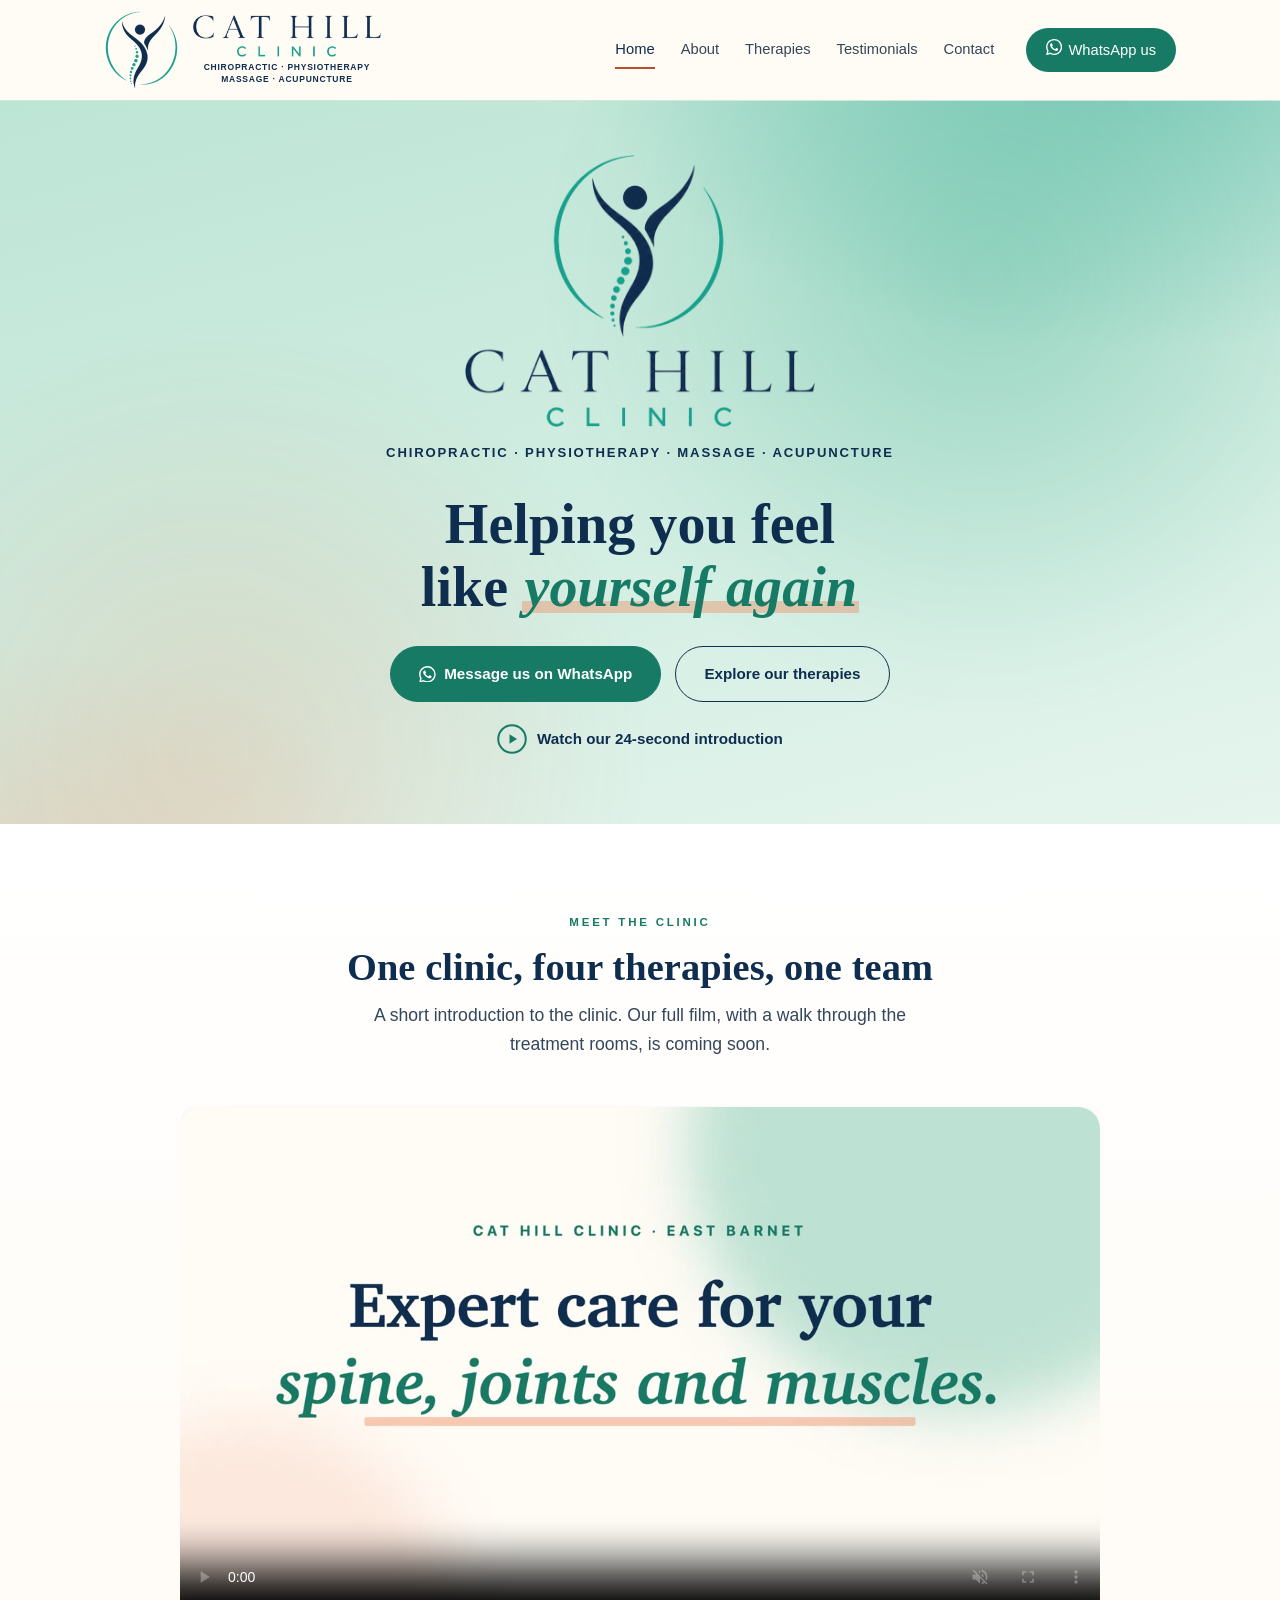
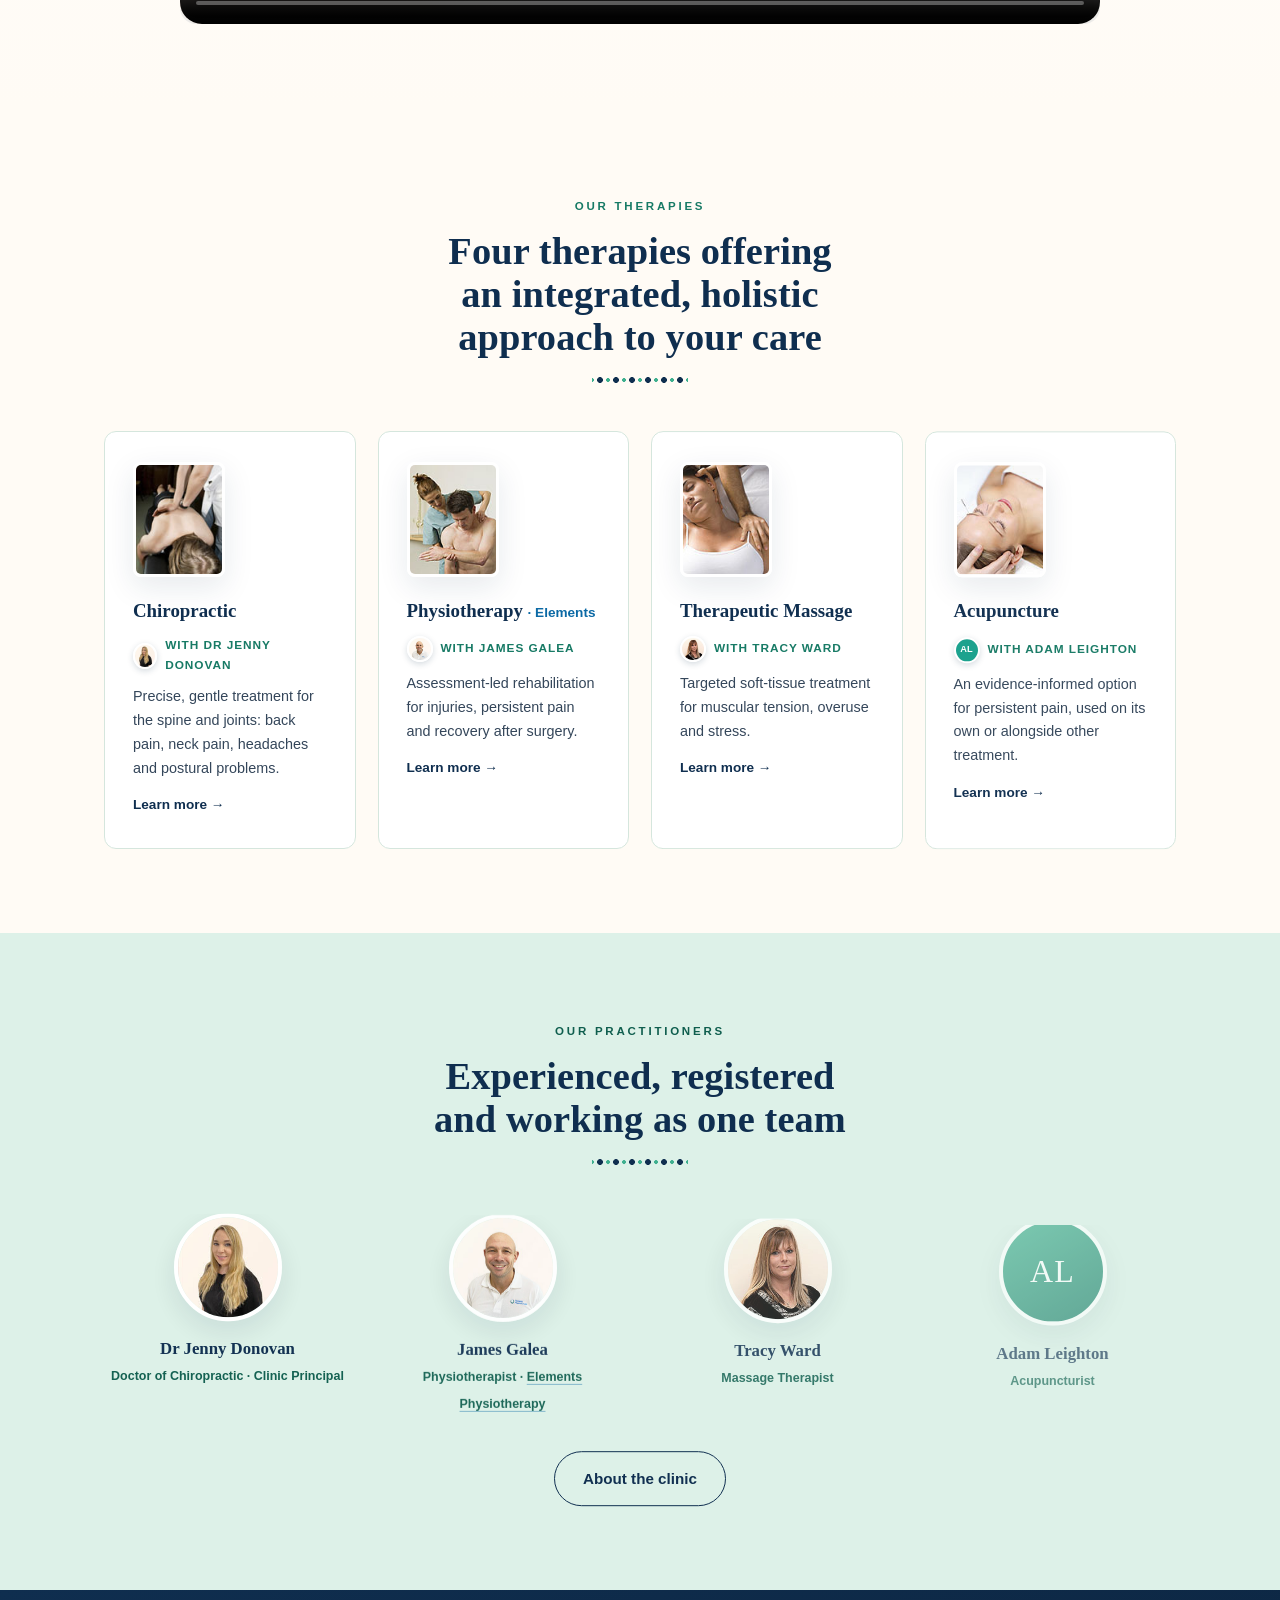
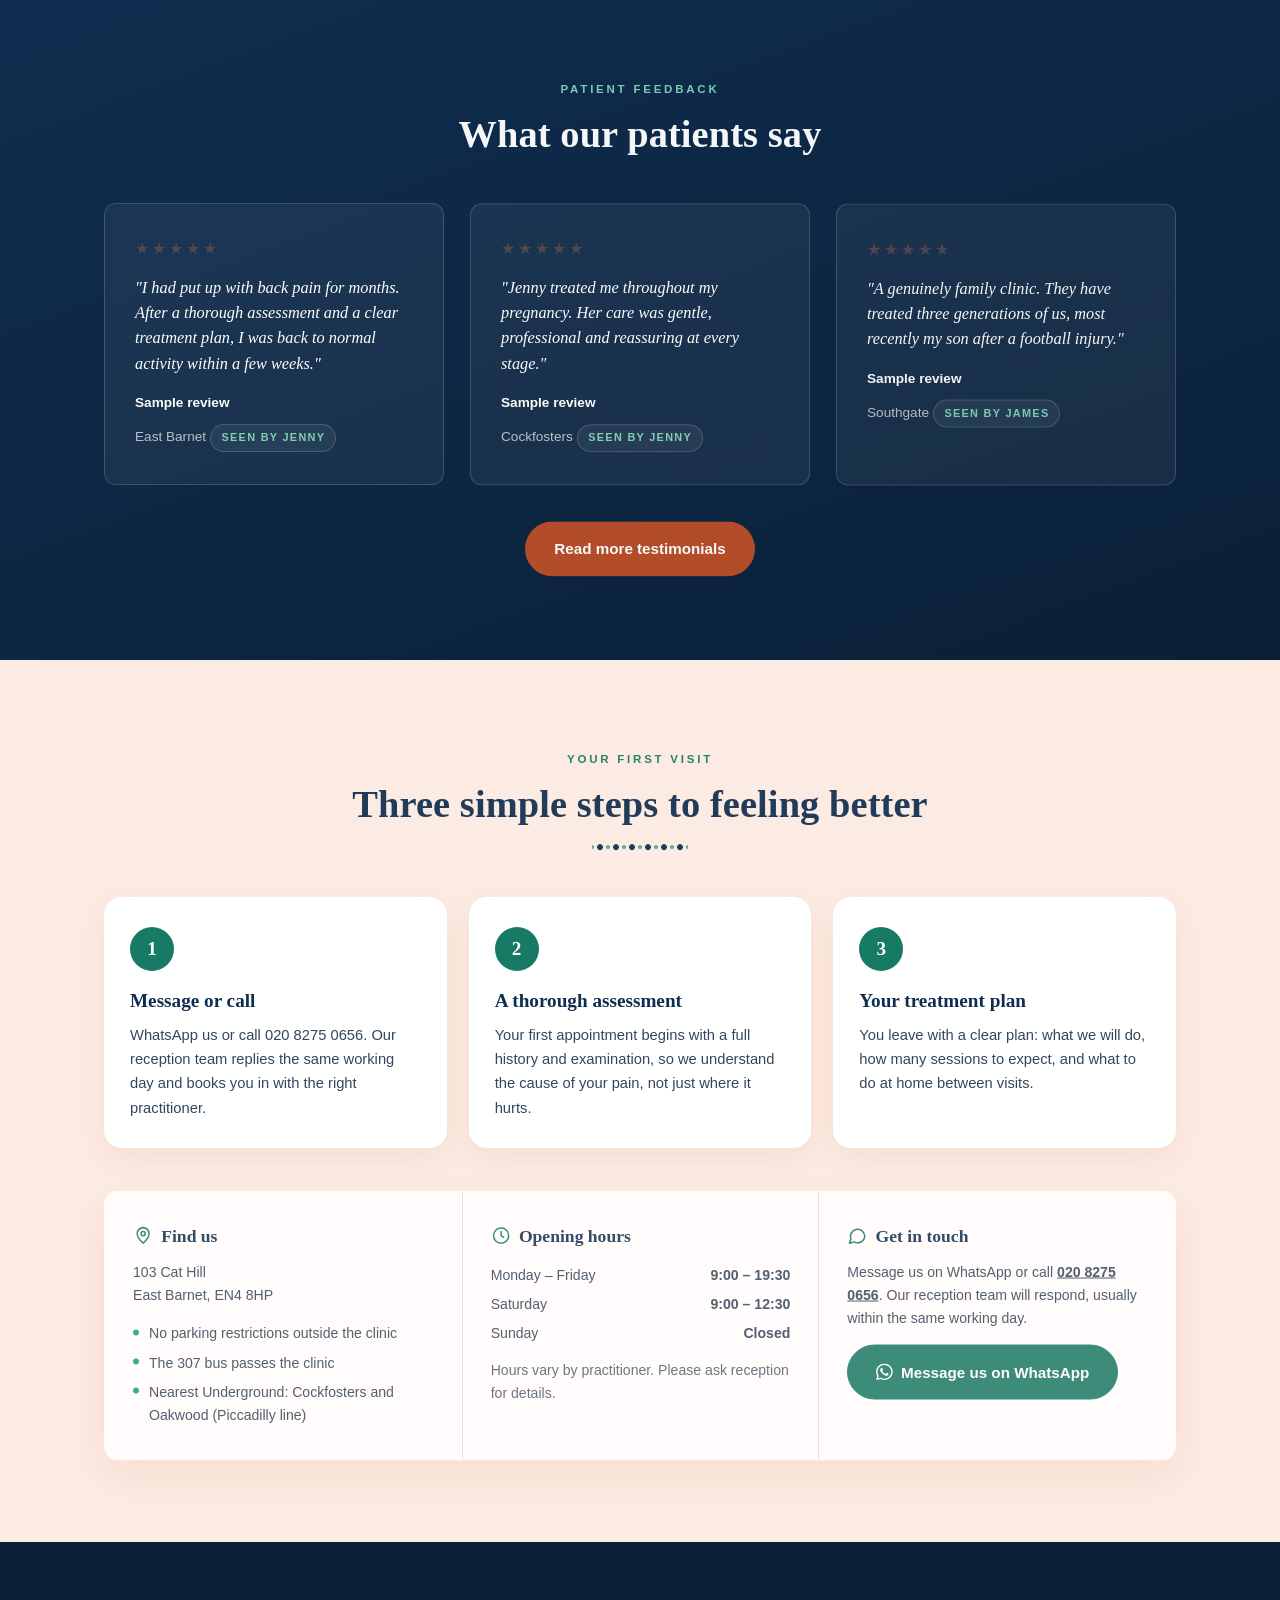
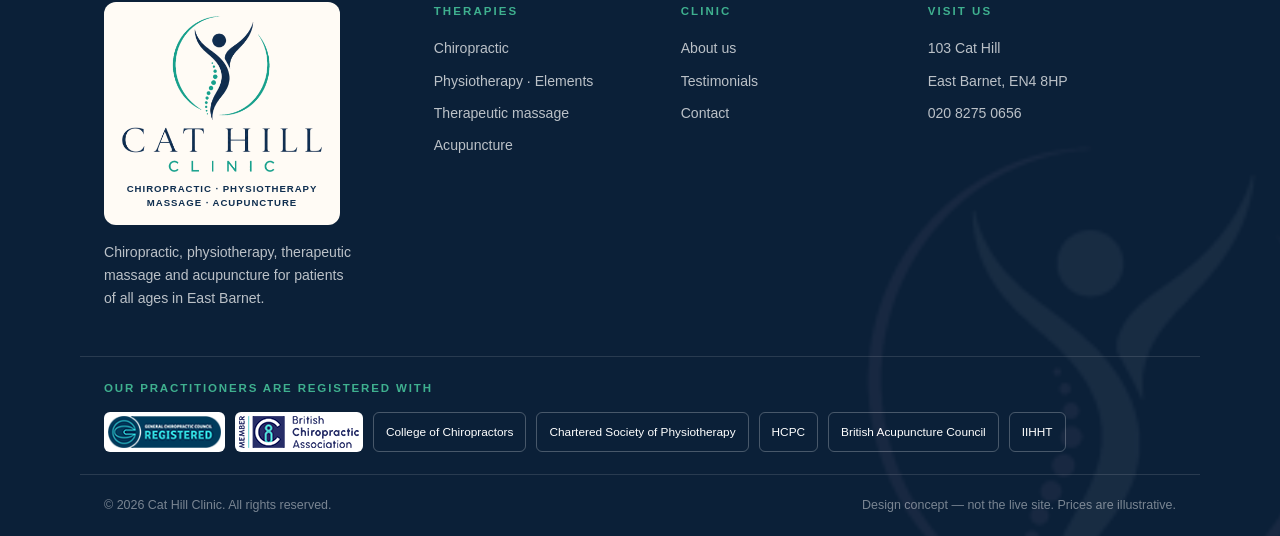
<file: index.html>
<!DOCTYPE html>
<html lang="en-GB">
<head>
<meta charset="UTF-8">
<meta name="viewport" content="width=device-width, initial-scale=1.0">
<title>Cat Hill Clinic — Chiropractic, Physiotherapy, Massage &amp; Acupuncture in East Barnet</title>
<meta name="description" content="Cat Hill Clinic, East Barnet: chiropractic, physiotherapy, therapeutic massage and acupuncture from registered practitioners, established 1997.">
<link rel="icon" href="assets/logo-icon-v3.png">
<link rel="canonical" href="https://cathillclinic.co.uk/">
<meta property="og:type" content="website">
<meta property="og:site_name" content="Cat Hill Clinic">
<meta property="og:title" content="Cat Hill Clinic – Chiropractic, Physiotherapy, Massage &amp; Acupuncture in East Barnet">
<meta property="og:description" content="A family clinic in East Barnet since 1997. Chiropractic with Dr Jenny Donovan and physiotherapy with James Galea of Elements Physiotherapy.">
<meta property="og:url" content="https://kpanayi7.github.io/cathill-clinic-v2/">
<meta property="og:image" content="https://kpanayi7.github.io/cathill-clinic-v2/assets/og-cathill.png">
<meta property="og:image:width" content="1200">
<meta property="og:image:height" content="630">
<meta name="twitter:card" content="summary_large_image">
<script type="application/ld+json">
{
  "@context": "https://schema.org",
  "@graph": [
    {
      "@type": "MedicalClinic",
      "@id": "https://cathillclinic.co.uk/#clinic",
      "name": "Cat Hill Clinic",
      "url": "https://cathillclinic.co.uk/",
      "logo": "https://cathillclinic.co.uk/assets/logo-stacked-v3.png",
      "image": "https://cathillclinic.co.uk/assets/og-cathill.png",
      "telephone": "+442082750656",
      "foundingDate": "1997",
      "address": { "@type": "PostalAddress", "streetAddress": "103 Cat Hill", "addressLocality": "East Barnet", "addressRegion": "London", "postalCode": "EN4 8HP", "addressCountry": "GB" },
      "geo": { "@type": "GeoCoordinates", "latitude": 51.6449836, "longitude": -0.15721 },
      "medicalSpecialty": ["Musculoskeletal", "PhysicalTherapy"],
      "availableService": [
        { "@type": "MedicalTherapy", "name": "Chiropractic" },
        { "@type": "MedicalTherapy", "name": "Physiotherapy" },
        { "@type": "MedicalTherapy", "name": "Therapeutic massage" },
        { "@type": "MedicalTherapy", "name": "Acupuncture" }
      ],
      "member": [
        { "@type": "Person", "name": "Dr Jenny Donovan", "jobTitle": "Doctor of Chiropractic, Clinic Principal" },
        { "@id": "https://cathillclinic.co.uk/elements-physiotherapy#james" },
        { "@type": "Person", "name": "Tracy Ward", "jobTitle": "Therapeutic Massage Therapist" }
      ],
      "department": { "@id": "https://cathillclinic.co.uk/elements-physiotherapy#elements" }
    },
    {
      "@type": "Physiotherapy",
      "@id": "https://cathillclinic.co.uk/elements-physiotherapy#elements",
      "name": "Elements Physiotherapy",
      "alternateName": ["Elements Physio", "Elements Physiotherapy Barnet"],
      "url": "https://cathillclinic.co.uk/elements-physiotherapy"
    },
    {
      "@type": "Person",
      "@id": "https://cathillclinic.co.uk/elements-physiotherapy#james",
      "name": "James Galea",
      "jobTitle": "Physiotherapist"
    }
  ]
}
</script>
<meta name="robots" content="noindex, nofollow">
<script>!function(d){if(matchMedia('(prefers-reduced-motion: reduce)').matches)return;d.classList.add('amp-motion');setTimeout(function(){if(!(window.AMPMotion&&AMPMotion.ready)){d.classList.remove('amp-motion');d.setAttribute('data-amp-gaveup','')}},3000)}(document.documentElement)</script>
<link rel="stylesheet" href="motion-kit/amp-motion.css">
<link rel="stylesheet" href="css/style.css">
</head>
<body>

<header class="site-header" data-motion-header>
  <div class="wrap header-in">
    <a class="brand" href="index.html">
      <img class="brand-icon" src="assets/logo-icon-v3.png" alt=""><span class="brand-text"><img class="brand-word" src="assets/logo-wordmark-v3.png" alt="Cat Hill Clinic"><span class="brand-tag" aria-hidden="true"><span>Chiropractic · Physiotherapy</span><span>Massage · Acupuncture</span></span></span>
    </a>
    <nav class="main-nav" id="nav" aria-label="Main navigation">
      <a href="index.html" class="active">Home</a>
      <a href="about.html">About</a>
      <a href="therapies.html">Therapies</a>
      <a href="testimonials.html">Testimonials</a>
      <a href="contact.html">Contact</a>
      <a data-wa="clinic" href="https://wa.me/447359086157?text=Hi%20Cat%20Hill%20Clinic%2C%20I%27d%20like%20to%20book%20an%20appointment" class="nav-cta" target="_blank" rel="noopener"><span class="wa-ic" aria-hidden="true"><svg viewBox="0 0 24 24" fill="currentColor" aria-hidden="true" focusable="false"><path d="M17.472 14.382c-.297-.149-1.758-.867-2.03-.967-.273-.099-.471-.148-.67.15-.197.297-.767.966-.94 1.164-.173.199-.347.223-.644.075-.297-.15-1.255-.463-2.39-1.475-.883-.788-1.48-1.761-1.653-2.059-.173-.297-.018-.458.13-.606.134-.133.298-.347.446-.52.149-.174.198-.298.298-.497.099-.198.05-.371-.025-.52-.075-.149-.669-1.612-.916-2.207-.242-.579-.487-.5-.669-.51-.173-.008-.371-.01-.57-.01-.198 0-.52.074-.792.372-.272.297-1.04 1.016-1.04 2.479 0 1.462 1.065 2.875 1.213 3.074.149.198 2.096 3.2 5.077 4.487.709.306 1.262.489 1.694.625.712.227 1.36.195 1.871.118.571-.085 1.758-.719 2.006-1.413.248-.694.248-1.289.173-1.413-.074-.124-.272-.198-.57-.347m-5.421 7.403h-.004a9.87 9.87 0 0 1-5.031-1.378l-.361-.214-3.741.982.998-3.648-.235-.374a9.86 9.86 0 0 1-1.51-5.26c.001-5.45 4.436-9.884 9.888-9.884 2.64 0 5.122 1.03 6.988 2.898a9.825 9.825 0 0 1 2.893 6.994c-.003 5.45-4.437 9.884-9.885 9.884m8.413-18.297A11.815 11.815 0 0 0 12.05 0C5.495 0 .16 5.335.157 11.892c0 2.096.547 4.142 1.588 5.945L.057 24l6.305-1.654a11.882 11.882 0 0 0 5.683 1.448h.005c6.554 0 11.89-5.335 11.893-11.893a11.821 11.821 0 0 0-3.48-8.413Z"/></svg></span>WhatsApp us</a>
    </nav>
    <button class="nav-toggle" aria-label="Menu" aria-expanded="false" aria-controls="nav"><span></span><span></span><span></span></button>
  </div>
</header>

<section class="hero hero-simple" data-motion="wash">
  <!-- Background photo slot: when the new photos arrive (and later the clinic film), add
       <img class="hero-media" src="assets/hero.jpg" alt=""> (later, the clinic film as a muted <video class="hero-media">) as the
       first child of this section. CSS already layers it under the content with a soft brand tint. -->
  <div class="wrap hero-center">
    <div class="hero-logo" data-motion="rise">
      <img src="assets/logo-stacked-v3.png" alt="Cat Hill Clinic" width="766" height="596">
      <span class="logo-tag"><span>Chiropractic · Physiotherapy</span><span class="lt-sep"> · </span><span>Massage · Acupuncture</span></span>
    </div>
    <h1 data-motion="lines">Helping you feel like <span class="sea-i">yourself again</span></h1>
    <div class="cta-buttons" data-motion="rise">
      <a data-wa="clinic" href="https://wa.me/447359086157?text=Hi%20Cat%20Hill%20Clinic%2C%20I%27d%20like%20to%20book%20an%20appointment" class="btn btn-wa" data-motion="nudge" data-motion-delay="3" target="_blank" rel="noopener"><span class="wa-ic" aria-hidden="true"><svg viewBox="0 0 24 24" fill="currentColor" aria-hidden="true" focusable="false"><path d="M17.472 14.382c-.297-.149-1.758-.867-2.03-.967-.273-.099-.471-.148-.67.15-.197.297-.767.966-.94 1.164-.173.199-.347.223-.644.075-.297-.15-1.255-.463-2.39-1.475-.883-.788-1.48-1.761-1.653-2.059-.173-.297-.018-.458.13-.606.134-.133.298-.347.446-.52.149-.174.198-.298.298-.497.099-.198.05-.371-.025-.52-.075-.149-.669-1.612-.916-2.207-.242-.579-.487-.5-.669-.51-.173-.008-.371-.01-.57-.01-.198 0-.52.074-.792.372-.272.297-1.04 1.016-1.04 2.479 0 1.462 1.065 2.875 1.213 3.074.149.198 2.096 3.2 5.077 4.487.709.306 1.262.489 1.694.625.712.227 1.36.195 1.871.118.571-.085 1.758-.719 2.006-1.413.248-.694.248-1.289.173-1.413-.074-.124-.272-.198-.57-.347m-5.421 7.403h-.004a9.87 9.87 0 0 1-5.031-1.378l-.361-.214-3.741.982.998-3.648-.235-.374a9.86 9.86 0 0 1-1.51-5.26c.001-5.45 4.436-9.884 9.888-9.884 2.64 0 5.122 1.03 6.988 2.898a9.825 9.825 0 0 1 2.893 6.994c-.003 5.45-4.437 9.884-9.885 9.884m8.413-18.297A11.815 11.815 0 0 0 12.05 0C5.495 0 .16 5.335.157 11.892c0 2.096.547 4.142 1.588 5.945L.057 24l6.305-1.654a11.882 11.882 0 0 0 5.683 1.448h.005c6.554 0 11.89-5.335 11.893-11.893a11.821 11.821 0 0 0-3.48-8.413Z"/></svg></span>Message us on WhatsApp</a>
      <a href="therapies.html" class="btn btn-outline">Explore our therapies</a>
    </div>
    <a class="watch-link" href="#film" data-film-play data-motion="rise"><svg viewBox="0 0 24 24" aria-hidden="true" focusable="false"><circle cx="12" cy="12" r="11" fill="none" stroke="currentColor" stroke-width="1.6"/><path d="M10 8.2v7.6l6-3.8z" fill="currentColor"/></svg>Watch our 24-second introduction</a>
  </div>
</section>

<section class="section video-sec" id="film">
  <div class="wrap">
    <div class="section-head center" data-motion="rise">
      <span class="eyebrow">Meet the clinic</span>
      <h2>One clinic, four therapies, one team</h2>
      <p class="lede" style="margin: 0 auto;">A short introduction to the clinic. Our full film, with a walk through the treatment rooms, is coming soon.</p>
    </div>
    <figure class="video-frame" data-motion="unveil">
      <div class="film" data-film>
        <video controls muted playsinline preload="metadata" poster="assets/video/cathill-film-poster.jpg" aria-label="Cat Hill Clinic in twenty-four seconds: our four therapies, our practitioners, and how to book">
          <source src="assets/video/cathill-film.mp4" type="video/mp4">
        </video>
        <div class="film-ui" hidden>
          <button class="film-sound" type="button" aria-pressed="false">Sound on</button>
          <button class="film-replay" type="button" hidden>Replay</button>
        </div>
      </div>
    </figure>
  </div>
</section>

<section class="section">
  <div class="wrap">
    <div class="section-head center" data-motion="rise">
      <span class="eyebrow">Our therapies</span>
      <h2>Four therapies offering an integrated, holistic approach to your care</h2>
      <div class="spine-h"></div>
    </div>
    <div class="grid-4" data-motion="rise" data-motion-stagger>
      <a class="card therapy-card" href="chiropractic.html">
        <img class="t-photo" src="assets/chiropractic.jpg" alt="Chiropractic treatment at Cat Hill Clinic">
        <h3>Chiropractic</h3>
        <span class="who"><img src="assets/jennifer2.jpg" alt="">with Dr Jenny Donovan</span>
        <p>Precise, gentle treatment for the spine and joints: back pain, neck pain, headaches and postural problems.</p>
        <span class="more">Learn more <span class="arr" aria-hidden="true">→</span></span>
      </a>
      <a class="card therapy-card" href="elements-physiotherapy.html">
        <img class="t-photo" src="assets/general.jpg" alt="Physiotherapy at Cat Hill Clinic">
        <h3>Physiotherapy <span class="h3-sub">· Elements</span></h3>
        <span class="who"><img src="assets/jamesgalea.jpg" alt="">with James Galea</span>
        <p>Assessment-led rehabilitation for injuries, persistent pain and recovery after surgery.</p>
        <span class="more">Learn more <span class="arr" aria-hidden="true">→</span></span>
      </a>
      <a class="card therapy-card" href="massage.html">
        <img class="t-photo" src="assets/sports_massage.jpg" alt="Therapeutic massage at Cat Hill Clinic">
        <h3>Therapeutic Massage</h3>
        <span class="who"><img src="assets/tracy.jpg" alt="">with Tracy Ward</span>
        <p>Targeted soft-tissue treatment for muscular tension, overuse and stress.</p>
        <span class="more">Learn more <span class="arr" aria-hidden="true">→</span></span>
      </a>
      <a class="card therapy-card" href="acupuncture.html">
        <img class="t-photo" src="assets/acupuncture.jpg" alt="Acupuncture at Cat Hill Clinic">
        <h3>Acupuncture</h3>
        <span class="who"><span class="ini" aria-hidden="true">AL</span>with Adam Leighton</span>
        <p>An evidence-informed option for persistent pain, used on its own or alongside other treatment.</p>
        <span class="more">Learn more <span class="arr" aria-hidden="true">→</span></span>
      </a>
    </div>
  </div>
</section>

<section class="section mint">
  <div class="wrap">
    <div class="section-head center" data-motion="rise">
      <span class="eyebrow">Our practitioners</span>
      <h2>Experienced, registered and working as one team</h2>
      <div class="spine-h"></div>
    </div>
    <div class="grid-4 team-grid" data-motion="unveil" data-motion-stagger>
      <div class="team-mini">
        <img src="assets/jennifer2.jpg" alt="Dr Jenny Donovan">
        <h3>Dr Jenny Donovan</h3>
        <span>Doctor of Chiropractic · Clinic Principal</span>
      </div>
      <div class="team-mini">
        <img src="assets/jamesgalea.jpg" alt="James Galea">
        <h3>James Galea</h3>
        <span>Physiotherapist · <a href="elements-physiotherapy.html">Elements Physiotherapy</a></span>
      </div>
      <div class="team-mini">
        <img src="assets/tracy.jpg" alt="Tracy Ward">
        <h3>Tracy Ward</h3>
        <span>Massage Therapist</span>
      </div>
      <div class="team-mini">
        <div class="ini-photo" role="img" aria-label="Photo of Adam Leighton coming soon">AL</div>
        <h3>Adam Leighton</h3>
        <span>Acupuncturist</span>
      </div>
    </div>
    <div style="text-align:center; margin-top: 36px;" data-motion="rise">
      <a href="about.html" class="btn btn-outline">About the clinic</a>
    </div>
  </div>
</section>



<section class="section deep">
  <div class="wrap">
    <div class="section-head center" data-motion="rise">
      <span class="eyebrow">Patient feedback</span>
      <h2>What our patients say</h2>
    </div>
    <div class="grid-3" data-motion="rise" data-motion-stagger>
      <div class="quote-card">
        <div class="stars" role="img" aria-label="5 out of 5 stars"><span>★</span><span>★</span><span>★</span><span>★</span><span>★</span></div>
        <blockquote>"I had put up with back pain for months. After a thorough assessment and a clear treatment plan, I was back to normal activity within a few weeks."</blockquote>
        <cite><b>Sample review</b>East Barnet</cite>
        <span class="seen-by">Seen by Jenny</span>
      </div>
      <div class="quote-card">
        <div class="stars" role="img" aria-label="5 out of 5 stars"><span>★</span><span>★</span><span>★</span><span>★</span><span>★</span></div>
        <blockquote>"Jenny treated me throughout my pregnancy. Her care was gentle, professional and reassuring at every stage."</blockquote>
        <cite><b>Sample review</b>Cockfosters</cite>
        <span class="seen-by">Seen by Jenny</span>
      </div>
      <div class="quote-card">
        <div class="stars" role="img" aria-label="5 out of 5 stars"><span>★</span><span>★</span><span>★</span><span>★</span><span>★</span></div>
        <blockquote>"A genuinely family clinic. They have treated three generations of us, most recently my son after a football injury."</blockquote>
        <cite><b>Sample review</b>Southgate</cite>
        <span class="seen-by">Seen by James</span>
      </div>
    </div>
    <div style="text-align:center; margin-top: 36px;" data-motion="rise">
      <a href="testimonials.html" class="btn btn-honey">Read more testimonials</a>
    </div>
  </div>
</section>

<section class="section blush">
  <div class="wrap">
    <div class="section-head center" data-motion="rise">
      <span class="eyebrow">Your first visit</span>
      <h2>Three simple steps to feeling better</h2>
      <div class="spine-h"></div>
    </div>
    <ol class="visit-steps" data-motion="steps">
      <li><span class="n">1</span><div><h3>Message or call</h3><p>WhatsApp us or call 020 8275 0656. Our reception team replies the same working day and books you in with the right practitioner.</p></div></li>
      <li><span class="n">2</span><div><h3>A thorough assessment</h3><p>Your first appointment begins with a full history and examination, so we understand the cause of your pain, not just where it hurts.</p></div></li>
      <li><span class="n">3</span><div><h3>Your treatment plan</h3><p>You leave with a clear plan: what we will do, how many sessions to expect, and what to do at home between visits.</p></div></li>
    </ol>
    <div class="visit-panel" data-motion="rise">
      <div>
        <h3><span class="ic ic-pin" aria-hidden="true"><svg viewBox="0 0 24 24" fill="none" stroke="currentColor" stroke-width="1.8" stroke-linecap="round" stroke-linejoin="round" aria-hidden="true" focusable="false"><path d="M12 21s-7-6.2-7-11.5a7 7 0 0 1 14 0C19 14.8 12 21 12 21z"/><circle cx="12" cy="9.5" r="2.5"/></svg></span>Find us</h3>
        <p>103 Cat Hill<br>East Barnet, EN4 8HP</p>
        <ul class="getting-here">
          <li>No parking restrictions outside the clinic</li>
          <li>The 307 bus passes the clinic</li>
          <li>Nearest Underground: Cockfosters and Oakwood (Piccadilly line)</li>
        </ul>
      </div>
      <div>
        <h3><span class="ic ic-clock" aria-hidden="true"><svg viewBox="0 0 24 24" fill="none" stroke="currentColor" stroke-width="1.8" stroke-linecap="round" stroke-linejoin="round" aria-hidden="true" focusable="false"><circle cx="12" cy="12" r="9"/><path d="M12 7v5l3 2"/></svg></span>Opening hours</h3>
        <ul>
          <li><span>Monday – Friday</span><b>9:00 – 19:30</b></li>
          <li><span>Saturday</span><b>9:00 – 12:30</b></li>
          <li><span>Sunday</span><b>Closed</b></li>
        </ul>
        <p class="hours-note">Hours vary by practitioner. Please ask reception for details.</p>
      </div>
      <div>
        <h3><span class="ic ic-chat" aria-hidden="true"><svg viewBox="0 0 24 24" fill="none" stroke="currentColor" stroke-width="1.8" stroke-linecap="round" stroke-linejoin="round" aria-hidden="true" focusable="false"><path d="M21 12a8.5 8.5 0 0 1-12.6 7.4L3 21l1.6-5.1A8.5 8.5 0 1 1 21 12z"/></svg></span>Get in touch</h3>
        <p>Message us on WhatsApp or call <a href="tel:02082750656"><b>020 8275 0656</b></a>. Our reception team will respond, usually within the same working day.</p>
        <a data-wa="clinic" href="https://wa.me/447359086157?text=Hi%20Cat%20Hill%20Clinic%2C%20I%27d%20like%20to%20book%20an%20appointment" class="btn btn-wa" style="margin-top: 14px;" target="_blank" rel="noopener"><span class="wa-ic" aria-hidden="true"><svg viewBox="0 0 24 24" fill="currentColor" aria-hidden="true" focusable="false"><path d="M17.472 14.382c-.297-.149-1.758-.867-2.03-.967-.273-.099-.471-.148-.67.15-.197.297-.767.966-.94 1.164-.173.199-.347.223-.644.075-.297-.15-1.255-.463-2.39-1.475-.883-.788-1.48-1.761-1.653-2.059-.173-.297-.018-.458.13-.606.134-.133.298-.347.446-.52.149-.174.198-.298.298-.497.099-.198.05-.371-.025-.52-.075-.149-.669-1.612-.916-2.207-.242-.579-.487-.5-.669-.51-.173-.008-.371-.01-.57-.01-.198 0-.52.074-.792.372-.272.297-1.04 1.016-1.04 2.479 0 1.462 1.065 2.875 1.213 3.074.149.198 2.096 3.2 5.077 4.487.709.306 1.262.489 1.694.625.712.227 1.36.195 1.871.118.571-.085 1.758-.719 2.006-1.413.248-.694.248-1.289.173-1.413-.074-.124-.272-.198-.57-.347m-5.421 7.403h-.004a9.87 9.87 0 0 1-5.031-1.378l-.361-.214-3.741.982.998-3.648-.235-.374a9.86 9.86 0 0 1-1.51-5.26c.001-5.45 4.436-9.884 9.888-9.884 2.64 0 5.122 1.03 6.988 2.898a9.825 9.825 0 0 1 2.893 6.994c-.003 5.45-4.437 9.884-9.885 9.884m8.413-18.297A11.815 11.815 0 0 0 12.05 0C5.495 0 .16 5.335.157 11.892c0 2.096.547 4.142 1.588 5.945L.057 24l6.305-1.654a11.882 11.882 0 0 0 5.683 1.448h.005c6.554 0 11.89-5.335 11.893-11.893a11.821 11.821 0 0 0-3.48-8.413Z"/></svg></span>Message us on WhatsApp</a>
      </div>
    </div>
  </div>
</section>

<footer class="site-footer">
  <div class="wrap footer-in">
    <div class="footer-brand">
      <div class="footer-logo"><img src="assets/logo-stacked-v3.png" alt="Cat Hill Clinic"><span class="logo-tag"><span>Chiropractic · Physiotherapy</span><span class="lt-sep"> · </span><span>Massage · Acupuncture</span></span></div>
      <p>Chiropractic, physiotherapy, therapeutic massage and acupuncture for patients of all ages in East Barnet.</p>
    </div>
    <div>
      <h4>Therapies</h4>
      <ul>
        <li><a href="chiropractic.html">Chiropractic</a></li>
        <li><a href="elements-physiotherapy.html">Physiotherapy · Elements</a></li>
        <li><a href="massage.html">Therapeutic massage</a></li>
        <li><a href="acupuncture.html">Acupuncture</a></li>
      </ul>
    </div>
    <div>
      <h4>Clinic</h4>
      <ul>
        <li><a href="about.html">About us</a></li>
        <li><a href="testimonials.html">Testimonials</a></li>
        <li><a href="contact.html">Contact</a></li>
      </ul>
    </div>
    <div>
      <h4>Visit us</h4>
      <ul>
        <li>103 Cat Hill</li>
        <li>East Barnet, EN4 8HP</li>
        <li><a href="tel:02082750656">020 8275 0656</a></li>
      </ul>
    </div>
  </div>
  <div class="wrap footer-bodies" aria-label="Professional registrations">
    <span class="fb-label">Our practitioners are registered with</span>
    <ul>
      <li><img src="assets/GCC_logo.png" alt="General Chiropractic Council"></li>
      <li><img src="assets/BCA_logo.png" alt="British Chiropractic Association"></li>
      <li><span class="fb-chip">College of Chiropractors</span></li>
      <li><span class="fb-chip">Chartered Society of Physiotherapy</span></li>
      <li><span class="fb-chip">HCPC</span></li>
      <li><span class="fb-chip">British Acupuncture Council</span></li>
      <li><span class="fb-chip">IIHHT</span></li>
    </ul>
  </div>
  <div class="wrap footer-legal">
    <span>© 2026 Cat Hill Clinic. All rights reserved.</span>
    <span>Design concept — not the live site. Prices are illustrative.</span>
  </div>
</footer>

<div class="mobile-bar" aria-label="Quick contact">
  <a data-wa="clinic" href="https://wa.me/447359086157?text=Hi%20Cat%20Hill%20Clinic%2C%20I%27d%20like%20to%20book%20an%20appointment" class="btn btn-wa" target="_blank" rel="noopener"><span class="wa-ic" aria-hidden="true"><svg viewBox="0 0 24 24" fill="currentColor" aria-hidden="true" focusable="false"><path d="M17.472 14.382c-.297-.149-1.758-.867-2.03-.967-.273-.099-.471-.148-.67.15-.197.297-.767.966-.94 1.164-.173.199-.347.223-.644.075-.297-.15-1.255-.463-2.39-1.475-.883-.788-1.48-1.761-1.653-2.059-.173-.297-.018-.458.13-.606.134-.133.298-.347.446-.52.149-.174.198-.298.298-.497.099-.198.05-.371-.025-.52-.075-.149-.669-1.612-.916-2.207-.242-.579-.487-.5-.669-.51-.173-.008-.371-.01-.57-.01-.198 0-.52.074-.792.372-.272.297-1.04 1.016-1.04 2.479 0 1.462 1.065 2.875 1.213 3.074.149.198 2.096 3.2 5.077 4.487.709.306 1.262.489 1.694.625.712.227 1.36.195 1.871.118.571-.085 1.758-.719 2.006-1.413.248-.694.248-1.289.173-1.413-.074-.124-.272-.198-.57-.347m-5.421 7.403h-.004a9.87 9.87 0 0 1-5.031-1.378l-.361-.214-3.741.982.998-3.648-.235-.374a9.86 9.86 0 0 1-1.51-5.26c.001-5.45 4.436-9.884 9.888-9.884 2.64 0 5.122 1.03 6.988 2.898a9.825 9.825 0 0 1 2.893 6.994c-.003 5.45-4.437 9.884-9.885 9.884m8.413-18.297A11.815 11.815 0 0 0 12.05 0C5.495 0 .16 5.335.157 11.892c0 2.096.547 4.142 1.588 5.945L.057 24l6.305-1.654a11.882 11.882 0 0 0 5.683 1.448h.005c6.554 0 11.89-5.335 11.893-11.893a11.821 11.821 0 0 0-3.48-8.413Z"/></svg></span>WhatsApp</a>
  <a href="tel:02082750656" class="btn btn-outline"><span class="ic ic-phone" aria-hidden="true"><svg viewBox="0 0 24 24" fill="none" stroke="currentColor" stroke-width="1.8" stroke-linecap="round" stroke-linejoin="round" aria-hidden="true" focusable="false"><path d="M22 16.9v3a2 2 0 0 1-2.2 2 19.8 19.8 0 0 1-8.6-3.1 19.5 19.5 0 0 1-6-6A19.8 19.8 0 0 1 2.1 4.2 2 2 0 0 1 4.1 2h3a2 2 0 0 1 2 1.7c.1.9.4 1.8.7 2.7a2 2 0 0 1-.5 2.1L8 9.8a16 16 0 0 0 6 6l1.3-1.3a2 2 0 0 1 2.1-.4c.9.3 1.8.6 2.7.7a2 2 0 0 1 1.7 2z"/></svg></span>Call</a>
</div>

<script defer src="motion-kit/vendor/gsap.min.js"></script>
<script defer src="motion-kit/vendor/SplitText.min.js"></script>
<script defer src="motion-kit/vendor/DrawSVGPlugin.min.js"></script>
<script defer src="motion-kit/amp-motion.js"></script>
<script defer src="js/main.js"></script>
</body>
</html>
</file>
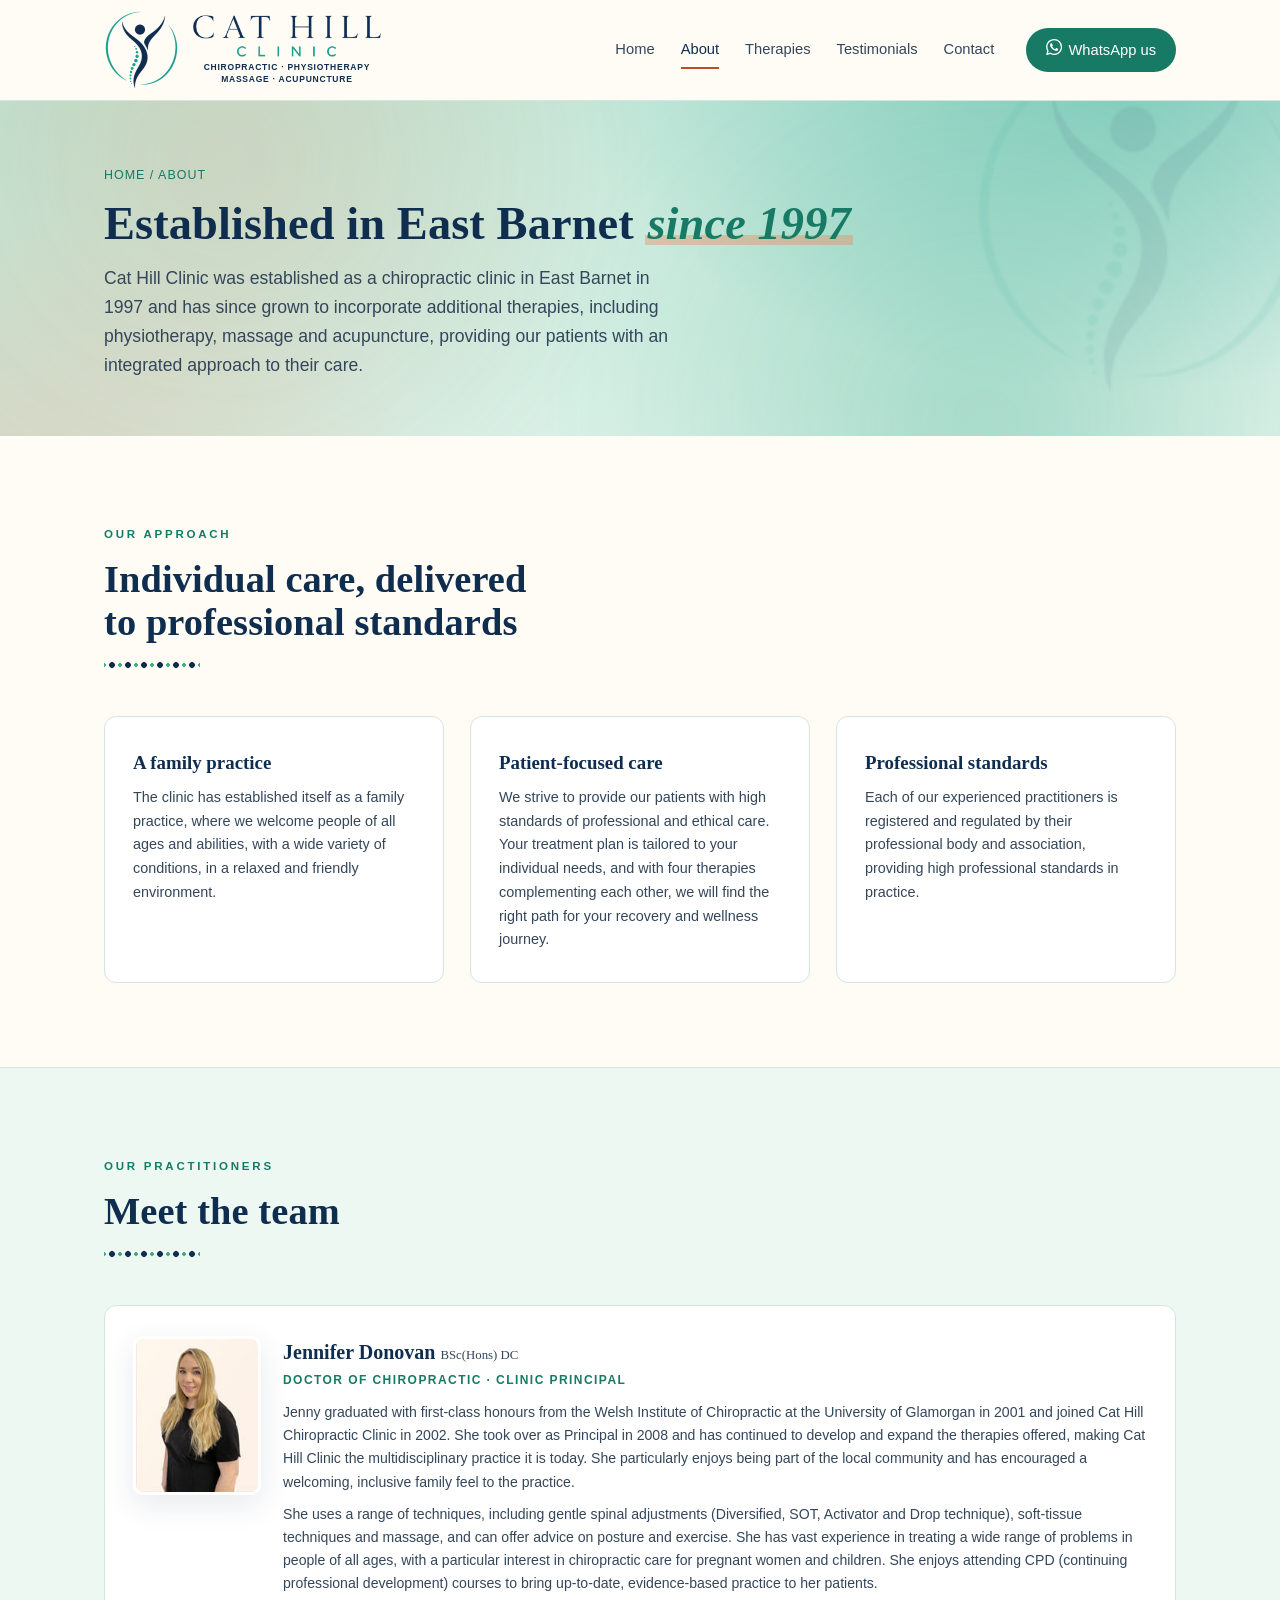
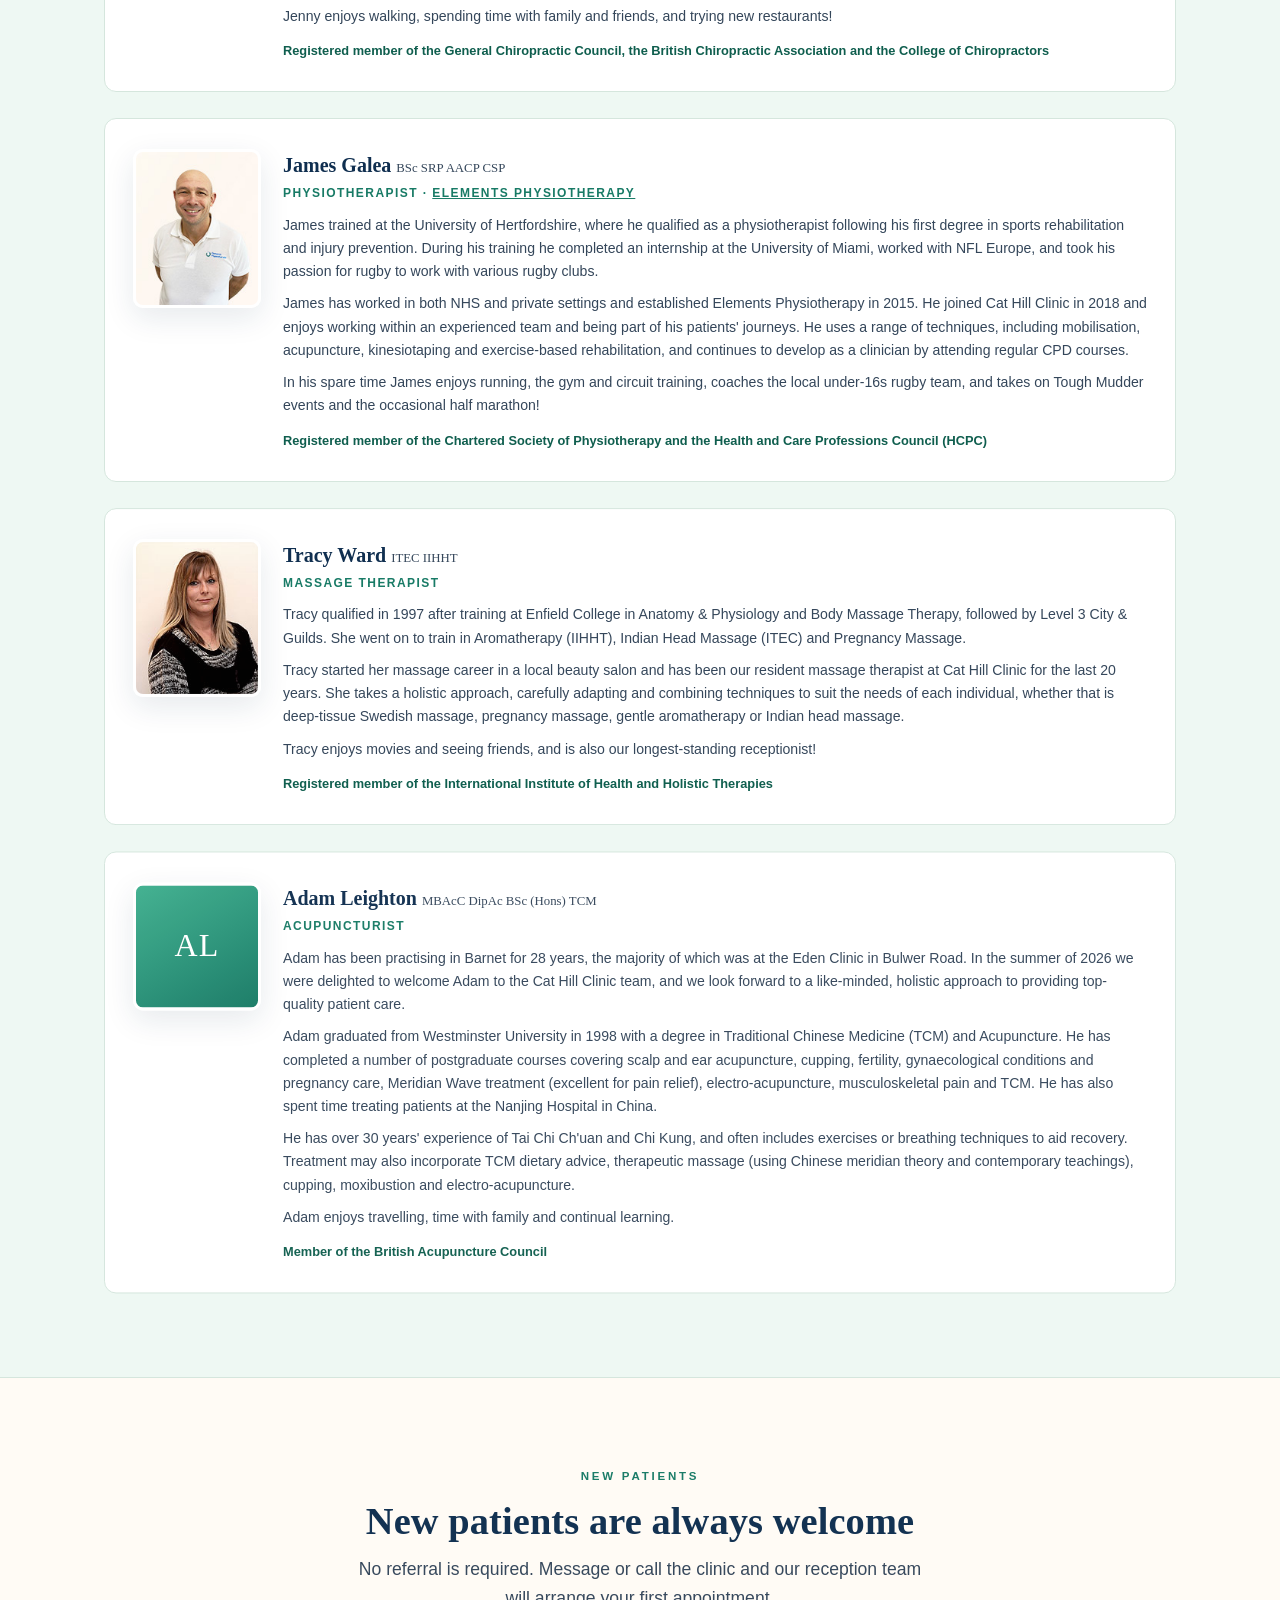
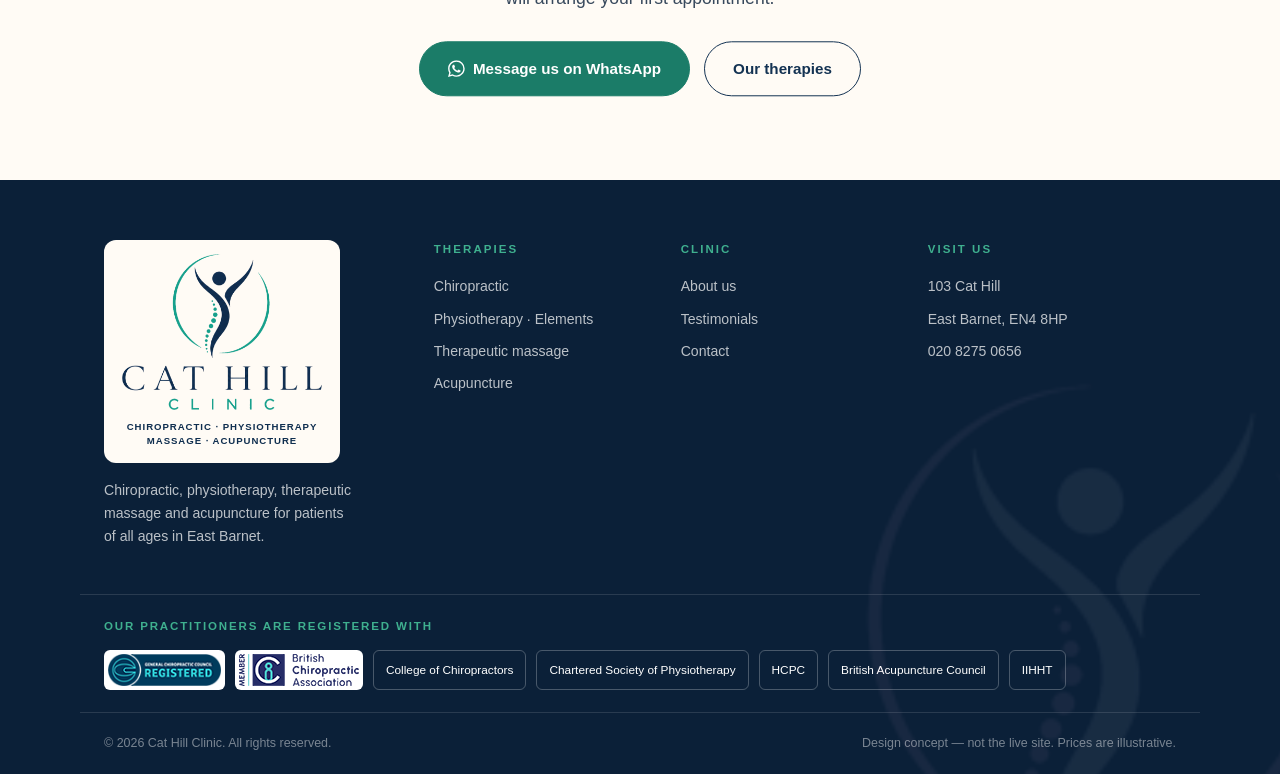
<file: about.html>
<!DOCTYPE html>
<html lang="en-GB">
<head>
<meta charset="UTF-8">
<meta name="viewport" content="width=device-width, initial-scale=1.0">
<title>About — Cat Hill Clinic</title>
<meta name="description" content="A family clinic in East Barnet since 1997. Meet the Cat Hill Clinic team.">
<link rel="icon" href="assets/logo-icon-v3.png">
<meta name="robots" content="noindex, nofollow">
<script>!function(d){if(matchMedia('(prefers-reduced-motion: reduce)').matches)return;d.classList.add('amp-motion');setTimeout(function(){if(!(window.AMPMotion&&AMPMotion.ready)){d.classList.remove('amp-motion');d.setAttribute('data-amp-gaveup','')}},3000)}(document.documentElement)</script>
<link rel="stylesheet" href="motion-kit/amp-motion.css">
<link rel="stylesheet" href="css/style.css">
</head>
<body>

<header class="site-header" data-motion-header>
  <div class="wrap header-in">
    <a class="brand" href="index.html">
      <img class="brand-icon" src="assets/logo-icon-v3.png" alt=""><span class="brand-text"><img class="brand-word" src="assets/logo-wordmark-v3.png" alt="Cat Hill Clinic"><span class="brand-tag" aria-hidden="true"><span>Chiropractic · Physiotherapy</span><span>Massage · Acupuncture</span></span></span>
    </a>
    <nav class="main-nav" id="nav" aria-label="Main navigation">
      <a href="index.html">Home</a>
      <a href="about.html" class="active">About</a>
      <a href="therapies.html">Therapies</a>
      <a href="testimonials.html">Testimonials</a>
      <a href="contact.html">Contact</a>
      <a data-wa="clinic" href="https://wa.me/447359086157?text=Hi%20Cat%20Hill%20Clinic%2C%20I%27d%20like%20to%20book%20an%20appointment" class="nav-cta" target="_blank" rel="noopener"><span class="wa-ic" aria-hidden="true"><svg viewBox="0 0 24 24" fill="currentColor" aria-hidden="true" focusable="false"><path d="M17.472 14.382c-.297-.149-1.758-.867-2.03-.967-.273-.099-.471-.148-.67.15-.197.297-.767.966-.94 1.164-.173.199-.347.223-.644.075-.297-.15-1.255-.463-2.39-1.475-.883-.788-1.48-1.761-1.653-2.059-.173-.297-.018-.458.13-.606.134-.133.298-.347.446-.52.149-.174.198-.298.298-.497.099-.198.05-.371-.025-.52-.075-.149-.669-1.612-.916-2.207-.242-.579-.487-.5-.669-.51-.173-.008-.371-.01-.57-.01-.198 0-.52.074-.792.372-.272.297-1.04 1.016-1.04 2.479 0 1.462 1.065 2.875 1.213 3.074.149.198 2.096 3.2 5.077 4.487.709.306 1.262.489 1.694.625.712.227 1.36.195 1.871.118.571-.085 1.758-.719 2.006-1.413.248-.694.248-1.289.173-1.413-.074-.124-.272-.198-.57-.347m-5.421 7.403h-.004a9.87 9.87 0 0 1-5.031-1.378l-.361-.214-3.741.982.998-3.648-.235-.374a9.86 9.86 0 0 1-1.51-5.26c.001-5.45 4.436-9.884 9.888-9.884 2.64 0 5.122 1.03 6.988 2.898a9.825 9.825 0 0 1 2.893 6.994c-.003 5.45-4.437 9.884-9.885 9.884m8.413-18.297A11.815 11.815 0 0 0 12.05 0C5.495 0 .16 5.335.157 11.892c0 2.096.547 4.142 1.588 5.945L.057 24l6.305-1.654a11.882 11.882 0 0 0 5.683 1.448h.005c6.554 0 11.89-5.335 11.893-11.893a11.821 11.821 0 0 0-3.48-8.413Z"/></svg></span>WhatsApp us</a>
    </nav>
    <button class="nav-toggle" aria-label="Menu" aria-expanded="false" aria-controls="nav"><span></span><span></span><span></span></button>
  </div>
</header>

<section class="page-hero" data-motion="wash">
  <div class="wrap">
    <div class="crumb"><a href="index.html">Home</a> / About</div>
    <h1 data-motion="lines">Established in East Barnet <span class="sea-i">since 1997</span></h1>
    <p class="lede">Cat Hill Clinic was established as a chiropractic clinic in East Barnet in 1997 and has since grown to incorporate additional therapies, including physiotherapy, massage and acupuncture, providing our patients with an integrated approach to their care.</p>
  </div>
</section>

<section class="section">
  <div class="wrap">
    <div class="section-head" data-motion="rise">
      <span class="eyebrow">Our approach</span>
      <h2>Individual care, delivered to professional standards</h2>
      <div class="spine-h"></div>
    </div>
    <div class="grid-3">
      <div class="card" data-motion="rise">
        <h3>A family practice</h3>
        <p>The clinic has established itself as a family practice, where we welcome people of all ages and abilities, with a wide variety of conditions, in a relaxed and friendly environment.</p>
      </div>
      <div class="card" data-motion="rise">
        <h3>Patient-focused care</h3>
        <p>We strive to provide our patients with high standards of professional and ethical care. Your treatment plan is tailored to your individual needs, and with four therapies complementing each other, we will find the right path for your recovery and wellness journey.</p>
      </div>
      <div class="card" data-motion="rise">
        <h3>Professional standards</h3>
        <p>Each of our experienced practitioners is registered and regulated by their professional body and association, providing high professional standards in practice.</p>
      </div>
    </div>
  </div>
</section>

<section class="section tint">
  <div class="wrap">
    <div class="section-head" data-motion="rise">
      <span class="eyebrow">Our practitioners</span>
      <h2>Meet the team</h2>
      <div class="spine-h"></div>
    </div>
    <div style="display: grid; gap: 26px;">
      <div class="team-card" data-motion="rise">
        <img src="assets/jennifer2.jpg" alt="Dr Jennifer Donovan, Doctor of Chiropractic">
        <div>
          <h3>Jennifer Donovan <span style="font-size:0.8rem; color: var(--body); font-weight: 400;">BSc(Hons) DC</span></h3>
          <div class="t-role">Doctor of Chiropractic · Clinic Principal</div>
          <p>Jenny graduated with first-class honours from the Welsh Institute of Chiropractic at the University of Glamorgan in 2001 and joined Cat Hill Chiropractic Clinic in 2002. She took over as Principal in 2008 and has continued to develop and expand the therapies offered, making Cat Hill Clinic the multidisciplinary practice it is today. She particularly enjoys being part of the local community and has encouraged a welcoming, inclusive family feel to the practice.</p>
          <p>She uses a range of techniques, including gentle spinal adjustments (Diversified, SOT, Activator and Drop technique), soft-tissue techniques and massage, and can offer advice on posture and exercise. She has vast experience in treating a wide range of problems in people of all ages, with a particular interest in chiropractic care for pregnant women and children. She enjoys attending CPD (continuing professional development) courses to bring up-to-date, evidence-based practice to her patients.</p>
          <p>Jenny enjoys walking, spending time with family and friends, and trying new restaurants!</p>
          <p class="t-reg">Registered member of the General Chiropractic Council, the British Chiropractic Association and the College of Chiropractors</p>
        </div>
      </div>
      <div class="team-card" data-motion="rise">
        <img src="assets/jamesgalea.jpg" alt="James Galea, Physiotherapist">
        <div>
          <h3>James Galea <span style="font-size:0.8rem; color: var(--body); font-weight: 400;">BSc SRP AACP CSP</span></h3>
          <div class="t-role">Physiotherapist · <a href="elements-physiotherapy.html">Elements Physiotherapy</a></div>
          <p>James trained at the University of Hertfordshire, where he qualified as a physiotherapist following his first degree in sports rehabilitation and injury prevention. During his training he completed an internship at the University of Miami, worked with NFL Europe, and took his passion for rugby to work with various rugby clubs.</p>
          <p>James has worked in both NHS and private settings and established Elements Physiotherapy in 2015. He joined Cat Hill Clinic in 2018 and enjoys working within an experienced team and being part of his patients' journeys. He uses a range of techniques, including mobilisation, acupuncture, kinesiotaping and exercise-based rehabilitation, and continues to develop as a clinician by attending regular CPD courses.</p>
          <p>In his spare time James enjoys running, the gym and circuit training, coaches the local under-16s rugby team, and takes on Tough Mudder events and the occasional half marathon!</p>
          <p class="t-reg">Registered member of the Chartered Society of Physiotherapy and the Health and Care Professions Council (HCPC)</p>
        </div>
      </div>
      <div class="team-card" data-motion="rise">
        <img src="assets/tracy.jpg" alt="Tracy Ward, Massage Therapist">
        <div>
          <h3>Tracy Ward <span style="font-size:0.8rem; color: var(--body); font-weight: 400;">ITEC IIHHT</span></h3>
          <div class="t-role">Massage Therapist</div>
          <p>Tracy qualified in 1997 after training at Enfield College in Anatomy &amp; Physiology and Body Massage Therapy, followed by Level 3 City &amp; Guilds. She went on to train in Aromatherapy (IIHHT), Indian Head Massage (ITEC) and Pregnancy Massage.</p>
          <p>Tracy started her massage career in a local beauty salon and has been our resident massage therapist at Cat Hill Clinic for the last 20 years. She takes a holistic approach, carefully adapting and combining techniques to suit the needs of each individual, whether that is deep-tissue Swedish massage, pregnancy massage, gentle aromatherapy or Indian head massage.</p>
          <p>Tracy enjoys movies and seeing friends, and is also our longest-standing receptionist!</p>
          <p class="t-reg">Registered member of the International Institute of Health and Holistic Therapies</p>
        </div>
      </div>
      <div class="team-card" data-motion="rise">
        <div class="ini-photo" role="img" aria-label="Photo of Adam Leighton coming soon">AL</div>
        <div>
          <h3>Adam Leighton <span style="font-size:0.8rem; color: var(--body); font-weight: 400;">MBAcC DipAc BSc (Hons) TCM</span></h3>
          <div class="t-role">Acupuncturist</div>
          <p>Adam has been practising in Barnet for 28 years, the majority of which was at the Eden Clinic in Bulwer Road. In the summer of 2026 we were delighted to welcome Adam to the Cat Hill Clinic team, and we look forward to a like-minded, holistic approach to providing top-quality patient care.</p>
          <p>Adam graduated from Westminster University in 1998 with a degree in Traditional Chinese Medicine (TCM) and Acupuncture. He has completed a number of postgraduate courses covering scalp and ear acupuncture, cupping, fertility, gynaecological conditions and pregnancy care, Meridian Wave treatment (excellent for pain relief), electro-acupuncture, musculoskeletal pain and TCM. He has also spent time treating patients at the Nanjing Hospital in China.</p>
          <p>He has over 30 years' experience of Tai Chi Ch'uan and Chi Kung, and often includes exercises or breathing techniques to aid recovery. Treatment may also incorporate TCM dietary advice, therapeutic massage (using Chinese meridian theory and contemporary teachings), cupping, moxibustion and electro-acupuncture.</p>
          <p>Adam enjoys travelling, time with family and continual learning.</p>
          <p class="t-reg">Member of the British Acupuncture Council</p>
        </div>
      </div>
      <!-- Richard Wallace, Sports Massage: waiting for his details from the clinic -->
    </div>
  </div>
</section>

<section class="section">
  <div class="wrap cta-final" data-motion="rise">
    <span class="eyebrow">New patients</span>
    <h2>New patients are always welcome</h2>
    <p class="lede">No referral is required. Message or call the clinic and our reception team will arrange your first appointment.</p>
    <div class="cta-buttons">
      <a data-wa="clinic" href="https://wa.me/447359086157?text=Hi%20Cat%20Hill%20Clinic%2C%20I%27d%20like%20to%20book%20an%20appointment" class="btn btn-wa" target="_blank" rel="noopener"><span class="wa-ic" aria-hidden="true"><svg viewBox="0 0 24 24" fill="currentColor" aria-hidden="true" focusable="false"><path d="M17.472 14.382c-.297-.149-1.758-.867-2.03-.967-.273-.099-.471-.148-.67.15-.197.297-.767.966-.94 1.164-.173.199-.347.223-.644.075-.297-.15-1.255-.463-2.39-1.475-.883-.788-1.48-1.761-1.653-2.059-.173-.297-.018-.458.13-.606.134-.133.298-.347.446-.52.149-.174.198-.298.298-.497.099-.198.05-.371-.025-.52-.075-.149-.669-1.612-.916-2.207-.242-.579-.487-.5-.669-.51-.173-.008-.371-.01-.57-.01-.198 0-.52.074-.792.372-.272.297-1.04 1.016-1.04 2.479 0 1.462 1.065 2.875 1.213 3.074.149.198 2.096 3.2 5.077 4.487.709.306 1.262.489 1.694.625.712.227 1.36.195 1.871.118.571-.085 1.758-.719 2.006-1.413.248-.694.248-1.289.173-1.413-.074-.124-.272-.198-.57-.347m-5.421 7.403h-.004a9.87 9.87 0 0 1-5.031-1.378l-.361-.214-3.741.982.998-3.648-.235-.374a9.86 9.86 0 0 1-1.51-5.26c.001-5.45 4.436-9.884 9.888-9.884 2.64 0 5.122 1.03 6.988 2.898a9.825 9.825 0 0 1 2.893 6.994c-.003 5.45-4.437 9.884-9.885 9.884m8.413-18.297A11.815 11.815 0 0 0 12.05 0C5.495 0 .16 5.335.157 11.892c0 2.096.547 4.142 1.588 5.945L.057 24l6.305-1.654a11.882 11.882 0 0 0 5.683 1.448h.005c6.554 0 11.89-5.335 11.893-11.893a11.821 11.821 0 0 0-3.48-8.413Z"/></svg></span>Message us on WhatsApp</a>
      <a href="therapies.html" class="btn btn-outline">Our therapies</a>
    </div>
  </div>
</section>

<footer class="site-footer">
  <div class="wrap footer-in">
    <div class="footer-brand">
      <div class="footer-logo"><img src="assets/logo-stacked-v3.png" alt="Cat Hill Clinic"><span class="logo-tag"><span>Chiropractic · Physiotherapy</span><span class="lt-sep"> · </span><span>Massage · Acupuncture</span></span></div>
      <p>Chiropractic, physiotherapy, therapeutic massage and acupuncture for patients of all ages in East Barnet.</p>
    </div>
    <div>
      <h4>Therapies</h4>
      <ul>
        <li><a href="chiropractic.html">Chiropractic</a></li>
        <li><a href="elements-physiotherapy.html">Physiotherapy · Elements</a></li>
        <li><a href="massage.html">Therapeutic massage</a></li>
        <li><a href="acupuncture.html">Acupuncture</a></li>
      </ul>
    </div>
    <div>
      <h4>Clinic</h4>
      <ul>
        <li><a href="about.html">About us</a></li>
        <li><a href="testimonials.html">Testimonials</a></li>
        <li><a href="contact.html">Contact</a></li>
      </ul>
    </div>
    <div>
      <h4>Visit us</h4>
      <ul>
        <li>103 Cat Hill</li>
        <li>East Barnet, EN4 8HP</li>
        <li><a href="tel:02082750656">020 8275 0656</a></li>
      </ul>
    </div>
  </div>
  <div class="wrap footer-bodies" aria-label="Professional registrations">
    <span class="fb-label">Our practitioners are registered with</span>
    <ul>
      <li><img src="assets/GCC_logo.png" alt="General Chiropractic Council"></li>
      <li><img src="assets/BCA_logo.png" alt="British Chiropractic Association"></li>
      <li><span class="fb-chip">College of Chiropractors</span></li>
      <li><span class="fb-chip">Chartered Society of Physiotherapy</span></li>
      <li><span class="fb-chip">HCPC</span></li>
      <li><span class="fb-chip">British Acupuncture Council</span></li>
      <li><span class="fb-chip">IIHHT</span></li>
    </ul>
  </div>
  <div class="wrap footer-legal">
    <span>© 2026 Cat Hill Clinic. All rights reserved.</span>
    <span>Design concept — not the live site. Prices are illustrative.</span>
  </div>
</footer>

<div class="mobile-bar" aria-label="Quick contact">
  <a data-wa="clinic" href="https://wa.me/447359086157?text=Hi%20Cat%20Hill%20Clinic%2C%20I%27d%20like%20to%20book%20an%20appointment" class="btn btn-wa" target="_blank" rel="noopener"><span class="wa-ic" aria-hidden="true"><svg viewBox="0 0 24 24" fill="currentColor" aria-hidden="true" focusable="false"><path d="M17.472 14.382c-.297-.149-1.758-.867-2.03-.967-.273-.099-.471-.148-.67.15-.197.297-.767.966-.94 1.164-.173.199-.347.223-.644.075-.297-.15-1.255-.463-2.39-1.475-.883-.788-1.48-1.761-1.653-2.059-.173-.297-.018-.458.13-.606.134-.133.298-.347.446-.52.149-.174.198-.298.298-.497.099-.198.05-.371-.025-.52-.075-.149-.669-1.612-.916-2.207-.242-.579-.487-.5-.669-.51-.173-.008-.371-.01-.57-.01-.198 0-.52.074-.792.372-.272.297-1.04 1.016-1.04 2.479 0 1.462 1.065 2.875 1.213 3.074.149.198 2.096 3.2 5.077 4.487.709.306 1.262.489 1.694.625.712.227 1.36.195 1.871.118.571-.085 1.758-.719 2.006-1.413.248-.694.248-1.289.173-1.413-.074-.124-.272-.198-.57-.347m-5.421 7.403h-.004a9.87 9.87 0 0 1-5.031-1.378l-.361-.214-3.741.982.998-3.648-.235-.374a9.86 9.86 0 0 1-1.51-5.26c.001-5.45 4.436-9.884 9.888-9.884 2.64 0 5.122 1.03 6.988 2.898a9.825 9.825 0 0 1 2.893 6.994c-.003 5.45-4.437 9.884-9.885 9.884m8.413-18.297A11.815 11.815 0 0 0 12.05 0C5.495 0 .16 5.335.157 11.892c0 2.096.547 4.142 1.588 5.945L.057 24l6.305-1.654a11.882 11.882 0 0 0 5.683 1.448h.005c6.554 0 11.89-5.335 11.893-11.893a11.821 11.821 0 0 0-3.48-8.413Z"/></svg></span>WhatsApp</a>
  <a href="tel:02082750656" class="btn btn-outline"><span class="ic ic-phone" aria-hidden="true"><svg viewBox="0 0 24 24" fill="none" stroke="currentColor" stroke-width="1.8" stroke-linecap="round" stroke-linejoin="round" aria-hidden="true" focusable="false"><path d="M22 16.9v3a2 2 0 0 1-2.2 2 19.8 19.8 0 0 1-8.6-3.1 19.5 19.5 0 0 1-6-6A19.8 19.8 0 0 1 2.1 4.2 2 2 0 0 1 4.1 2h3a2 2 0 0 1 2 1.7c.1.9.4 1.8.7 2.7a2 2 0 0 1-.5 2.1L8 9.8a16 16 0 0 0 6 6l1.3-1.3a2 2 0 0 1 2.1-.4c.9.3 1.8.6 2.7.7a2 2 0 0 1 1.7 2z"/></svg></span>Call</a>
</div>

<script defer src="motion-kit/vendor/gsap.min.js"></script>
<script defer src="motion-kit/vendor/SplitText.min.js"></script>
<script defer src="motion-kit/vendor/DrawSVGPlugin.min.js"></script>
<script defer src="motion-kit/amp-motion.js"></script>
<script defer src="js/main.js"></script>
</body>
</html>
</file>
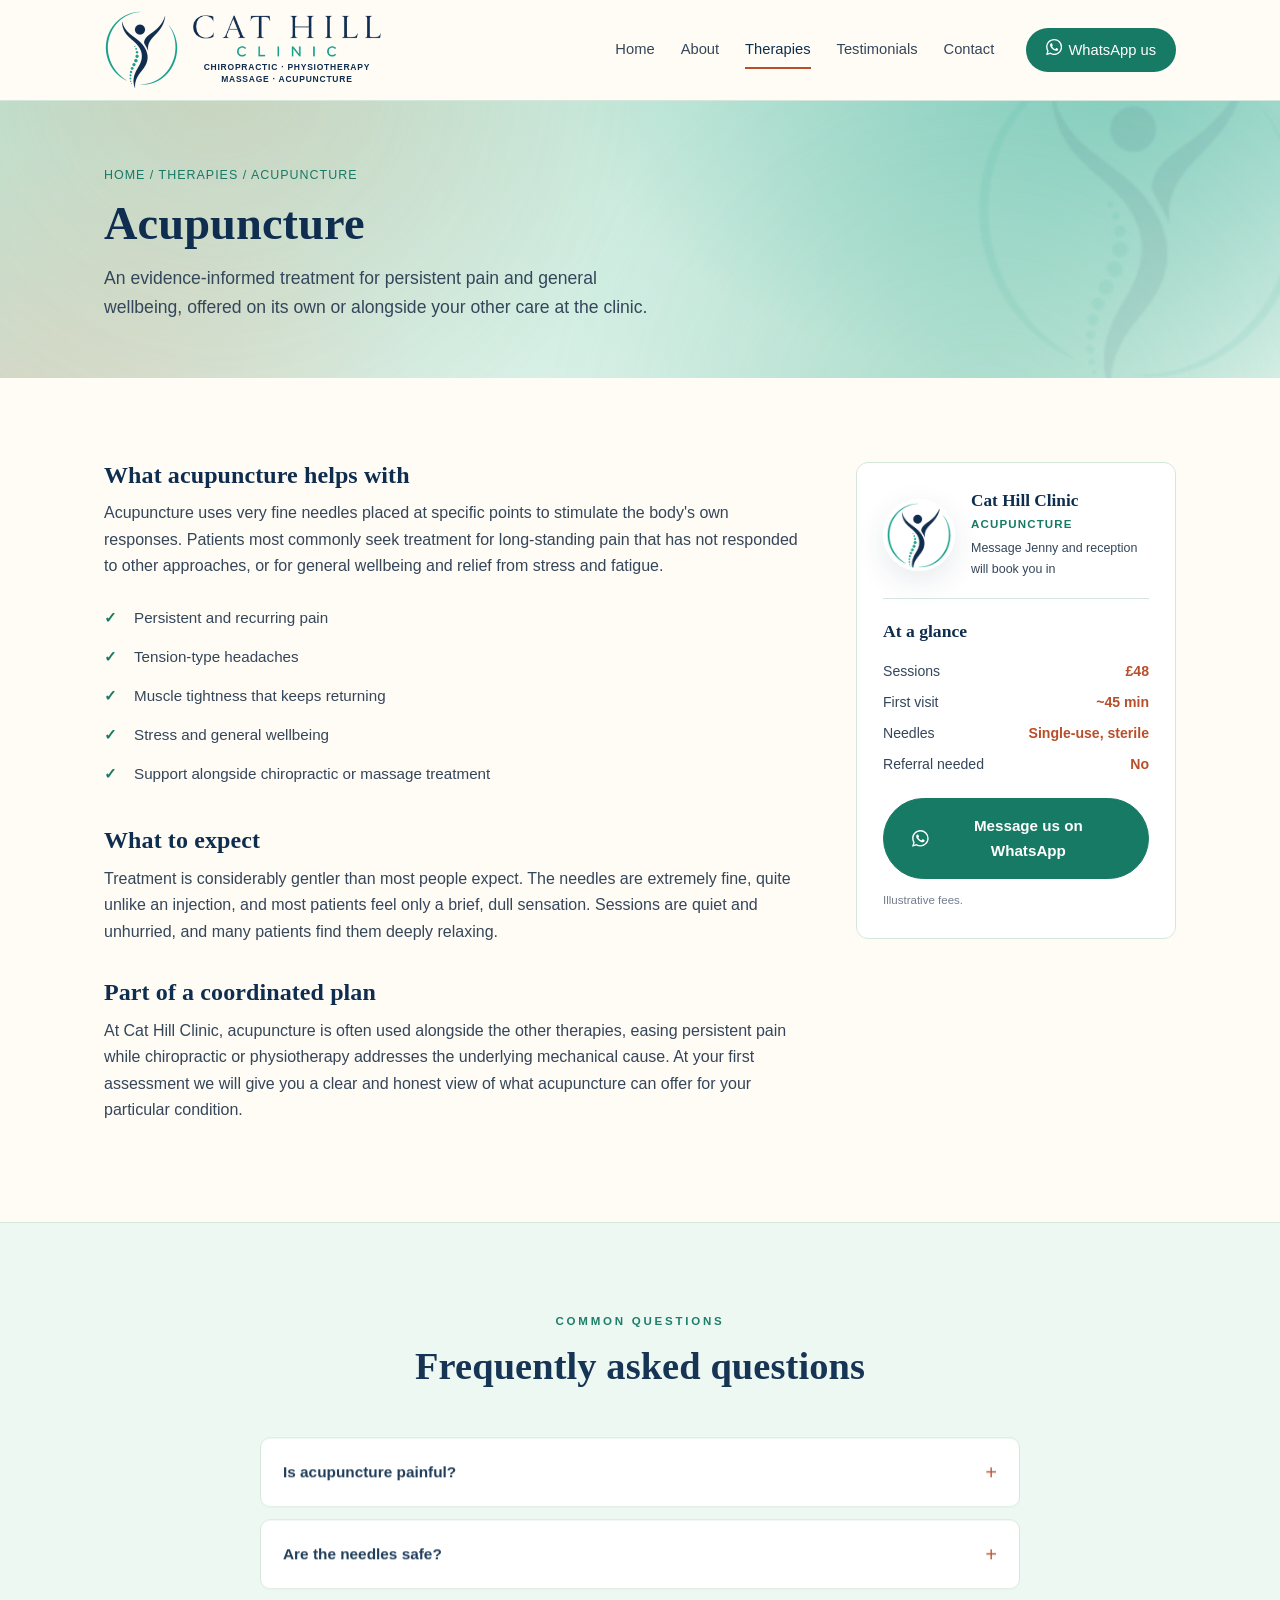
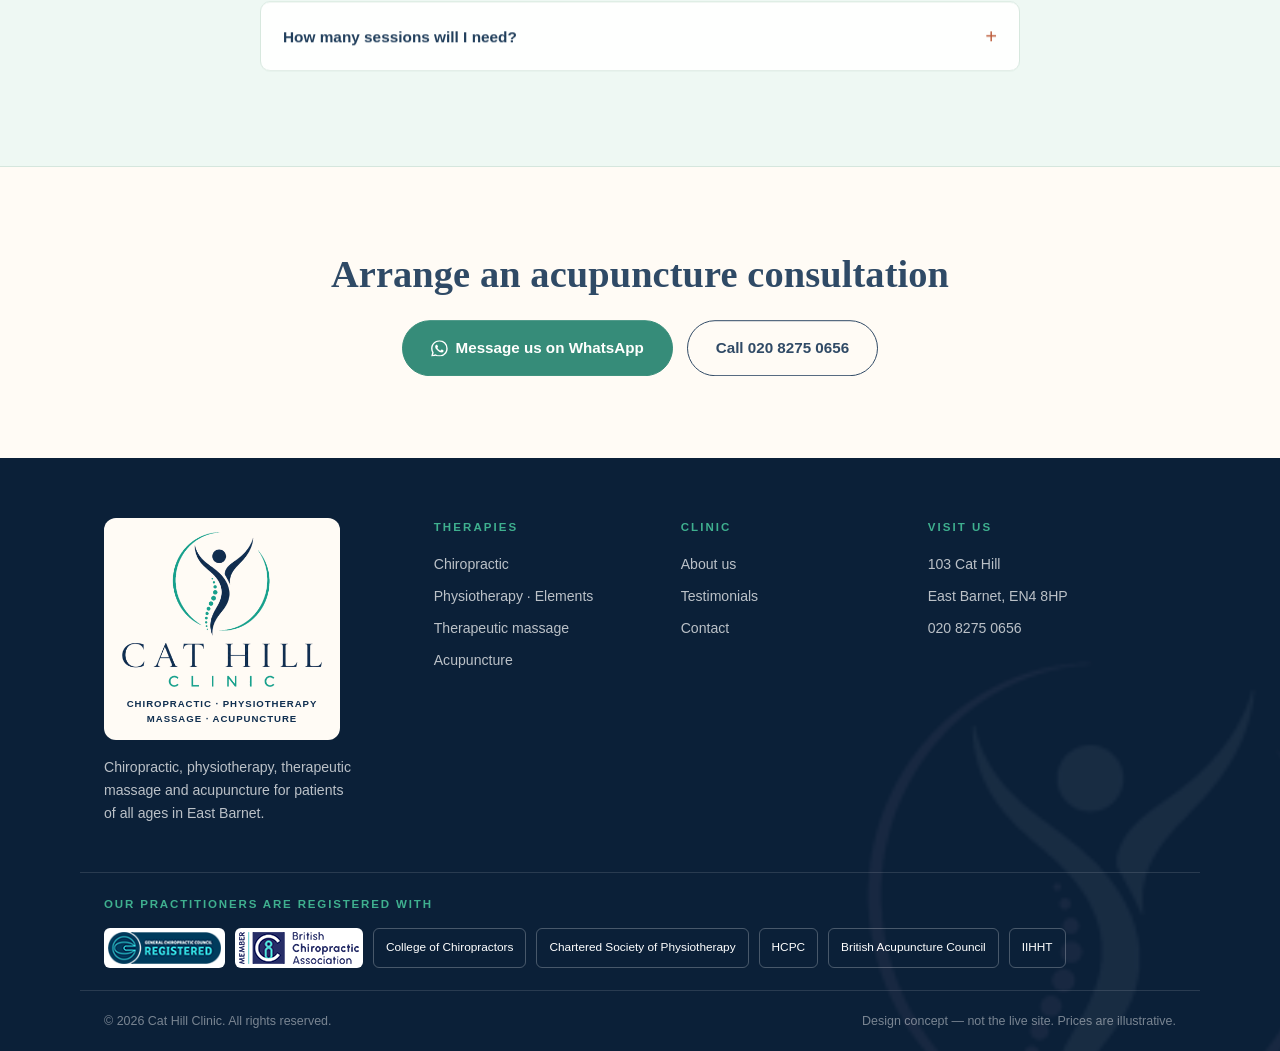
<file: acupuncture.html>
<!DOCTYPE html>
<html lang="en-GB">
<head>
<meta charset="UTF-8">
<meta name="viewport" content="width=device-width, initial-scale=1.0">
<title>Acupuncture — Cat Hill Clinic</title>
<meta name="description" content="Acupuncture in East Barnet — a calm option for persistent pain and general wellbeing at Cat Hill Clinic.">
<link rel="icon" href="assets/logo-icon-v3.png">
<meta name="robots" content="noindex, nofollow">
<script>!function(d){if(matchMedia('(prefers-reduced-motion: reduce)').matches)return;d.classList.add('amp-motion');setTimeout(function(){if(!(window.AMPMotion&&AMPMotion.ready)){d.classList.remove('amp-motion');d.setAttribute('data-amp-gaveup','')}},3000)}(document.documentElement)</script>
<link rel="stylesheet" href="motion-kit/amp-motion.css">
<link rel="stylesheet" href="css/style.css">
</head>
<body>

<header class="site-header" data-motion-header>
  <div class="wrap header-in">
    <a class="brand" href="index.html">
      <img class="brand-icon" src="assets/logo-icon-v3.png" alt=""><span class="brand-text"><img class="brand-word" src="assets/logo-wordmark-v3.png" alt="Cat Hill Clinic"><span class="brand-tag" aria-hidden="true"><span>Chiropractic · Physiotherapy</span><span>Massage · Acupuncture</span></span></span>
    </a>
    <nav class="main-nav" id="nav" aria-label="Main navigation">
      <a href="index.html">Home</a>
      <a href="about.html">About</a>
      <a href="therapies.html" class="active">Therapies</a>
      <a href="testimonials.html">Testimonials</a>
      <a href="contact.html">Contact</a>
      <a data-wa="clinic" href="https://wa.me/447359086157?text=Hi%20Cat%20Hill%20Clinic%2C%20I%27d%20like%20to%20book%20an%20appointment" class="nav-cta" target="_blank" rel="noopener"><span class="wa-ic" aria-hidden="true"><svg viewBox="0 0 24 24" fill="currentColor" aria-hidden="true" focusable="false"><path d="M17.472 14.382c-.297-.149-1.758-.867-2.03-.967-.273-.099-.471-.148-.67.15-.197.297-.767.966-.94 1.164-.173.199-.347.223-.644.075-.297-.15-1.255-.463-2.39-1.475-.883-.788-1.48-1.761-1.653-2.059-.173-.297-.018-.458.13-.606.134-.133.298-.347.446-.52.149-.174.198-.298.298-.497.099-.198.05-.371-.025-.52-.075-.149-.669-1.612-.916-2.207-.242-.579-.487-.5-.669-.51-.173-.008-.371-.01-.57-.01-.198 0-.52.074-.792.372-.272.297-1.04 1.016-1.04 2.479 0 1.462 1.065 2.875 1.213 3.074.149.198 2.096 3.2 5.077 4.487.709.306 1.262.489 1.694.625.712.227 1.36.195 1.871.118.571-.085 1.758-.719 2.006-1.413.248-.694.248-1.289.173-1.413-.074-.124-.272-.198-.57-.347m-5.421 7.403h-.004a9.87 9.87 0 0 1-5.031-1.378l-.361-.214-3.741.982.998-3.648-.235-.374a9.86 9.86 0 0 1-1.51-5.26c.001-5.45 4.436-9.884 9.888-9.884 2.64 0 5.122 1.03 6.988 2.898a9.825 9.825 0 0 1 2.893 6.994c-.003 5.45-4.437 9.884-9.885 9.884m8.413-18.297A11.815 11.815 0 0 0 12.05 0C5.495 0 .16 5.335.157 11.892c0 2.096.547 4.142 1.588 5.945L.057 24l6.305-1.654a11.882 11.882 0 0 0 5.683 1.448h.005c6.554 0 11.89-5.335 11.893-11.893a11.821 11.821 0 0 0-3.48-8.413Z"/></svg></span>WhatsApp us</a>
    </nav>
    <button class="nav-toggle" aria-label="Menu" aria-expanded="false" aria-controls="nav"><span></span><span></span><span></span></button>
  </div>
</header>

<section class="page-hero" data-motion="wash">
  <div class="wrap">
    <div class="crumb"><a href="index.html">Home</a> / <a href="therapies.html">Therapies</a> / Acupuncture</div>
    <h1 data-motion="lines">Acupuncture</h1>
    <p class="lede">An evidence-informed treatment for persistent pain and general wellbeing, offered on its own or alongside your other care at the clinic.</p>
  </div>
</section>

<section class="section">
  <div class="wrap detail-grid">
    <div class="prose" data-motion="rise">
      <h2>What acupuncture helps with</h2>
      <p>Acupuncture uses very fine needles placed at specific points to stimulate the body's own responses. Patients most commonly seek treatment for long-standing pain that has not responded to other approaches, or for general wellbeing and relief from stress and fatigue.</p>
      <ul class="check-list">
        <li>Persistent and recurring pain</li>
        <li>Tension-type headaches</li>
        <li>Muscle tightness that keeps returning</li>
        <li>Stress and general wellbeing</li>
        <li>Support alongside chiropractic or massage treatment</li>
      </ul>

      <h2>What to expect</h2>
      <p>Treatment is considerably gentler than most people expect. The needles are extremely fine, quite unlike an injection, and most patients feel only a brief, dull sensation. Sessions are quiet and unhurried, and many patients find them deeply relaxing.</p>

      <h2>Part of a coordinated plan</h2>
      <p>At Cat Hill Clinic, acupuncture is often used alongside the other therapies, easing persistent pain while chiropractic or physiotherapy addresses the underlying mechanical cause. At your first assessment we will give you a clear and honest view of what acupuncture can offer for your particular condition.</p>
    </div>

    <aside class="aside" data-motion="unveil">
      <div class="pract">
        <img src="assets/logo-icon-v3.png" alt="Cat Hill Clinic">
        <div><b>Cat Hill Clinic</b><span>Acupuncture</span><small>Message Jenny and reception will book you in</small></div>
      </div>
      <h3>At a glance</h3>
      <ul>
        <li><span>Sessions</span><b>£48</b></li>
        <li><span>First visit</span><b>~45 min</b></li>
        <li><span>Needles</span><b>Single-use, sterile</b></li>
        <li><span>Referral needed</span><b>No</b></li>
      </ul>
      <a data-wa="clinic" href="https://wa.me/447359086157?text=Hi%20Cat%20Hill%20Clinic%2C%20I%27d%20like%20to%20book%20an%20appointment" class="btn btn-wa" target="_blank" rel="noopener"><span class="wa-ic" aria-hidden="true"><svg viewBox="0 0 24 24" fill="currentColor" aria-hidden="true" focusable="false"><path d="M17.472 14.382c-.297-.149-1.758-.867-2.03-.967-.273-.099-.471-.148-.67.15-.197.297-.767.966-.94 1.164-.173.199-.347.223-.644.075-.297-.15-1.255-.463-2.39-1.475-.883-.788-1.48-1.761-1.653-2.059-.173-.297-.018-.458.13-.606.134-.133.298-.347.446-.52.149-.174.198-.298.298-.497.099-.198.05-.371-.025-.52-.075-.149-.669-1.612-.916-2.207-.242-.579-.487-.5-.669-.51-.173-.008-.371-.01-.57-.01-.198 0-.52.074-.792.372-.272.297-1.04 1.016-1.04 2.479 0 1.462 1.065 2.875 1.213 3.074.149.198 2.096 3.2 5.077 4.487.709.306 1.262.489 1.694.625.712.227 1.36.195 1.871.118.571-.085 1.758-.719 2.006-1.413.248-.694.248-1.289.173-1.413-.074-.124-.272-.198-.57-.347m-5.421 7.403h-.004a9.87 9.87 0 0 1-5.031-1.378l-.361-.214-3.741.982.998-3.648-.235-.374a9.86 9.86 0 0 1-1.51-5.26c.001-5.45 4.436-9.884 9.888-9.884 2.64 0 5.122 1.03 6.988 2.898a9.825 9.825 0 0 1 2.893 6.994c-.003 5.45-4.437 9.884-9.885 9.884m8.413-18.297A11.815 11.815 0 0 0 12.05 0C5.495 0 .16 5.335.157 11.892c0 2.096.547 4.142 1.588 5.945L.057 24l6.305-1.654a11.882 11.882 0 0 0 5.683 1.448h.005c6.554 0 11.89-5.335 11.893-11.893a11.821 11.821 0 0 0-3.48-8.413Z"/></svg></span>Message us on WhatsApp</a>
      <p style="font-size: 0.72rem; margin-top: 12px; opacity: 0.7;">Illustrative fees.</p>
    </aside>
  </div>
</section>

<section class="section tint">
  <div class="wrap">
    <div class="section-head center" data-motion="rise">
      <span class="eyebrow">Common questions</span>
      <h2>Frequently asked questions</h2>
    </div>
    <div class="faq" data-motion="rise">
      <details>
        <summary>Is acupuncture painful?</summary>
        <div class="faq-a">Rarely. The needles are extremely fine and most patients feel only a brief, dull sensation on insertion. Any discomfort is minimal and short-lived.</div>
      </details>
      <details>
        <summary>Are the needles safe?</summary>
        <div class="faq-a">Yes. All needles are sterile, single-use and disposed of after each treatment, in line with professional standards.</div>
      </details>
      <details>
        <summary>How many sessions will I need?</summary>
        <div class="faq-a">Many patients notice a change within the first few sessions, though long-standing conditions may take longer. A realistic course will be discussed at your first assessment.</div>
      </details>
    </div>
  </div>
</section>

<section class="section">
  <div class="wrap cta-final" data-motion="rise">
    <h2>Arrange an acupuncture consultation</h2>
    <div class="cta-buttons" style="margin-top: 24px;">
      <a data-wa="clinic" href="https://wa.me/447359086157?text=Hi%20Cat%20Hill%20Clinic%2C%20I%27d%20like%20to%20book%20an%20appointment" class="btn btn-wa" target="_blank" rel="noopener"><span class="wa-ic" aria-hidden="true"><svg viewBox="0 0 24 24" fill="currentColor" aria-hidden="true" focusable="false"><path d="M17.472 14.382c-.297-.149-1.758-.867-2.03-.967-.273-.099-.471-.148-.67.15-.197.297-.767.966-.94 1.164-.173.199-.347.223-.644.075-.297-.15-1.255-.463-2.39-1.475-.883-.788-1.48-1.761-1.653-2.059-.173-.297-.018-.458.13-.606.134-.133.298-.347.446-.52.149-.174.198-.298.298-.497.099-.198.05-.371-.025-.52-.075-.149-.669-1.612-.916-2.207-.242-.579-.487-.5-.669-.51-.173-.008-.371-.01-.57-.01-.198 0-.52.074-.792.372-.272.297-1.04 1.016-1.04 2.479 0 1.462 1.065 2.875 1.213 3.074.149.198 2.096 3.2 5.077 4.487.709.306 1.262.489 1.694.625.712.227 1.36.195 1.871.118.571-.085 1.758-.719 2.006-1.413.248-.694.248-1.289.173-1.413-.074-.124-.272-.198-.57-.347m-5.421 7.403h-.004a9.87 9.87 0 0 1-5.031-1.378l-.361-.214-3.741.982.998-3.648-.235-.374a9.86 9.86 0 0 1-1.51-5.26c.001-5.45 4.436-9.884 9.888-9.884 2.64 0 5.122 1.03 6.988 2.898a9.825 9.825 0 0 1 2.893 6.994c-.003 5.45-4.437 9.884-9.885 9.884m8.413-18.297A11.815 11.815 0 0 0 12.05 0C5.495 0 .16 5.335.157 11.892c0 2.096.547 4.142 1.588 5.945L.057 24l6.305-1.654a11.882 11.882 0 0 0 5.683 1.448h.005c6.554 0 11.89-5.335 11.893-11.893a11.821 11.821 0 0 0-3.48-8.413Z"/></svg></span>Message us on WhatsApp</a>
      <a href="tel:02082750656" class="btn btn-outline">Call 020 8275 0656</a>
    </div>
  </div>
</section>

<footer class="site-footer">
  <div class="wrap footer-in">
    <div class="footer-brand">
      <div class="footer-logo"><img src="assets/logo-stacked-v3.png" alt="Cat Hill Clinic"><span class="logo-tag"><span>Chiropractic · Physiotherapy</span><span class="lt-sep"> · </span><span>Massage · Acupuncture</span></span></div>
      <p>Chiropractic, physiotherapy, therapeutic massage and acupuncture for patients of all ages in East Barnet.</p>
    </div>
    <div>
      <h4>Therapies</h4>
      <ul>
        <li><a href="chiropractic.html">Chiropractic</a></li>
        <li><a href="elements-physiotherapy.html">Physiotherapy · Elements</a></li>
        <li><a href="massage.html">Therapeutic massage</a></li>
        <li><a href="acupuncture.html">Acupuncture</a></li>
      </ul>
    </div>
    <div>
      <h4>Clinic</h4>
      <ul>
        <li><a href="about.html">About us</a></li>
        <li><a href="testimonials.html">Testimonials</a></li>
        <li><a href="contact.html">Contact</a></li>
      </ul>
    </div>
    <div>
      <h4>Visit us</h4>
      <ul>
        <li>103 Cat Hill</li>
        <li>East Barnet, EN4 8HP</li>
        <li><a href="tel:02082750656">020 8275 0656</a></li>
      </ul>
    </div>
  </div>
  <div class="wrap footer-bodies" aria-label="Professional registrations">
    <span class="fb-label">Our practitioners are registered with</span>
    <ul>
      <li><img src="assets/GCC_logo.png" alt="General Chiropractic Council"></li>
      <li><img src="assets/BCA_logo.png" alt="British Chiropractic Association"></li>
      <li><span class="fb-chip">College of Chiropractors</span></li>
      <li><span class="fb-chip">Chartered Society of Physiotherapy</span></li>
      <li><span class="fb-chip">HCPC</span></li>
      <li><span class="fb-chip">British Acupuncture Council</span></li>
      <li><span class="fb-chip">IIHHT</span></li>
    </ul>
  </div>
  <div class="wrap footer-legal">
    <span>© 2026 Cat Hill Clinic. All rights reserved.</span>
    <span>Design concept — not the live site. Prices are illustrative.</span>
  </div>
</footer>

<div class="mobile-bar" aria-label="Quick contact">
  <a data-wa="clinic" href="https://wa.me/447359086157?text=Hi%20Cat%20Hill%20Clinic%2C%20I%27d%20like%20to%20book%20an%20appointment" class="btn btn-wa" target="_blank" rel="noopener"><span class="wa-ic" aria-hidden="true"><svg viewBox="0 0 24 24" fill="currentColor" aria-hidden="true" focusable="false"><path d="M17.472 14.382c-.297-.149-1.758-.867-2.03-.967-.273-.099-.471-.148-.67.15-.197.297-.767.966-.94 1.164-.173.199-.347.223-.644.075-.297-.15-1.255-.463-2.39-1.475-.883-.788-1.48-1.761-1.653-2.059-.173-.297-.018-.458.13-.606.134-.133.298-.347.446-.52.149-.174.198-.298.298-.497.099-.198.05-.371-.025-.52-.075-.149-.669-1.612-.916-2.207-.242-.579-.487-.5-.669-.51-.173-.008-.371-.01-.57-.01-.198 0-.52.074-.792.372-.272.297-1.04 1.016-1.04 2.479 0 1.462 1.065 2.875 1.213 3.074.149.198 2.096 3.2 5.077 4.487.709.306 1.262.489 1.694.625.712.227 1.36.195 1.871.118.571-.085 1.758-.719 2.006-1.413.248-.694.248-1.289.173-1.413-.074-.124-.272-.198-.57-.347m-5.421 7.403h-.004a9.87 9.87 0 0 1-5.031-1.378l-.361-.214-3.741.982.998-3.648-.235-.374a9.86 9.86 0 0 1-1.51-5.26c.001-5.45 4.436-9.884 9.888-9.884 2.64 0 5.122 1.03 6.988 2.898a9.825 9.825 0 0 1 2.893 6.994c-.003 5.45-4.437 9.884-9.885 9.884m8.413-18.297A11.815 11.815 0 0 0 12.05 0C5.495 0 .16 5.335.157 11.892c0 2.096.547 4.142 1.588 5.945L.057 24l6.305-1.654a11.882 11.882 0 0 0 5.683 1.448h.005c6.554 0 11.89-5.335 11.893-11.893a11.821 11.821 0 0 0-3.48-8.413Z"/></svg></span>WhatsApp</a>
  <a href="tel:02082750656" class="btn btn-outline"><span class="ic ic-phone" aria-hidden="true"><svg viewBox="0 0 24 24" fill="none" stroke="currentColor" stroke-width="1.8" stroke-linecap="round" stroke-linejoin="round" aria-hidden="true" focusable="false"><path d="M22 16.9v3a2 2 0 0 1-2.2 2 19.8 19.8 0 0 1-8.6-3.1 19.5 19.5 0 0 1-6-6A19.8 19.8 0 0 1 2.1 4.2 2 2 0 0 1 4.1 2h3a2 2 0 0 1 2 1.7c.1.9.4 1.8.7 2.7a2 2 0 0 1-.5 2.1L8 9.8a16 16 0 0 0 6 6l1.3-1.3a2 2 0 0 1 2.1-.4c.9.3 1.8.6 2.7.7a2 2 0 0 1 1.7 2z"/></svg></span>Call</a>
</div>

<script defer src="motion-kit/vendor/gsap.min.js"></script>
<script defer src="motion-kit/vendor/SplitText.min.js"></script>
<script defer src="motion-kit/vendor/DrawSVGPlugin.min.js"></script>
<script defer src="motion-kit/amp-motion.js"></script>
<script defer src="js/main.js"></script>
</body>
</html>
</file>
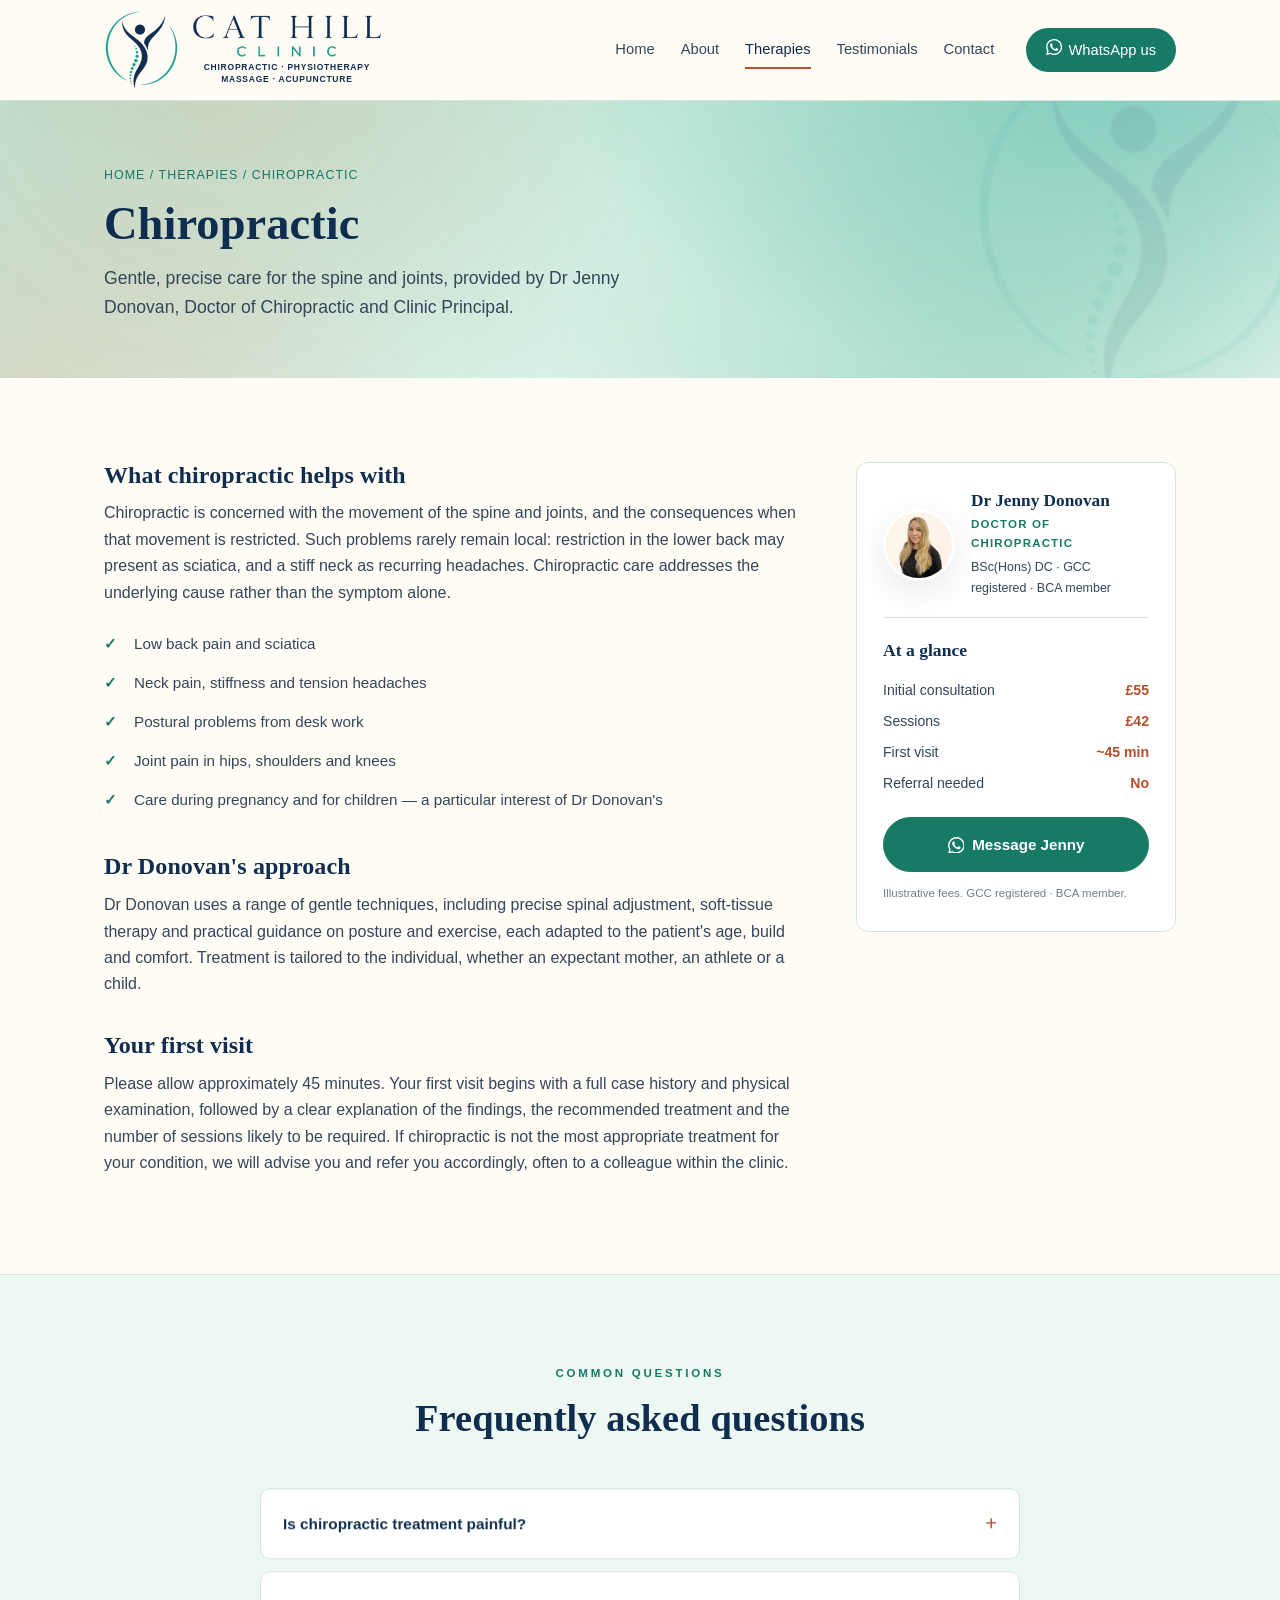
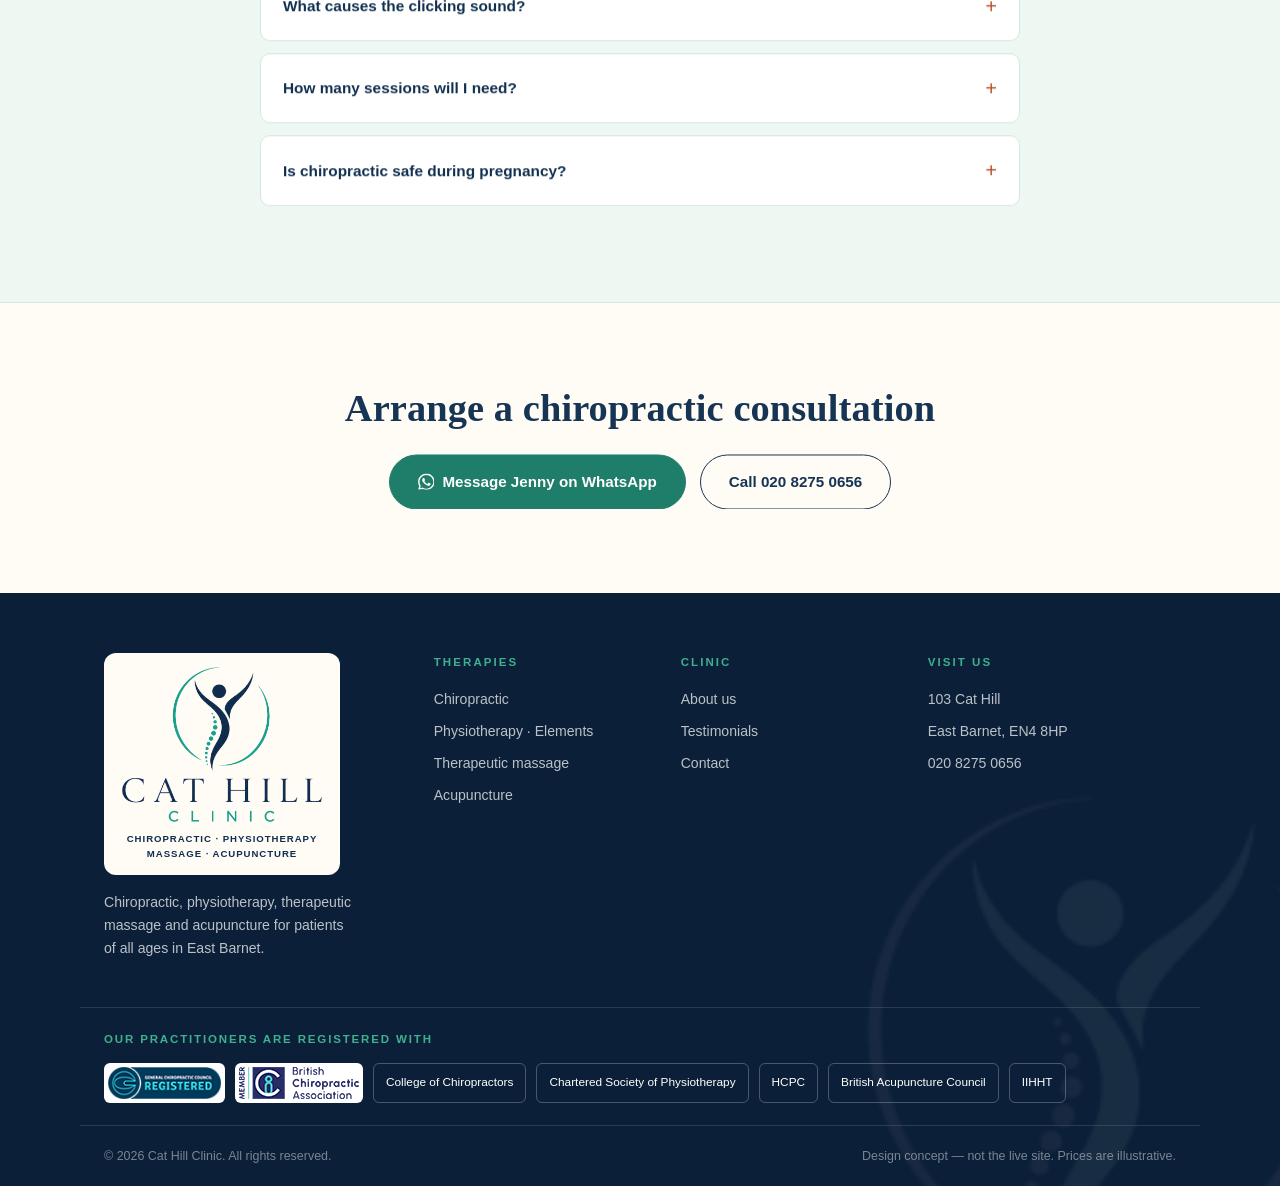
<file: chiropractic.html>
<!DOCTYPE html>
<html lang="en-GB">
<head>
<meta charset="UTF-8">
<meta name="viewport" content="width=device-width, initial-scale=1.0">
<title>Chiropractic — Cat Hill Clinic</title>
<meta name="description" content="Gentle chiropractic care in East Barnet with Dr Jenny Donovan — backs, necks, joints, pregnancy and paediatric care.">
<link rel="icon" href="assets/logo-icon-v3.png">
<meta name="robots" content="noindex, nofollow">
<script>!function(d){if(matchMedia('(prefers-reduced-motion: reduce)').matches)return;d.classList.add('amp-motion');setTimeout(function(){if(!(window.AMPMotion&&AMPMotion.ready)){d.classList.remove('amp-motion');d.setAttribute('data-amp-gaveup','')}},3000)}(document.documentElement)</script>
<link rel="stylesheet" href="motion-kit/amp-motion.css">
<link rel="stylesheet" href="css/style.css">
</head>
<body>

<header class="site-header" data-motion-header>
  <div class="wrap header-in">
    <a class="brand" href="index.html">
      <img class="brand-icon" src="assets/logo-icon-v3.png" alt=""><span class="brand-text"><img class="brand-word" src="assets/logo-wordmark-v3.png" alt="Cat Hill Clinic"><span class="brand-tag" aria-hidden="true"><span>Chiropractic · Physiotherapy</span><span>Massage · Acupuncture</span></span></span>
    </a>
    <nav class="main-nav" id="nav" aria-label="Main navigation">
      <a href="index.html">Home</a>
      <a href="about.html">About</a>
      <a href="therapies.html" class="active">Therapies</a>
      <a href="testimonials.html">Testimonials</a>
      <a href="contact.html">Contact</a>
      <a data-wa="clinic" href="https://wa.me/447359086157?text=Hi%20Cat%20Hill%20Clinic%2C%20I%27d%20like%20to%20book%20an%20appointment" class="nav-cta" target="_blank" rel="noopener"><span class="wa-ic" aria-hidden="true"><svg viewBox="0 0 24 24" fill="currentColor" aria-hidden="true" focusable="false"><path d="M17.472 14.382c-.297-.149-1.758-.867-2.03-.967-.273-.099-.471-.148-.67.15-.197.297-.767.966-.94 1.164-.173.199-.347.223-.644.075-.297-.15-1.255-.463-2.39-1.475-.883-.788-1.48-1.761-1.653-2.059-.173-.297-.018-.458.13-.606.134-.133.298-.347.446-.52.149-.174.198-.298.298-.497.099-.198.05-.371-.025-.52-.075-.149-.669-1.612-.916-2.207-.242-.579-.487-.5-.669-.51-.173-.008-.371-.01-.57-.01-.198 0-.52.074-.792.372-.272.297-1.04 1.016-1.04 2.479 0 1.462 1.065 2.875 1.213 3.074.149.198 2.096 3.2 5.077 4.487.709.306 1.262.489 1.694.625.712.227 1.36.195 1.871.118.571-.085 1.758-.719 2.006-1.413.248-.694.248-1.289.173-1.413-.074-.124-.272-.198-.57-.347m-5.421 7.403h-.004a9.87 9.87 0 0 1-5.031-1.378l-.361-.214-3.741.982.998-3.648-.235-.374a9.86 9.86 0 0 1-1.51-5.26c.001-5.45 4.436-9.884 9.888-9.884 2.64 0 5.122 1.03 6.988 2.898a9.825 9.825 0 0 1 2.893 6.994c-.003 5.45-4.437 9.884-9.885 9.884m8.413-18.297A11.815 11.815 0 0 0 12.05 0C5.495 0 .16 5.335.157 11.892c0 2.096.547 4.142 1.588 5.945L.057 24l6.305-1.654a11.882 11.882 0 0 0 5.683 1.448h.005c6.554 0 11.89-5.335 11.893-11.893a11.821 11.821 0 0 0-3.48-8.413Z"/></svg></span>WhatsApp us</a>
    </nav>
    <button class="nav-toggle" aria-label="Menu" aria-expanded="false" aria-controls="nav"><span></span><span></span><span></span></button>
  </div>
</header>

<section class="page-hero" data-motion="wash">
  <div class="wrap">
    <div class="crumb"><a href="index.html">Home</a> / <a href="therapies.html">Therapies</a> / Chiropractic</div>
    <h1 data-motion="lines">Chiropractic</h1>
    <p class="lede">Gentle, precise care for the spine and joints, provided by Dr Jenny Donovan, Doctor of Chiropractic and Clinic Principal.</p>
  </div>
</section>

<section class="section">
  <div class="wrap detail-grid">
    <div class="prose" data-motion="rise">
      <h2>What chiropractic helps with</h2>
      <p>Chiropractic is concerned with the movement of the spine and joints, and the consequences when that movement is restricted. Such problems rarely remain local: restriction in the lower back may present as sciatica, and a stiff neck as recurring headaches. Chiropractic care addresses the underlying cause rather than the symptom alone.</p>
      <ul class="check-list">
        <li>Low back pain and sciatica</li>
        <li>Neck pain, stiffness and tension headaches</li>
        <li>Postural problems from desk work</li>
        <li>Joint pain in hips, shoulders and knees</li>
        <li>Care during pregnancy and for children — a particular interest of Dr Donovan's</li>
      </ul>

      <h2>Dr Donovan's approach</h2>
      <p>Dr Donovan uses a range of gentle techniques, including precise spinal adjustment, soft-tissue therapy and practical guidance on posture and exercise, each adapted to the patient's age, build and comfort. Treatment is tailored to the individual, whether an expectant mother, an athlete or a child.</p>

      <h2>Your first visit</h2>
      <p>Please allow approximately 45 minutes. Your first visit begins with a full case history and physical examination, followed by a clear explanation of the findings, the recommended treatment and the number of sessions likely to be required. If chiropractic is not the most appropriate treatment for your condition, we will advise you and refer you accordingly, often to a colleague within the clinic.</p>
    </div>

    <aside class="aside" data-motion="unveil">
      <div class="pract">
        <img src="assets/jennifer2.jpg" alt="Dr Jenny Donovan">
        <div><b>Dr Jenny Donovan</b><span>Doctor of Chiropractic</span><small>BSc(Hons) DC · GCC registered · BCA member</small></div>
      </div>
      <h3>At a glance</h3>
      <ul>
        <li><span>Initial consultation</span><b>£55</b></li>
        <li><span>Sessions</span><b>£42</b></li>
        <li><span>First visit</span><b>~45 min</b></li>
        <li><span>Referral needed</span><b>No</b></li>
      </ul>
      <a data-wa="clinic" href="https://wa.me/447359086157?text=Hi%20Jenny%2C%20I%27d%20like%20to%20book%20a%20chiropractic%20appointment" class="btn btn-wa" target="_blank" rel="noopener"><span class="wa-ic" aria-hidden="true"><svg viewBox="0 0 24 24" fill="currentColor" aria-hidden="true" focusable="false"><path d="M17.472 14.382c-.297-.149-1.758-.867-2.03-.967-.273-.099-.471-.148-.67.15-.197.297-.767.966-.94 1.164-.173.199-.347.223-.644.075-.297-.15-1.255-.463-2.39-1.475-.883-.788-1.48-1.761-1.653-2.059-.173-.297-.018-.458.13-.606.134-.133.298-.347.446-.52.149-.174.198-.298.298-.497.099-.198.05-.371-.025-.52-.075-.149-.669-1.612-.916-2.207-.242-.579-.487-.5-.669-.51-.173-.008-.371-.01-.57-.01-.198 0-.52.074-.792.372-.272.297-1.04 1.016-1.04 2.479 0 1.462 1.065 2.875 1.213 3.074.149.198 2.096 3.2 5.077 4.487.709.306 1.262.489 1.694.625.712.227 1.36.195 1.871.118.571-.085 1.758-.719 2.006-1.413.248-.694.248-1.289.173-1.413-.074-.124-.272-.198-.57-.347m-5.421 7.403h-.004a9.87 9.87 0 0 1-5.031-1.378l-.361-.214-3.741.982.998-3.648-.235-.374a9.86 9.86 0 0 1-1.51-5.26c.001-5.45 4.436-9.884 9.888-9.884 2.64 0 5.122 1.03 6.988 2.898a9.825 9.825 0 0 1 2.893 6.994c-.003 5.45-4.437 9.884-9.885 9.884m8.413-18.297A11.815 11.815 0 0 0 12.05 0C5.495 0 .16 5.335.157 11.892c0 2.096.547 4.142 1.588 5.945L.057 24l6.305-1.654a11.882 11.882 0 0 0 5.683 1.448h.005c6.554 0 11.89-5.335 11.893-11.893a11.821 11.821 0 0 0-3.48-8.413Z"/></svg></span>Message Jenny</a>
      <p style="font-size: 0.72rem; margin-top: 12px; opacity: 0.7;">Illustrative fees. GCC registered · BCA member.</p>
    </aside>
  </div>
</section>

<section class="section tint">
  <div class="wrap">
    <div class="section-head center" data-motion="rise">
      <span class="eyebrow">Common questions</span>
      <h2>Frequently asked questions</h2>
    </div>
    <div class="faq" data-motion="rise">
      <details>
        <summary>Is chiropractic treatment painful?</summary>
        <div class="faq-a">Most patients describe an adjustment as a sensation of pressure followed by relief, rather than pain. Dr Donovan uses gentle, low-force techniques where appropriate and explains each step before proceeding.</div>
      </details>
      <details>
        <summary>What causes the clicking sound?</summary>
        <div class="faq-a">The sound is gas being released within the joint as it moves, similar to the sound of knuckles cracking. It is not bone moving against bone, and an adjustment can be fully effective without any sound at all.</div>
      </details>
      <details>
        <summary>How many sessions will I need?</summary>
        <div class="faq-a">This depends on the nature of the condition and how long it has been present. You will be given a realistic estimate at your first assessment, and the plan is reviewed as your treatment progresses.</div>
      </details>
      <details>
        <summary>Is chiropractic safe during pregnancy?</summary>
        <div class="faq-a">Yes. Pregnancy care is one of Dr Donovan's particular interests. Techniques are adapted to each stage of pregnancy and to your comfort.</div>
      </details>
    </div>
  </div>
</section>

<section class="section">
  <div class="wrap cta-final" data-motion="rise">
    <h2>Arrange a chiropractic consultation</h2>
    <div class="cta-buttons" style="margin-top: 24px;">
      <a data-wa="clinic" href="https://wa.me/447359086157?text=Hi%20Jenny%2C%20I%27d%20like%20to%20book%20a%20chiropractic%20appointment" class="btn btn-wa" target="_blank" rel="noopener"><span class="wa-ic" aria-hidden="true"><svg viewBox="0 0 24 24" fill="currentColor" aria-hidden="true" focusable="false"><path d="M17.472 14.382c-.297-.149-1.758-.867-2.03-.967-.273-.099-.471-.148-.67.15-.197.297-.767.966-.94 1.164-.173.199-.347.223-.644.075-.297-.15-1.255-.463-2.39-1.475-.883-.788-1.48-1.761-1.653-2.059-.173-.297-.018-.458.13-.606.134-.133.298-.347.446-.52.149-.174.198-.298.298-.497.099-.198.05-.371-.025-.52-.075-.149-.669-1.612-.916-2.207-.242-.579-.487-.5-.669-.51-.173-.008-.371-.01-.57-.01-.198 0-.52.074-.792.372-.272.297-1.04 1.016-1.04 2.479 0 1.462 1.065 2.875 1.213 3.074.149.198 2.096 3.2 5.077 4.487.709.306 1.262.489 1.694.625.712.227 1.36.195 1.871.118.571-.085 1.758-.719 2.006-1.413.248-.694.248-1.289.173-1.413-.074-.124-.272-.198-.57-.347m-5.421 7.403h-.004a9.87 9.87 0 0 1-5.031-1.378l-.361-.214-3.741.982.998-3.648-.235-.374a9.86 9.86 0 0 1-1.51-5.26c.001-5.45 4.436-9.884 9.888-9.884 2.64 0 5.122 1.03 6.988 2.898a9.825 9.825 0 0 1 2.893 6.994c-.003 5.45-4.437 9.884-9.885 9.884m8.413-18.297A11.815 11.815 0 0 0 12.05 0C5.495 0 .16 5.335.157 11.892c0 2.096.547 4.142 1.588 5.945L.057 24l6.305-1.654a11.882 11.882 0 0 0 5.683 1.448h.005c6.554 0 11.89-5.335 11.893-11.893a11.821 11.821 0 0 0-3.48-8.413Z"/></svg></span>Message Jenny on WhatsApp</a>
      <a href="tel:02082750656" class="btn btn-outline">Call 020 8275 0656</a>
    </div>
  </div>
</section>

<footer class="site-footer">
  <div class="wrap footer-in">
    <div class="footer-brand">
      <div class="footer-logo"><img src="assets/logo-stacked-v3.png" alt="Cat Hill Clinic"><span class="logo-tag"><span>Chiropractic · Physiotherapy</span><span class="lt-sep"> · </span><span>Massage · Acupuncture</span></span></div>
      <p>Chiropractic, physiotherapy, therapeutic massage and acupuncture for patients of all ages in East Barnet.</p>
    </div>
    <div>
      <h4>Therapies</h4>
      <ul>
        <li><a href="chiropractic.html">Chiropractic</a></li>
        <li><a href="elements-physiotherapy.html">Physiotherapy · Elements</a></li>
        <li><a href="massage.html">Therapeutic massage</a></li>
        <li><a href="acupuncture.html">Acupuncture</a></li>
      </ul>
    </div>
    <div>
      <h4>Clinic</h4>
      <ul>
        <li><a href="about.html">About us</a></li>
        <li><a href="testimonials.html">Testimonials</a></li>
        <li><a href="contact.html">Contact</a></li>
      </ul>
    </div>
    <div>
      <h4>Visit us</h4>
      <ul>
        <li>103 Cat Hill</li>
        <li>East Barnet, EN4 8HP</li>
        <li><a href="tel:02082750656">020 8275 0656</a></li>
      </ul>
    </div>
  </div>
  <div class="wrap footer-bodies" aria-label="Professional registrations">
    <span class="fb-label">Our practitioners are registered with</span>
    <ul>
      <li><img src="assets/GCC_logo.png" alt="General Chiropractic Council"></li>
      <li><img src="assets/BCA_logo.png" alt="British Chiropractic Association"></li>
      <li><span class="fb-chip">College of Chiropractors</span></li>
      <li><span class="fb-chip">Chartered Society of Physiotherapy</span></li>
      <li><span class="fb-chip">HCPC</span></li>
      <li><span class="fb-chip">British Acupuncture Council</span></li>
      <li><span class="fb-chip">IIHHT</span></li>
    </ul>
  </div>
  <div class="wrap footer-legal">
    <span>© 2026 Cat Hill Clinic. All rights reserved.</span>
    <span>Design concept — not the live site. Prices are illustrative.</span>
  </div>
</footer>

<div class="mobile-bar" aria-label="Quick contact">
  <a data-wa="clinic" href="https://wa.me/447359086157?text=Hi%20Cat%20Hill%20Clinic%2C%20I%27d%20like%20to%20book%20an%20appointment" class="btn btn-wa" target="_blank" rel="noopener"><span class="wa-ic" aria-hidden="true"><svg viewBox="0 0 24 24" fill="currentColor" aria-hidden="true" focusable="false"><path d="M17.472 14.382c-.297-.149-1.758-.867-2.03-.967-.273-.099-.471-.148-.67.15-.197.297-.767.966-.94 1.164-.173.199-.347.223-.644.075-.297-.15-1.255-.463-2.39-1.475-.883-.788-1.48-1.761-1.653-2.059-.173-.297-.018-.458.13-.606.134-.133.298-.347.446-.52.149-.174.198-.298.298-.497.099-.198.05-.371-.025-.52-.075-.149-.669-1.612-.916-2.207-.242-.579-.487-.5-.669-.51-.173-.008-.371-.01-.57-.01-.198 0-.52.074-.792.372-.272.297-1.04 1.016-1.04 2.479 0 1.462 1.065 2.875 1.213 3.074.149.198 2.096 3.2 5.077 4.487.709.306 1.262.489 1.694.625.712.227 1.36.195 1.871.118.571-.085 1.758-.719 2.006-1.413.248-.694.248-1.289.173-1.413-.074-.124-.272-.198-.57-.347m-5.421 7.403h-.004a9.87 9.87 0 0 1-5.031-1.378l-.361-.214-3.741.982.998-3.648-.235-.374a9.86 9.86 0 0 1-1.51-5.26c.001-5.45 4.436-9.884 9.888-9.884 2.64 0 5.122 1.03 6.988 2.898a9.825 9.825 0 0 1 2.893 6.994c-.003 5.45-4.437 9.884-9.885 9.884m8.413-18.297A11.815 11.815 0 0 0 12.05 0C5.495 0 .16 5.335.157 11.892c0 2.096.547 4.142 1.588 5.945L.057 24l6.305-1.654a11.882 11.882 0 0 0 5.683 1.448h.005c6.554 0 11.89-5.335 11.893-11.893a11.821 11.821 0 0 0-3.48-8.413Z"/></svg></span>WhatsApp</a>
  <a href="tel:02082750656" class="btn btn-outline"><span class="ic ic-phone" aria-hidden="true"><svg viewBox="0 0 24 24" fill="none" stroke="currentColor" stroke-width="1.8" stroke-linecap="round" stroke-linejoin="round" aria-hidden="true" focusable="false"><path d="M22 16.9v3a2 2 0 0 1-2.2 2 19.8 19.8 0 0 1-8.6-3.1 19.5 19.5 0 0 1-6-6A19.8 19.8 0 0 1 2.1 4.2 2 2 0 0 1 4.1 2h3a2 2 0 0 1 2 1.7c.1.9.4 1.8.7 2.7a2 2 0 0 1-.5 2.1L8 9.8a16 16 0 0 0 6 6l1.3-1.3a2 2 0 0 1 2.1-.4c.9.3 1.8.6 2.7.7a2 2 0 0 1 1.7 2z"/></svg></span>Call</a>
</div>

<script defer src="motion-kit/vendor/gsap.min.js"></script>
<script defer src="motion-kit/vendor/SplitText.min.js"></script>
<script defer src="motion-kit/vendor/DrawSVGPlugin.min.js"></script>
<script defer src="motion-kit/amp-motion.js"></script>
<script defer src="js/main.js"></script>
</body>
</html>
</file>
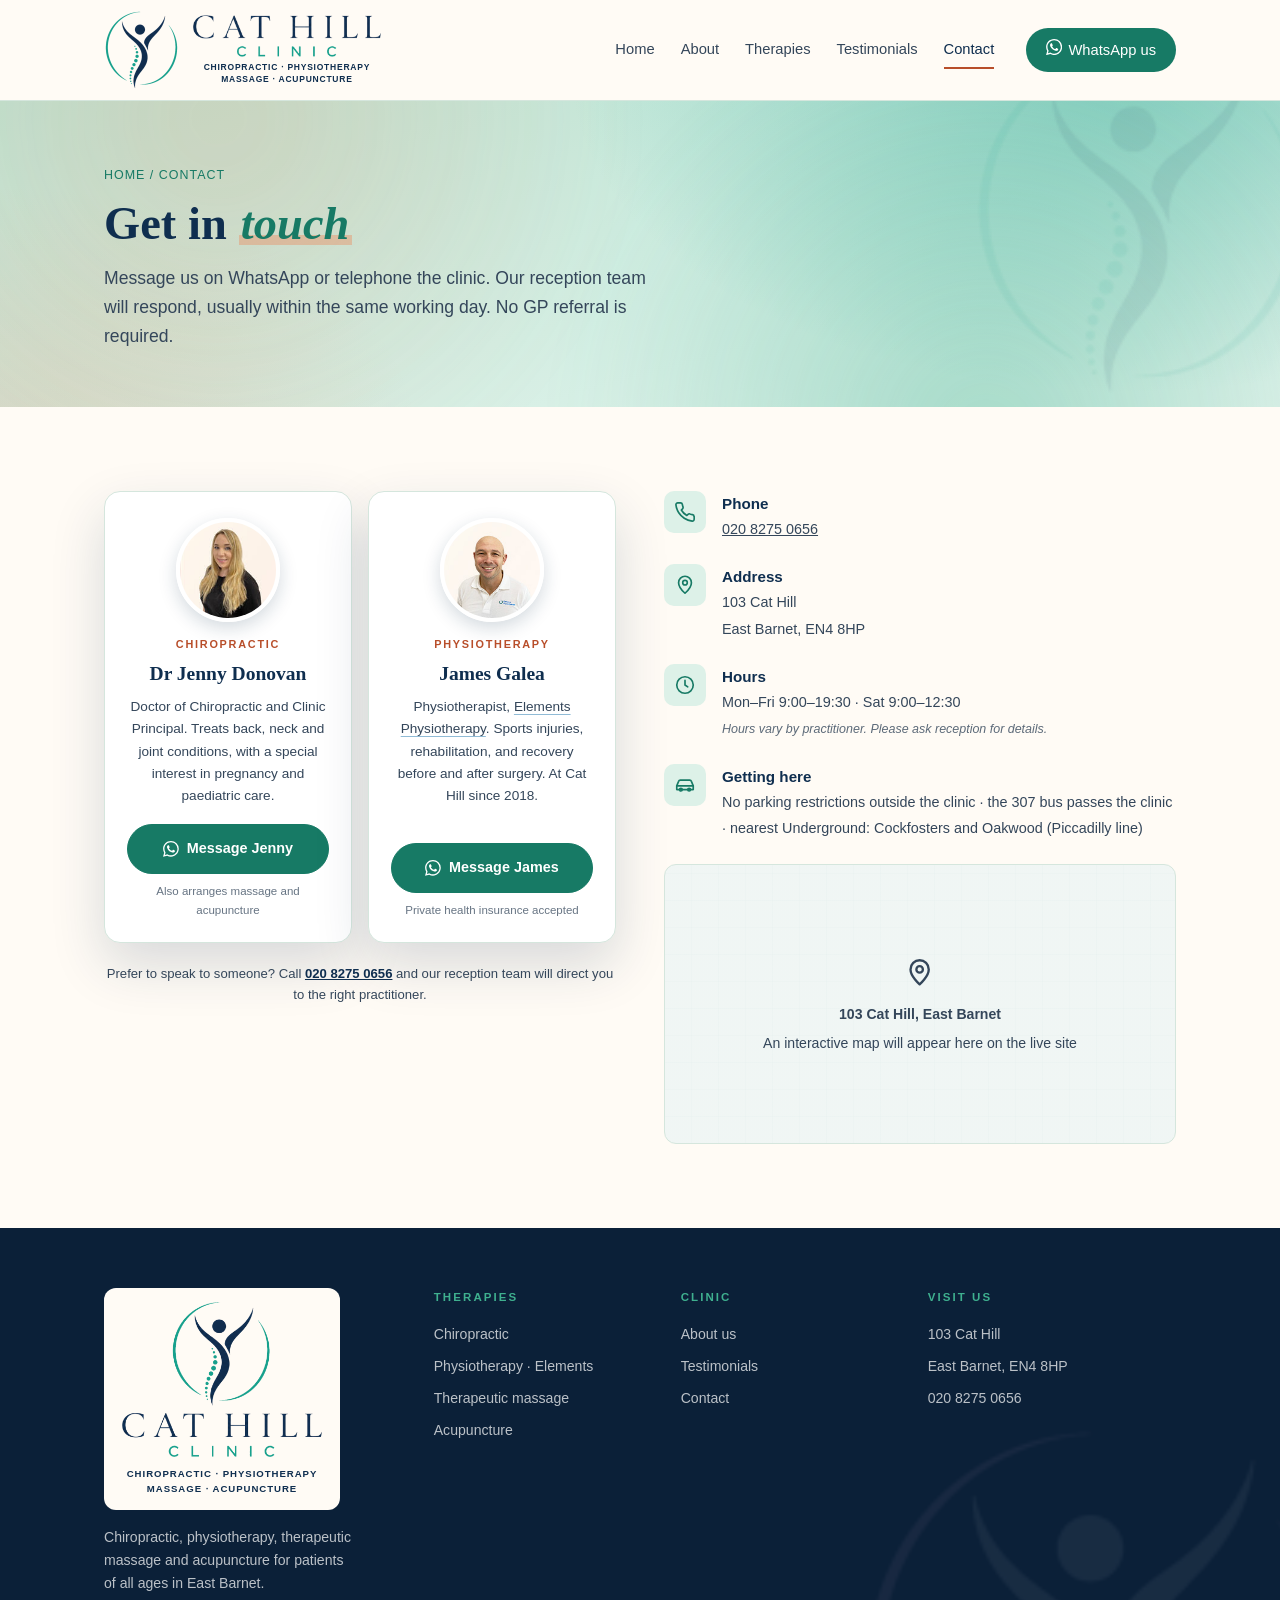
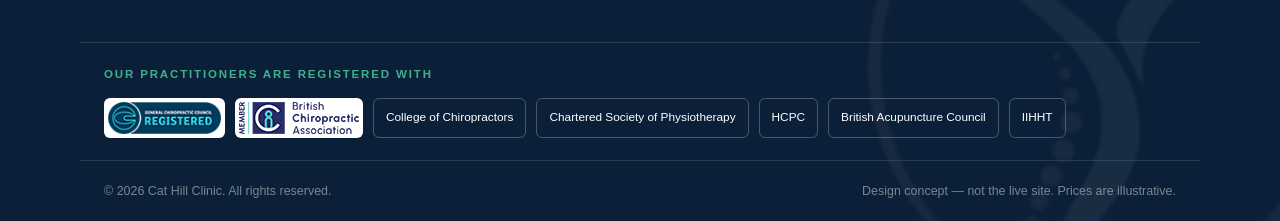
<file: contact.html>
<!DOCTYPE html>
<html lang="en-GB">
<head>
<meta charset="UTF-8">
<meta name="viewport" content="width=device-width, initial-scale=1.0">
<title>Contact &amp; Booking — Cat Hill Clinic</title>
<meta name="description" content="Get in touch with Cat Hill Clinic, 103 Cat Hill, East Barnet EN4 8HP. Message us on WhatsApp or call 020 8275 0656.">
<link rel="icon" href="assets/logo-icon-v3.png">
<meta name="robots" content="noindex, nofollow">
<script>!function(d){if(matchMedia('(prefers-reduced-motion: reduce)').matches)return;d.classList.add('amp-motion');setTimeout(function(){if(!(window.AMPMotion&&AMPMotion.ready)){d.classList.remove('amp-motion');d.setAttribute('data-amp-gaveup','')}},3000)}(document.documentElement)</script>
<link rel="stylesheet" href="motion-kit/amp-motion.css">
<link rel="stylesheet" href="css/style.css">
</head>
<body>

<header class="site-header" data-motion-header>
  <div class="wrap header-in">
    <a class="brand" href="index.html">
      <img class="brand-icon" src="assets/logo-icon-v3.png" alt=""><span class="brand-text"><img class="brand-word" src="assets/logo-wordmark-v3.png" alt="Cat Hill Clinic"><span class="brand-tag" aria-hidden="true"><span>Chiropractic · Physiotherapy</span><span>Massage · Acupuncture</span></span></span>
    </a>
    <nav class="main-nav" id="nav" aria-label="Main navigation">
      <a href="index.html">Home</a>
      <a href="about.html">About</a>
      <a href="therapies.html">Therapies</a>
      <a href="testimonials.html">Testimonials</a>
      <a href="contact.html" class="active">Contact</a>
      <a data-wa="clinic" href="https://wa.me/447359086157?text=Hi%20Cat%20Hill%20Clinic%2C%20I%27d%20like%20to%20book%20an%20appointment" class="nav-cta" target="_blank" rel="noopener"><span class="wa-ic" aria-hidden="true"><svg viewBox="0 0 24 24" fill="currentColor" aria-hidden="true" focusable="false"><path d="M17.472 14.382c-.297-.149-1.758-.867-2.03-.967-.273-.099-.471-.148-.67.15-.197.297-.767.966-.94 1.164-.173.199-.347.223-.644.075-.297-.15-1.255-.463-2.39-1.475-.883-.788-1.48-1.761-1.653-2.059-.173-.297-.018-.458.13-.606.134-.133.298-.347.446-.52.149-.174.198-.298.298-.497.099-.198.05-.371-.025-.52-.075-.149-.669-1.612-.916-2.207-.242-.579-.487-.5-.669-.51-.173-.008-.371-.01-.57-.01-.198 0-.52.074-.792.372-.272.297-1.04 1.016-1.04 2.479 0 1.462 1.065 2.875 1.213 3.074.149.198 2.096 3.2 5.077 4.487.709.306 1.262.489 1.694.625.712.227 1.36.195 1.871.118.571-.085 1.758-.719 2.006-1.413.248-.694.248-1.289.173-1.413-.074-.124-.272-.198-.57-.347m-5.421 7.403h-.004a9.87 9.87 0 0 1-5.031-1.378l-.361-.214-3.741.982.998-3.648-.235-.374a9.86 9.86 0 0 1-1.51-5.26c.001-5.45 4.436-9.884 9.888-9.884 2.64 0 5.122 1.03 6.988 2.898a9.825 9.825 0 0 1 2.893 6.994c-.003 5.45-4.437 9.884-9.885 9.884m8.413-18.297A11.815 11.815 0 0 0 12.05 0C5.495 0 .16 5.335.157 11.892c0 2.096.547 4.142 1.588 5.945L.057 24l6.305-1.654a11.882 11.882 0 0 0 5.683 1.448h.005c6.554 0 11.89-5.335 11.893-11.893a11.821 11.821 0 0 0-3.48-8.413Z"/></svg></span>WhatsApp us</a>
    </nav>
    <button class="nav-toggle" aria-label="Menu" aria-expanded="false" aria-controls="nav"><span></span><span></span><span></span></button>
  </div>
</header>

<section class="page-hero" data-motion="wash">
  <div class="wrap">
    <div class="crumb"><a href="index.html">Home</a> / Contact</div>
    <h1 data-motion="lines">Get in <span class="sea-i">touch</span></h1>
    <p class="lede">Message us on WhatsApp or telephone the clinic. Our reception team will respond, usually within the same working day. No GP referral is required.</p>
  </div>
</section>

<section class="section">
  <div class="wrap">
    <div class="grid-2" style="align-items: start; gap: 48px;">
      <div class="pract-pair" data-motion="rise">
      <div class="pract-card">
        <img src="assets/jennifer2.jpg" alt="Dr Jenny Donovan">
        <span class="p-role">Chiropractic</span>
        <h3>Dr Jenny Donovan</h3>
        <p>Doctor of Chiropractic and Clinic Principal. Treats back, neck and joint conditions, with a special interest in pregnancy and paediatric care.</p>
        <a data-wa="clinic" href="https://wa.me/447359086157?text=Hi%20Jenny%2C%20I%27d%20like%20to%20book%20a%20chiropractic%20appointment" class="btn btn-wa" target="_blank" rel="noopener"><span class="wa-ic" aria-hidden="true"><svg viewBox="0 0 24 24" fill="currentColor" aria-hidden="true" focusable="false"><path d="M17.472 14.382c-.297-.149-1.758-.867-2.03-.967-.273-.099-.471-.148-.67.15-.197.297-.767.966-.94 1.164-.173.199-.347.223-.644.075-.297-.15-1.255-.463-2.39-1.475-.883-.788-1.48-1.761-1.653-2.059-.173-.297-.018-.458.13-.606.134-.133.298-.347.446-.52.149-.174.198-.298.298-.497.099-.198.05-.371-.025-.52-.075-.149-.669-1.612-.916-2.207-.242-.579-.487-.5-.669-.51-.173-.008-.371-.01-.57-.01-.198 0-.52.074-.792.372-.272.297-1.04 1.016-1.04 2.479 0 1.462 1.065 2.875 1.213 3.074.149.198 2.096 3.2 5.077 4.487.709.306 1.262.489 1.694.625.712.227 1.36.195 1.871.118.571-.085 1.758-.719 2.006-1.413.248-.694.248-1.289.173-1.413-.074-.124-.272-.198-.57-.347m-5.421 7.403h-.004a9.87 9.87 0 0 1-5.031-1.378l-.361-.214-3.741.982.998-3.648-.235-.374a9.86 9.86 0 0 1-1.51-5.26c.001-5.45 4.436-9.884 9.888-9.884 2.64 0 5.122 1.03 6.988 2.898a9.825 9.825 0 0 1 2.893 6.994c-.003 5.45-4.437 9.884-9.885 9.884m8.413-18.297A11.815 11.815 0 0 0 12.05 0C5.495 0 .16 5.335.157 11.892c0 2.096.547 4.142 1.588 5.945L.057 24l6.305-1.654a11.882 11.882 0 0 0 5.683 1.448h.005c6.554 0 11.89-5.335 11.893-11.893a11.821 11.821 0 0 0-3.48-8.413Z"/></svg></span>Message Jenny</a>
        <span class="p-sub">Also arranges massage and acupuncture</span>
      </div>
      <div class="pract-card">
        <img src="assets/jamesgalea.jpg" alt="James Galea">
        <span class="p-role">Physiotherapy</span>
        <h3>James Galea</h3>
        <p>Physiotherapist, <a href="elements-physiotherapy.html">Elements Physiotherapy</a>. Sports injuries, rehabilitation, and recovery before and after surgery. At Cat Hill since 2018.</p>
        <a data-wa="james" href="https://wa.me/447782171297?text=Hi%20James%2C%20I%27d%20like%20to%20book%20a%20physiotherapy%20appointment" class="btn btn-wa" target="_blank" rel="noopener"><span class="wa-ic" aria-hidden="true"><svg viewBox="0 0 24 24" fill="currentColor" aria-hidden="true" focusable="false"><path d="M17.472 14.382c-.297-.149-1.758-.867-2.03-.967-.273-.099-.471-.148-.67.15-.197.297-.767.966-.94 1.164-.173.199-.347.223-.644.075-.297-.15-1.255-.463-2.39-1.475-.883-.788-1.48-1.761-1.653-2.059-.173-.297-.018-.458.13-.606.134-.133.298-.347.446-.52.149-.174.198-.298.298-.497.099-.198.05-.371-.025-.52-.075-.149-.669-1.612-.916-2.207-.242-.579-.487-.5-.669-.51-.173-.008-.371-.01-.57-.01-.198 0-.52.074-.792.372-.272.297-1.04 1.016-1.04 2.479 0 1.462 1.065 2.875 1.213 3.074.149.198 2.096 3.2 5.077 4.487.709.306 1.262.489 1.694.625.712.227 1.36.195 1.871.118.571-.085 1.758-.719 2.006-1.413.248-.694.248-1.289.173-1.413-.074-.124-.272-.198-.57-.347m-5.421 7.403h-.004a9.87 9.87 0 0 1-5.031-1.378l-.361-.214-3.741.982.998-3.648-.235-.374a9.86 9.86 0 0 1-1.51-5.26c.001-5.45 4.436-9.884 9.888-9.884 2.64 0 5.122 1.03 6.988 2.898a9.825 9.825 0 0 1 2.893 6.994c-.003 5.45-4.437 9.884-9.885 9.884m8.413-18.297A11.815 11.815 0 0 0 12.05 0C5.495 0 .16 5.335.157 11.892c0 2.096.547 4.142 1.588 5.945L.057 24l6.305-1.654a11.882 11.882 0 0 0 5.683 1.448h.005c6.554 0 11.89-5.335 11.893-11.893a11.821 11.821 0 0 0-3.48-8.413Z"/></svg></span>Message James</a>
        <span class="p-sub">Private health insurance accepted</span>
      </div>
      <p class="pract-pair-note">Prefer to speak to someone? Call <a href="tel:02082750656">020 8275 0656</a> and our reception team will direct you to the right practitioner.</p>
    </div>

      <div data-motion="rise">
        <ul class="info-list">
          <li>
            <div class="icon"><span class="ic ic-phone" aria-hidden="true"><svg viewBox="0 0 24 24" fill="none" stroke="currentColor" stroke-width="1.8" stroke-linecap="round" stroke-linejoin="round" aria-hidden="true" focusable="false"><path d="M22 16.9v3a2 2 0 0 1-2.2 2 19.8 19.8 0 0 1-8.6-3.1 19.5 19.5 0 0 1-6-6A19.8 19.8 0 0 1 2.1 4.2 2 2 0 0 1 4.1 2h3a2 2 0 0 1 2 1.7c.1.9.4 1.8.7 2.7a2 2 0 0 1-.5 2.1L8 9.8a16 16 0 0 0 6 6l1.3-1.3a2 2 0 0 1 2.1-.4c.9.3 1.8.6 2.7.7a2 2 0 0 1 1.7 2z"/></svg></span></div>
            <div><b>Phone</b><a href="tel:02082750656">020 8275 0656</a></div>
          </li>
          <li>
            <div class="icon"><span class="ic ic-pin" aria-hidden="true"><svg viewBox="0 0 24 24" fill="none" stroke="currentColor" stroke-width="1.8" stroke-linecap="round" stroke-linejoin="round" aria-hidden="true" focusable="false"><path d="M12 21s-7-6.2-7-11.5a7 7 0 0 1 14 0C19 14.8 12 21 12 21z"/><circle cx="12" cy="9.5" r="2.5"/></svg></span></div>
            <div><b>Address</b><span>103 Cat Hill<br>East Barnet, EN4 8HP</span></div>
          </li>
          <li>
            <div class="icon"><span class="ic ic-clock" aria-hidden="true"><svg viewBox="0 0 24 24" fill="none" stroke="currentColor" stroke-width="1.8" stroke-linecap="round" stroke-linejoin="round" aria-hidden="true" focusable="false"><circle cx="12" cy="12" r="9"/><path d="M12 7v5l3 2"/></svg></span></div>
            <div><b>Hours</b><span>Mon–Fri 9:00–19:30 · Sat 9:00–12:30<br><em style="font-size: 0.78rem; opacity: 0.8;">Hours vary by practitioner. Please ask reception for details.</em></span></div>
          </li>
          <li>
            <div class="icon"><span class="ic ic-car" aria-hidden="true"><svg viewBox="0 0 24 24" fill="none" stroke="currentColor" stroke-width="1.8" stroke-linecap="round" stroke-linejoin="round" aria-hidden="true" focusable="false"><path d="M3 13l2-5a2 2 0 0 1 1.9-1.3h10.2A2 2 0 0 1 19 8l2 5v4H3z"/><path d="M3 13h18"/><circle cx="7.5" cy="17" r="1.5"/><circle cx="16.5" cy="17" r="1.5"/></svg></span></div>
            <div><b>Getting here</b><span>No parking restrictions outside the clinic · the 307 bus passes the clinic · nearest Underground: Cockfosters and Oakwood (Piccadilly line)</span></div>
          </li>
        </ul>
        <div class="map-ph">
          <span class="pin"><span class="ic ic-pin" aria-hidden="true"><svg viewBox="0 0 24 24" fill="none" stroke="currentColor" stroke-width="1.8" stroke-linecap="round" stroke-linejoin="round" aria-hidden="true" focusable="false"><path d="M12 21s-7-6.2-7-11.5a7 7 0 0 1 14 0C19 14.8 12 21 12 21z"/><circle cx="12" cy="9.5" r="2.5"/></svg></span></span>
          <span><b>103 Cat Hill, East Barnet</b></span>
          <span>An interactive map will appear here on the live site</span>
        </div>
      </div>
    </div>
  </div>
</section>

<footer class="site-footer">
  <div class="wrap footer-in">
    <div class="footer-brand">
      <div class="footer-logo"><img src="assets/logo-stacked-v3.png" alt="Cat Hill Clinic"><span class="logo-tag"><span>Chiropractic · Physiotherapy</span><span class="lt-sep"> · </span><span>Massage · Acupuncture</span></span></div>
      <p>Chiropractic, physiotherapy, therapeutic massage and acupuncture for patients of all ages in East Barnet.</p>
    </div>
    <div>
      <h4>Therapies</h4>
      <ul>
        <li><a href="chiropractic.html">Chiropractic</a></li>
        <li><a href="elements-physiotherapy.html">Physiotherapy · Elements</a></li>
        <li><a href="massage.html">Therapeutic massage</a></li>
        <li><a href="acupuncture.html">Acupuncture</a></li>
      </ul>
    </div>
    <div>
      <h4>Clinic</h4>
      <ul>
        <li><a href="about.html">About us</a></li>
        <li><a href="testimonials.html">Testimonials</a></li>
        <li><a href="contact.html">Contact</a></li>
      </ul>
    </div>
    <div>
      <h4>Visit us</h4>
      <ul>
        <li>103 Cat Hill</li>
        <li>East Barnet, EN4 8HP</li>
        <li><a href="tel:02082750656">020 8275 0656</a></li>
      </ul>
    </div>
  </div>
  <div class="wrap footer-bodies" aria-label="Professional registrations">
    <span class="fb-label">Our practitioners are registered with</span>
    <ul>
      <li><img src="assets/GCC_logo.png" alt="General Chiropractic Council"></li>
      <li><img src="assets/BCA_logo.png" alt="British Chiropractic Association"></li>
      <li><span class="fb-chip">College of Chiropractors</span></li>
      <li><span class="fb-chip">Chartered Society of Physiotherapy</span></li>
      <li><span class="fb-chip">HCPC</span></li>
      <li><span class="fb-chip">British Acupuncture Council</span></li>
      <li><span class="fb-chip">IIHHT</span></li>
    </ul>
  </div>
  <div class="wrap footer-legal">
    <span>© 2026 Cat Hill Clinic. All rights reserved.</span>
    <span>Design concept — not the live site. Prices are illustrative.</span>
  </div>
</footer>

<div class="mobile-bar" aria-label="Quick contact">
  <a data-wa="clinic" href="https://wa.me/447359086157?text=Hi%20Cat%20Hill%20Clinic%2C%20I%27d%20like%20to%20book%20an%20appointment" class="btn btn-wa" target="_blank" rel="noopener"><span class="wa-ic" aria-hidden="true"><svg viewBox="0 0 24 24" fill="currentColor" aria-hidden="true" focusable="false"><path d="M17.472 14.382c-.297-.149-1.758-.867-2.03-.967-.273-.099-.471-.148-.67.15-.197.297-.767.966-.94 1.164-.173.199-.347.223-.644.075-.297-.15-1.255-.463-2.39-1.475-.883-.788-1.48-1.761-1.653-2.059-.173-.297-.018-.458.13-.606.134-.133.298-.347.446-.52.149-.174.198-.298.298-.497.099-.198.05-.371-.025-.52-.075-.149-.669-1.612-.916-2.207-.242-.579-.487-.5-.669-.51-.173-.008-.371-.01-.57-.01-.198 0-.52.074-.792.372-.272.297-1.04 1.016-1.04 2.479 0 1.462 1.065 2.875 1.213 3.074.149.198 2.096 3.2 5.077 4.487.709.306 1.262.489 1.694.625.712.227 1.36.195 1.871.118.571-.085 1.758-.719 2.006-1.413.248-.694.248-1.289.173-1.413-.074-.124-.272-.198-.57-.347m-5.421 7.403h-.004a9.87 9.87 0 0 1-5.031-1.378l-.361-.214-3.741.982.998-3.648-.235-.374a9.86 9.86 0 0 1-1.51-5.26c.001-5.45 4.436-9.884 9.888-9.884 2.64 0 5.122 1.03 6.988 2.898a9.825 9.825 0 0 1 2.893 6.994c-.003 5.45-4.437 9.884-9.885 9.884m8.413-18.297A11.815 11.815 0 0 0 12.05 0C5.495 0 .16 5.335.157 11.892c0 2.096.547 4.142 1.588 5.945L.057 24l6.305-1.654a11.882 11.882 0 0 0 5.683 1.448h.005c6.554 0 11.89-5.335 11.893-11.893a11.821 11.821 0 0 0-3.48-8.413Z"/></svg></span>WhatsApp</a>
  <a href="tel:02082750656" class="btn btn-outline"><span class="ic ic-phone" aria-hidden="true"><svg viewBox="0 0 24 24" fill="none" stroke="currentColor" stroke-width="1.8" stroke-linecap="round" stroke-linejoin="round" aria-hidden="true" focusable="false"><path d="M22 16.9v3a2 2 0 0 1-2.2 2 19.8 19.8 0 0 1-8.6-3.1 19.5 19.5 0 0 1-6-6A19.8 19.8 0 0 1 2.1 4.2 2 2 0 0 1 4.1 2h3a2 2 0 0 1 2 1.7c.1.9.4 1.8.7 2.7a2 2 0 0 1-.5 2.1L8 9.8a16 16 0 0 0 6 6l1.3-1.3a2 2 0 0 1 2.1-.4c.9.3 1.8.6 2.7.7a2 2 0 0 1 1.7 2z"/></svg></span>Call</a>
</div>

<script defer src="motion-kit/vendor/gsap.min.js"></script>
<script defer src="motion-kit/vendor/SplitText.min.js"></script>
<script defer src="motion-kit/vendor/DrawSVGPlugin.min.js"></script>
<script defer src="motion-kit/amp-motion.js"></script>
<script defer src="js/main.js"></script>
</body>
</html>
</file>
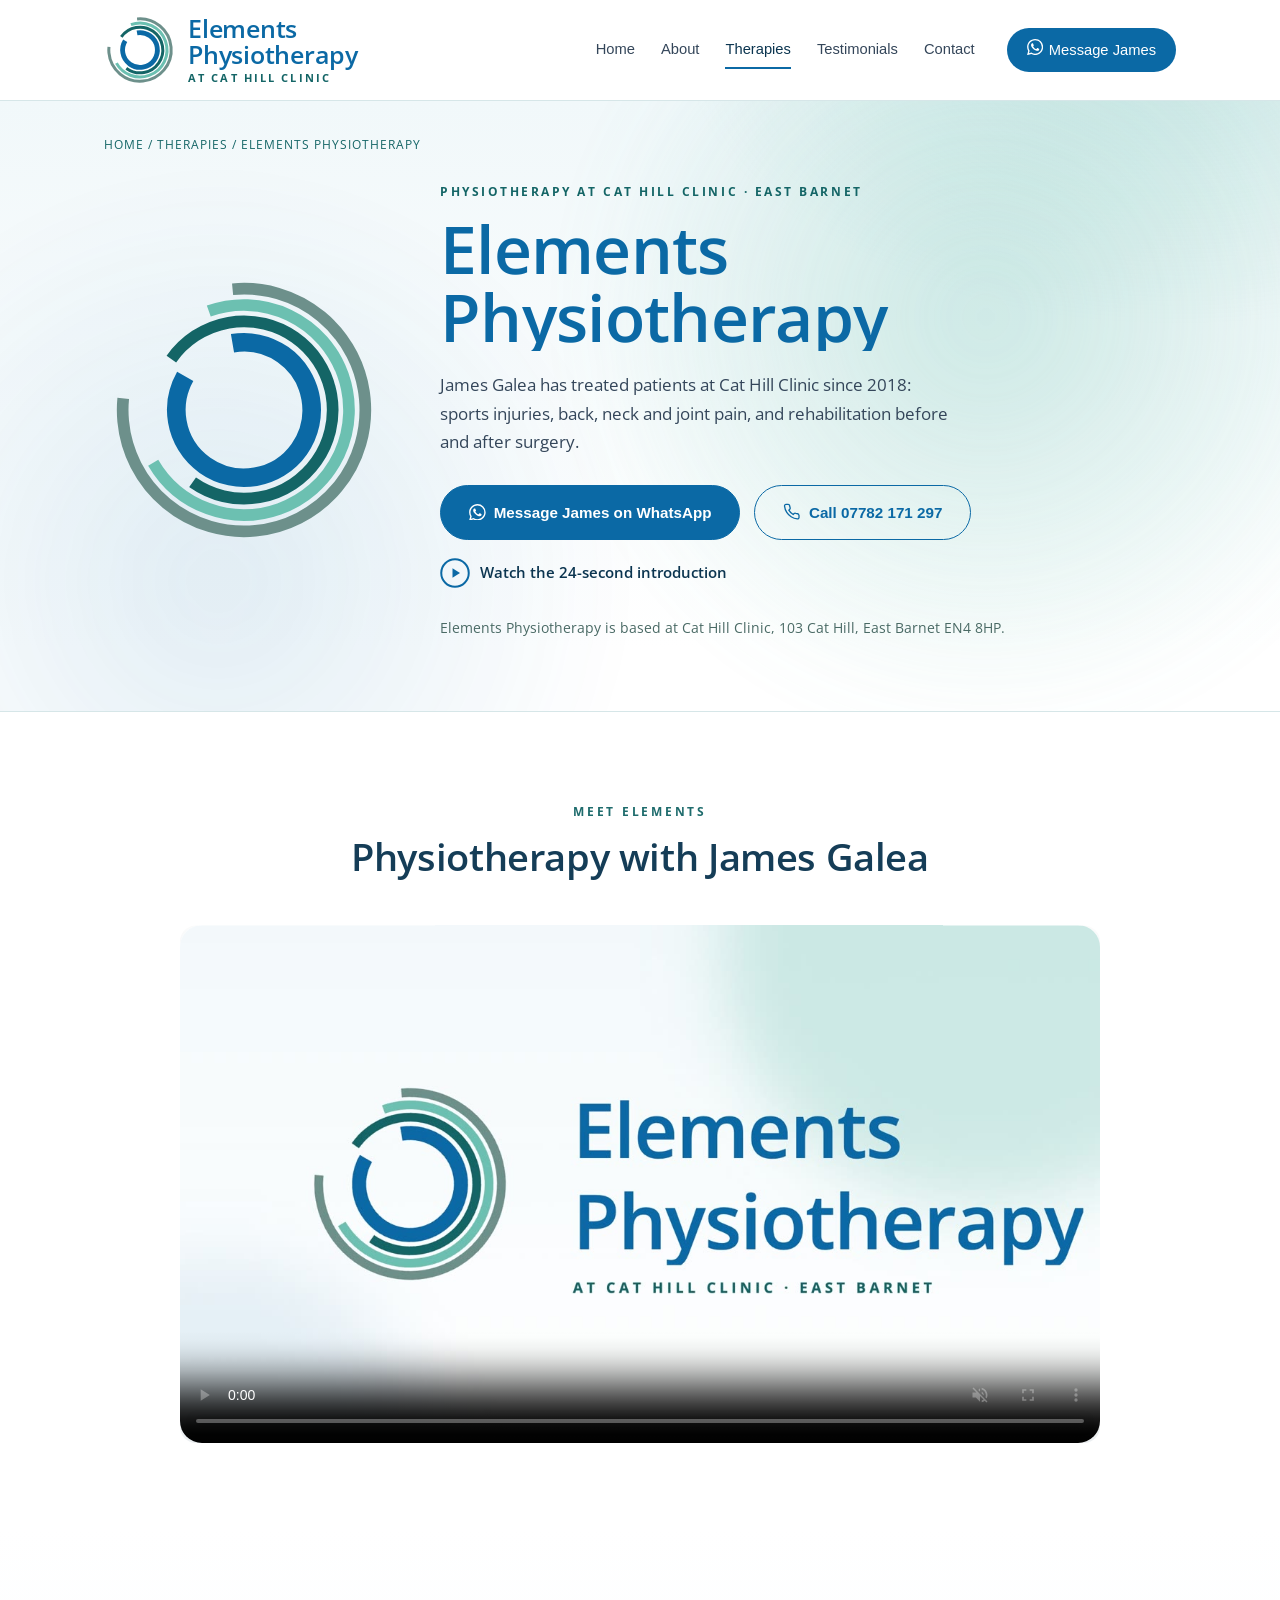
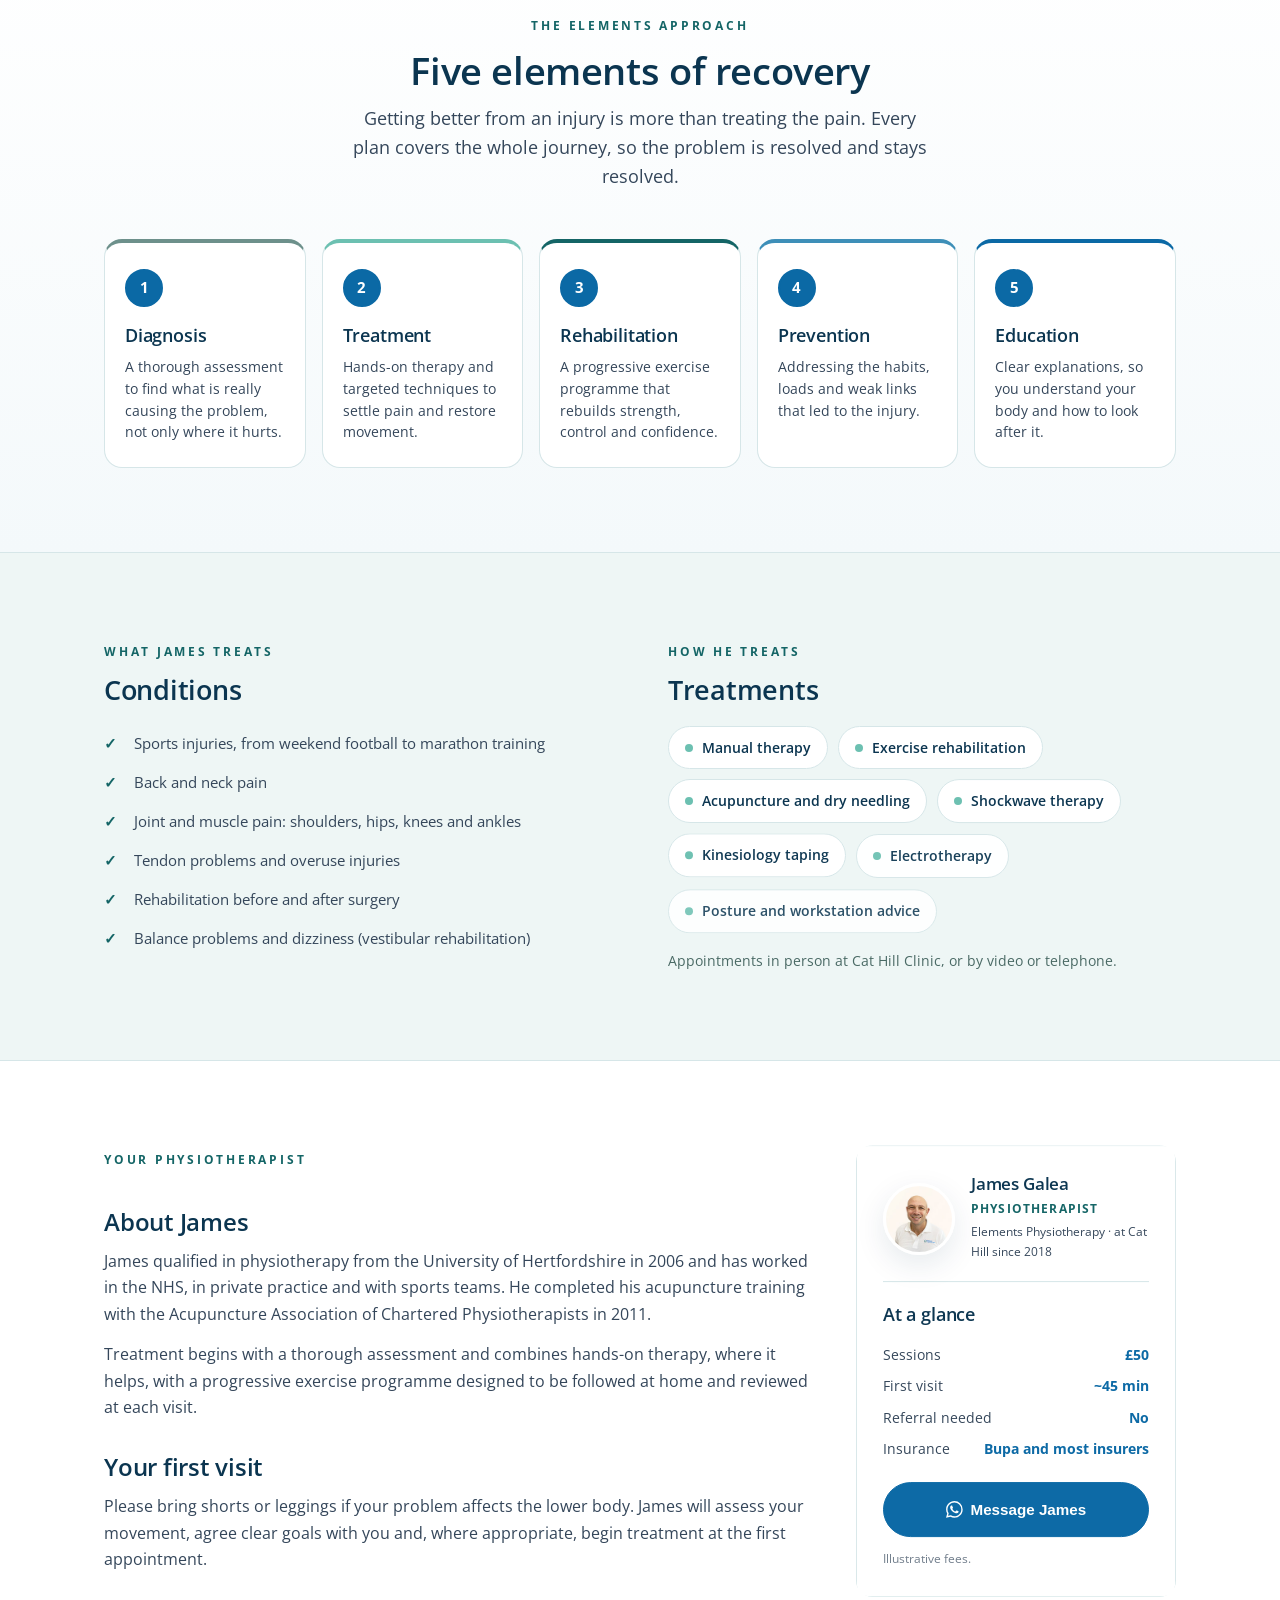
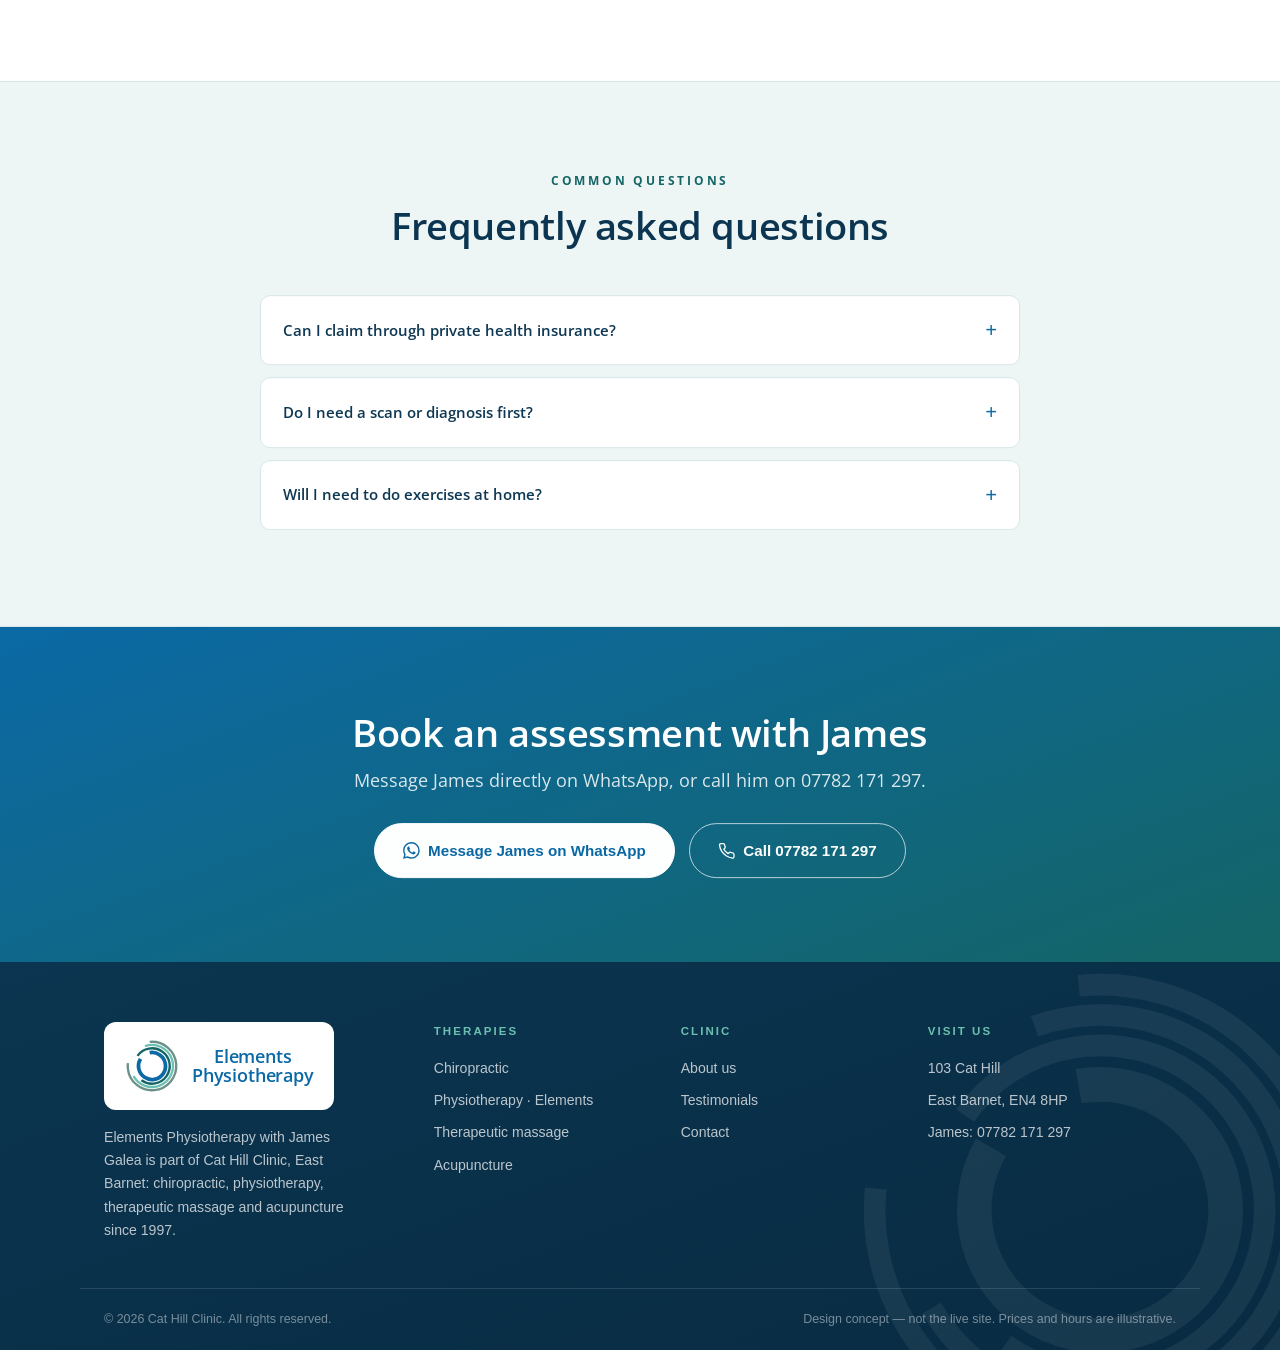
<file: elements-physiotherapy.html>
<!DOCTYPE html>
<html lang="en-GB">
<head>
<meta charset="UTF-8">
<meta name="viewport" content="width=device-width, initial-scale=1.0">
<title>Elements Physiotherapy – James Galea, Physiotherapist in East Barnet | Cat Hill Clinic</title>
<meta name="description" content="Elements Physiotherapy at Cat Hill Clinic, East Barnet: physiotherapist James Galea treats sports injuries, back, neck and joint pain, and rehabilitation before and after surgery. Message James on WhatsApp.">
<link rel="icon" href="assets/elements-icon.svg" type="image/svg+xml">
<link rel="canonical" href="https://cathillclinic.co.uk/elements-physiotherapy">
<meta property="og:type" content="website">
<meta property="og:site_name" content="Cat Hill Clinic">
<meta property="og:title" content="Elements Physiotherapy – James Galea, Physiotherapist in East Barnet">
<meta property="og:description" content="Physiotherapy at Cat Hill Clinic with James Galea: sports injuries, back, neck and joint pain, and rehabilitation before and after surgery.">
<meta property="og:url" content="https://kpanayi7.github.io/cathill-clinic-v2/elements-physiotherapy.html">
<meta property="og:image" content="https://kpanayi7.github.io/cathill-clinic-v2/assets/og-elements.png">
<meta property="og:image:width" content="1200">
<meta property="og:image:height" content="630">
<meta property="og:image:alt" content="Elements Physiotherapy – James Galea, Physiotherapist at Cat Hill Clinic, East Barnet">
<meta name="twitter:card" content="summary_large_image">
<script type="application/ld+json">
{
  "@context": "https://schema.org",
  "@graph": [
    {
      "@type": "Physiotherapy",
      "@id": "https://cathillclinic.co.uk/elements-physiotherapy#elements",
      "name": "Elements Physiotherapy",
      "alternateName": ["Elements Physio", "Elements Physiotherapy Barnet", "Elements Physiotherapy East Barnet"],
      "description": "Physiotherapy practice at Cat Hill Clinic, East Barnet, run by physiotherapist James Galea: sports injuries, musculoskeletal pain, pre- and post-surgery rehabilitation and vestibular rehabilitation.",
      "url": "https://cathillclinic.co.uk/elements-physiotherapy",
      "image": "https://cathillclinic.co.uk/assets/og-elements.png",
      "telephone": "+447782171297",
      "email": "james@elementsphysiotherapy.com",
      "address": { "@type": "PostalAddress", "streetAddress": "103 Cat Hill", "addressLocality": "East Barnet", "addressRegion": "London", "postalCode": "EN4 8HP", "addressCountry": "GB" },
      "geo": { "@type": "GeoCoordinates", "latitude": 51.6449836, "longitude": -0.15721 },
      "areaServed": ["East Barnet", "Barnet", "Cockfosters", "Southgate", "New Barnet", "Enfield"],
      "parentOrganization": { "@id": "https://cathillclinic.co.uk/#clinic" },
      "employee": { "@id": "https://cathillclinic.co.uk/elements-physiotherapy#james" },
      "availableService": [
        { "@type": "MedicalTherapy", "name": "Sports injury physiotherapy" },
        { "@type": "MedicalTherapy", "name": "Musculoskeletal physiotherapy" },
        { "@type": "MedicalTherapy", "name": "Pre- and post-surgery rehabilitation" },
        { "@type": "MedicalTherapy", "name": "Vestibular rehabilitation" },
        { "@type": "MedicalTherapy", "name": "Acupuncture and dry needling" },
        { "@type": "MedicalTherapy", "name": "Shockwave therapy" }
      ],
      "sameAs": [
        "https://www.csp.org.uk/public-patient/find-physiotherapist/physio2u/elements-physiotherapy",
        "https://www.finder.bupa.co.uk/Consultant/view/164960/elements_physiotherapy"
      ]
    },
    {
      "@type": "Person",
      "@id": "https://cathillclinic.co.uk/elements-physiotherapy#james",
      "name": "James Galea",
      "jobTitle": "Physiotherapist",
      "image": "https://cathillclinic.co.uk/assets/jamesgalea.jpg",
      "worksFor": { "@id": "https://cathillclinic.co.uk/elements-physiotherapy#elements" },
      "alumniOf": { "@type": "CollegeOrUniversity", "name": "University of Hertfordshire" },
      "knowsAbout": ["Physiotherapy", "Sports injuries", "Rehabilitation", "Acupuncture", "Vestibular rehabilitation"]
    },
    {
      "@type": "MedicalClinic",
      "@id": "https://cathillclinic.co.uk/#clinic",
      "name": "Cat Hill Clinic",
      "url": "https://cathillclinic.co.uk/",
      "telephone": "+442082750656",
      "address": { "@type": "PostalAddress", "streetAddress": "103 Cat Hill", "addressLocality": "East Barnet", "postalCode": "EN4 8HP", "addressCountry": "GB" }
    }
  ]
}
</script>
<meta name="robots" content="noindex, nofollow">
<script>!function(d){if(matchMedia('(prefers-reduced-motion: reduce)').matches)return;d.classList.add('amp-motion');setTimeout(function(){if(!(window.AMPMotion&&AMPMotion.ready)){d.classList.remove('amp-motion');d.setAttribute('data-amp-gaveup','')}},3000)}(document.documentElement)</script>
<link rel="stylesheet" href="motion-kit/amp-motion.css">
<link rel="stylesheet" href="css/style.css">
<link rel="stylesheet" href="css/elements.css">
</head>
<body class="brand-elements">

<header class="site-header" data-motion-header>
  <div class="wrap header-in">
    <a class="brand el-brand" href="elements-physiotherapy.html" aria-label="Elements Physiotherapy at Cat Hill Clinic"><svg class="el-brand-rings" viewBox="0 0 120 120" fill="none" aria-hidden="true" focusable="false"><circle cx="60" cy="60" r="52" stroke="#6D908B" stroke-width="5" stroke-dasharray="254.8 326.7" transform="rotate(264.6 60 60)"/><circle cx="60" cy="60" r="45" stroke="#6CC0B1" stroke-width="5" stroke-dasharray="203.6 282.7" transform="rotate(250.4 60 60)"/><circle cx="60" cy="60" r="38" stroke="#146566" stroke-width="5" stroke-dasharray="179.1 238.8" transform="rotate(215.0 60 60)"/><circle cx="60" cy="60" r="29" stroke="#0B69A5" stroke-width="8" stroke-dasharray="156.7 182.2" transform="rotate(260.2 60 60)"/></svg><span class="el-bw"><b>Elements</b><b>Physiotherapy</b><small>at Cat Hill Clinic</small></span></a>
    <nav class="main-nav" id="nav" aria-label="Main navigation">
      <a href="index.html">Home</a>
      <a href="about.html">About</a>
      <a href="therapies.html" class="active">Therapies</a>
      <a href="testimonials.html">Testimonials</a>
      <a href="contact.html">Contact</a>
      <a data-wa="james" href="https://wa.me/447782171297?text=Hi%20James%2C%20I%27d%20like%20to%20book%20a%20physiotherapy%20appointment" class="nav-cta" target="_blank" rel="noopener"><span class="wa-ic" aria-hidden="true"><svg viewBox="0 0 24 24" fill="currentColor" aria-hidden="true" focusable="false"><path d="M17.472 14.382c-.297-.149-1.758-.867-2.03-.967-.273-.099-.471-.148-.67.15-.197.297-.767.966-.94 1.164-.173.199-.347.223-.644.075-.297-.15-1.255-.463-2.39-1.475-.883-.788-1.48-1.761-1.653-2.059-.173-.297-.018-.458.13-.606.134-.133.298-.347.446-.52.149-.174.198-.298.298-.497.099-.198.05-.371-.025-.52-.075-.149-.669-1.612-.916-2.207-.242-.579-.487-.5-.669-.51-.173-.008-.371-.01-.57-.01-.198 0-.52.074-.792.372-.272.297-1.04 1.016-1.04 2.479 0 1.462 1.065 2.875 1.213 3.074.149.198 2.096 3.2 5.077 4.487.709.306 1.262.489 1.694.625.712.227 1.36.195 1.871.118.571-.085 1.758-.719 2.006-1.413.248-.694.248-1.289.173-1.413-.074-.124-.272-.198-.57-.347m-5.421 7.403h-.004a9.87 9.87 0 0 1-5.031-1.378l-.361-.214-3.741.982.998-3.648-.235-.374a9.86 9.86 0 0 1-1.51-5.26c.001-5.45 4.436-9.884 9.888-9.884 2.64 0 5.122 1.03 6.988 2.898a9.825 9.825 0 0 1 2.893 6.994c-.003 5.45-4.437 9.884-9.885 9.884m8.413-18.297A11.815 11.815 0 0 0 12.05 0C5.495 0 .16 5.335.157 11.892c0 2.096.547 4.142 1.588 5.945L.057 24l6.305-1.654a11.882 11.882 0 0 0 5.683 1.448h.005c6.554 0 11.89-5.335 11.893-11.893a11.821 11.821 0 0 0-3.48-8.413Z"/></svg></span>Message James</a>
    </nav>
    <button class="nav-toggle" aria-label="Menu" aria-expanded="false" aria-controls="nav"><span></span><span></span><span></span></button>
  </div>
</header>

<main class="el">

<section class="el-hero" data-motion="wash">
  <div class="wrap">
    <div class="crumb" data-motion="rise"><a href="index.html">Home</a> / <a href="therapies.html">Therapies</a> / Elements Physiotherapy</div>
    <div class="el-hero-in">
      <svg class="el-rings" viewBox="0 0 120 120" fill="none" role="img" aria-label="Elements Physiotherapy logo"><circle data-motion="draw" data-draw-to="78%" data-motion-delay="0" cx="60" cy="60" r="52" stroke="#6D908B" stroke-width="5" stroke-dasharray="254.8 326.7" transform="rotate(264.6 60 60)"/><circle data-motion="draw" data-draw-to="72%" data-motion-delay="0.15" cx="60" cy="60" r="45" stroke="#6CC0B1" stroke-width="5" stroke-dasharray="203.6 282.7" transform="rotate(250.4 60 60)"/><circle data-motion="draw" data-draw-to="75%" data-motion-delay="0.3" cx="60" cy="60" r="38" stroke="#146566" stroke-width="5" stroke-dasharray="179.1 238.8" transform="rotate(215.0 60 60)"/><circle data-motion="draw" data-draw-to="86%" data-motion-delay="0.5" cx="60" cy="60" r="29" stroke="#0B69A5" stroke-width="8" stroke-dasharray="156.7 182.2" transform="rotate(260.2 60 60)"/></svg>
      <div class="el-hero-copy">
        <span class="el-eyebrow" data-motion="rise">Physiotherapy at Cat Hill Clinic · East Barnet</span>
        <h1 class="el-wordmark" data-motion="lines">Elements <br>Physiotherapy</h1>
        <p class="el-lede" data-motion="rise">James Galea has treated patients at Cat Hill Clinic since 2018: sports injuries, back, neck and joint pain, and rehabilitation before and after surgery.</p>
        <div class="cta-buttons el-ctas" data-motion="rise">
          <a href="https://wa.me/447782171297?text=Hi%20James%2C%20I%27d%20like%20to%20book%20a%20physiotherapy%20appointment" class="btn btn-wa" data-wa="james" data-motion="nudge" data-motion-delay="3" target="_blank" rel="noopener"><span class="wa-ic" aria-hidden="true"><svg viewBox="0 0 24 24" fill="currentColor" aria-hidden="true" focusable="false"><path d="M17.472 14.382c-.297-.149-1.758-.867-2.03-.967-.273-.099-.471-.148-.67.15-.197.297-.767.966-.94 1.164-.173.199-.347.223-.644.075-.297-.15-1.255-.463-2.39-1.475-.883-.788-1.48-1.761-1.653-2.059-.173-.297-.018-.458.13-.606.134-.133.298-.347.446-.52.149-.174.198-.298.298-.497.099-.198.05-.371-.025-.52-.075-.149-.669-1.612-.916-2.207-.242-.579-.487-.5-.669-.51-.173-.008-.371-.01-.57-.01-.198 0-.52.074-.792.372-.272.297-1.04 1.016-1.04 2.479 0 1.462 1.065 2.875 1.213 3.074.149.198 2.096 3.2 5.077 4.487.709.306 1.262.489 1.694.625.712.227 1.36.195 1.871.118.571-.085 1.758-.719 2.006-1.413.248-.694.248-1.289.173-1.413-.074-.124-.272-.198-.57-.347m-5.421 7.403h-.004a9.87 9.87 0 0 1-5.031-1.378l-.361-.214-3.741.982.998-3.648-.235-.374a9.86 9.86 0 0 1-1.51-5.26c.001-5.45 4.436-9.884 9.888-9.884 2.64 0 5.122 1.03 6.988 2.898a9.825 9.825 0 0 1 2.893 6.994c-.003 5.45-4.437 9.884-9.885 9.884m8.413-18.297A11.815 11.815 0 0 0 12.05 0C5.495 0 .16 5.335.157 11.892c0 2.096.547 4.142 1.588 5.945L.057 24l6.305-1.654a11.882 11.882 0 0 0 5.683 1.448h.005c6.554 0 11.89-5.335 11.893-11.893a11.821 11.821 0 0 0-3.48-8.413Z"/></svg></span>Message James on WhatsApp</a>
          <a href="tel:07782171297" class="btn btn-outline"><span class="ic ic-phone" aria-hidden="true"><svg viewBox="0 0 24 24" fill="none" stroke="currentColor" stroke-width="1.8" stroke-linecap="round" stroke-linejoin="round" aria-hidden="true" focusable="false"><path d="M22 16.9v3a2 2 0 0 1-2.2 2 19.8 19.8 0 0 1-8.6-3.1 19.5 19.5 0 0 1-6-6A19.8 19.8 0 0 1 2.1 4.2 2 2 0 0 1 4.1 2h3a2 2 0 0 1 2 1.7c.1.9.4 1.8.7 2.7a2 2 0 0 1-.5 2.1L8 9.8a16 16 0 0 0 6 6l1.3-1.3a2 2 0 0 1 2.1-.4c.9.3 1.8.6 2.7.7a2 2 0 0 1 1.7 2z"/></svg></span>Call 07782 171 297</a>
        </div>
        <a class="watch-link" href="#film" data-film-play data-motion="rise"><svg viewBox="0 0 24 24" aria-hidden="true" focusable="false"><circle cx="12" cy="12" r="11" fill="none" stroke="currentColor" stroke-width="1.6"/><path d="M10 8.2v7.6l6-3.8z" fill="currentColor"/></svg>Watch the 24-second introduction</a>
        <p class="el-where" data-motion="rise">Elements Physiotherapy is based at Cat Hill Clinic, 103 Cat Hill, East Barnet EN4 8HP.</p>
      </div>
    </div>
  </div>
</section>

<section class="section el-film" id="film">
  <div class="wrap">
    <div class="section-head center" data-motion="rise">
      <span class="eyebrow">Meet Elements</span>
      <h2>Physiotherapy with James Galea</h2>
    </div>
    <figure class="video-frame el-frame" data-motion="unveil">
      <div class="film" data-film>
        <video controls muted playsinline preload="metadata" poster="assets/video/elements-film-poster.jpg" aria-label="Elements Physiotherapy in twenty-four seconds: the five elements of recovery, James Galea, and how to book">
          <source src="assets/video/elements-film.mp4" type="video/mp4">
        </video>
        <div class="film-ui" hidden>
          <button class="film-sound" type="button" aria-pressed="false">Sound on</button>
          <button class="film-replay" type="button" hidden>Replay</button>
        </div>
      </div>
    </figure>
  </div>
</section>

<section class="section el-elements">
  <div class="wrap">
    <div class="section-head center" data-motion="rise">
      <span class="eyebrow">The Elements approach</span>
      <h2>Five elements of recovery</h2>
      <p class="lede" style="margin: 0 auto;">Getting better from an injury is more than treating the pain. Every plan covers the whole journey, so the problem is resolved and stays resolved.</p>
    </div>
    <ol class="el-steps" data-motion="steps">
      <li><span class="el-n">1</span><h3>Diagnosis</h3><p>A thorough assessment to find what is really causing the problem, not only where it hurts.</p></li>
      <li><span class="el-n">2</span><h3>Treatment</h3><p>Hands-on therapy and targeted techniques to settle pain and restore movement.</p></li>
      <li><span class="el-n">3</span><h3>Rehabilitation</h3><p>A progressive exercise programme that rebuilds strength, control and confidence.</p></li>
      <li><span class="el-n">4</span><h3>Prevention</h3><p>Addressing the habits, loads and weak links that led to the injury.</p></li>
      <li><span class="el-n">5</span><h3>Education</h3><p>Clear explanations, so you understand your body and how to look after it.</p></li>
    </ol>
  </div>
</section>

<section class="section el-tint">
  <div class="wrap el-treats">
    <div data-motion="rise">
      <span class="eyebrow">What James treats</span>
      <h2>Conditions</h2>
      <ul class="check-list">
        <li>Sports injuries, from weekend football to marathon training</li>
        <li>Back and neck pain</li>
        <li>Joint and muscle pain: shoulders, hips, knees and ankles</li>
        <li>Tendon problems and overuse injuries</li>
        <li>Rehabilitation before and after surgery</li>
        <li>Balance problems and dizziness (vestibular rehabilitation)</li>
      </ul>
    </div>
    <div data-motion="rise">
      <span class="eyebrow">How he treats</span>
      <h2>Treatments</h2>
      <ul class="el-chips" data-motion="rise" data-motion-stagger>
        <li>Manual therapy</li>
        <li>Exercise rehabilitation</li>
        <li>Acupuncture and dry needling</li>
        <li>Shockwave therapy</li>
        <li>Kinesiology taping</li>
        <li>Electrotherapy</li>
        <li>Posture and workstation advice</li>
      </ul>
      <p class="el-note">Appointments in person at Cat Hill Clinic, or by video or telephone.</p>
    </div>
  </div>
</section>

<section class="section">
  <div class="wrap detail-grid">
    <div class="prose" data-motion="rise">
      <span class="eyebrow">Your physiotherapist</span>
      <h2>About James</h2>
      <p>James qualified in physiotherapy from the University of Hertfordshire in 2006 and has worked in the NHS, in private practice and with sports teams. He completed his acupuncture training with the Acupuncture Association of Chartered Physiotherapists in 2011.</p>
      <p>Treatment begins with a thorough assessment and combines hands-on therapy, where it helps, with a progressive exercise programme designed to be followed at home and reviewed at each visit.</p>
      <h2>Your first visit</h2>
      <p>Please bring shorts or leggings if your problem affects the lower body. James will assess your movement, agree clear goals with you and, where appropriate, begin treatment at the first appointment.</p>
    </div>
    <aside class="aside" data-motion="unveil">
      <div class="pract">
        <img src="assets/jamesgalea.jpg" alt="James Galea, physiotherapist">
        <div><b>James Galea</b><span>Physiotherapist</span><small>Elements Physiotherapy · at Cat Hill since 2018</small></div>
      </div>
      <h3>At a glance</h3>
      <ul>
        <li><span>Sessions</span><b>£50</b></li>
        <li><span>First visit</span><b>~45 min</b></li>
        <li><span>Referral needed</span><b>No</b></li>
        <li><span>Insurance</span><b>Bupa and most insurers</b></li>
      </ul>
      <a href="https://wa.me/447782171297?text=Hi%20James%2C%20I%27d%20like%20to%20book%20a%20physiotherapy%20appointment" class="btn btn-wa" data-wa="james" target="_blank" rel="noopener"><span class="wa-ic" aria-hidden="true"><svg viewBox="0 0 24 24" fill="currentColor" aria-hidden="true" focusable="false"><path d="M17.472 14.382c-.297-.149-1.758-.867-2.03-.967-.273-.099-.471-.148-.67.15-.197.297-.767.966-.94 1.164-.173.199-.347.223-.644.075-.297-.15-1.255-.463-2.39-1.475-.883-.788-1.48-1.761-1.653-2.059-.173-.297-.018-.458.13-.606.134-.133.298-.347.446-.52.149-.174.198-.298.298-.497.099-.198.05-.371-.025-.52-.075-.149-.669-1.612-.916-2.207-.242-.579-.487-.5-.669-.51-.173-.008-.371-.01-.57-.01-.198 0-.52.074-.792.372-.272.297-1.04 1.016-1.04 2.479 0 1.462 1.065 2.875 1.213 3.074.149.198 2.096 3.2 5.077 4.487.709.306 1.262.489 1.694.625.712.227 1.36.195 1.871.118.571-.085 1.758-.719 2.006-1.413.248-.694.248-1.289.173-1.413-.074-.124-.272-.198-.57-.347m-5.421 7.403h-.004a9.87 9.87 0 0 1-5.031-1.378l-.361-.214-3.741.982.998-3.648-.235-.374a9.86 9.86 0 0 1-1.51-5.26c.001-5.45 4.436-9.884 9.888-9.884 2.64 0 5.122 1.03 6.988 2.898a9.825 9.825 0 0 1 2.893 6.994c-.003 5.45-4.437 9.884-9.885 9.884m8.413-18.297A11.815 11.815 0 0 0 12.05 0C5.495 0 .16 5.335.157 11.892c0 2.096.547 4.142 1.588 5.945L.057 24l6.305-1.654a11.882 11.882 0 0 0 5.683 1.448h.005c6.554 0 11.89-5.335 11.893-11.893a11.821 11.821 0 0 0-3.48-8.413Z"/></svg></span>Message James</a>
      <p style="font-size: 0.72rem; margin-top: 12px; opacity: 0.7;">Illustrative fees.</p>
    </aside>
  </div>
</section>
<section class="section el-tint">
  <div class="wrap">
    <div class="section-head center" data-motion="rise">
      <span class="eyebrow">Common questions</span>
      <h2>Frequently asked questions</h2>
    </div>
    <div class="faq" data-motion="rise">
      <details>
        <summary>Can I claim through private health insurance?</summary>
        <div class="faq-a">Yes. Elements Physiotherapy works with most private health insurers and accepts consultant referrals. Please check your policy for any pre-authorisation requirements before your first appointment.</div>
      </details>
      <details>
        <summary>Do I need a scan or diagnosis first?</summary>
        <div class="faq-a">No. A physiotherapy assessment is usually the right first step, and in most cases imaging is not required. If a scan or specialist opinion would be helpful, James will advise you.</div>
      </details>
      <details>
        <summary>Will I need to do exercises at home?</summary>
        <div class="faq-a">In most cases, yes. A home programme is central to lasting recovery. It is designed to be realistic and is reviewed and adjusted at each visit.</div>
      </details>
    </div>
  </div>
</section>

<section class="el-cta">
  <div class="wrap cta-final" data-motion="rise">
    <h2>Book an assessment with James</h2>
    <p class="lede">Message James directly on WhatsApp, or call him on 07782 171 297.</p>
    <div class="cta-buttons" style="margin-top: 24px;">
      <a href="https://wa.me/447782171297?text=Hi%20James%2C%20I%27d%20like%20to%20book%20a%20physiotherapy%20appointment" class="btn btn-wa" data-wa="james" target="_blank" rel="noopener"><span class="wa-ic" aria-hidden="true"><svg viewBox="0 0 24 24" fill="currentColor" aria-hidden="true" focusable="false"><path d="M17.472 14.382c-.297-.149-1.758-.867-2.03-.967-.273-.099-.471-.148-.67.15-.197.297-.767.966-.94 1.164-.173.199-.347.223-.644.075-.297-.15-1.255-.463-2.39-1.475-.883-.788-1.48-1.761-1.653-2.059-.173-.297-.018-.458.13-.606.134-.133.298-.347.446-.52.149-.174.198-.298.298-.497.099-.198.05-.371-.025-.52-.075-.149-.669-1.612-.916-2.207-.242-.579-.487-.5-.669-.51-.173-.008-.371-.01-.57-.01-.198 0-.52.074-.792.372-.272.297-1.04 1.016-1.04 2.479 0 1.462 1.065 2.875 1.213 3.074.149.198 2.096 3.2 5.077 4.487.709.306 1.262.489 1.694.625.712.227 1.36.195 1.871.118.571-.085 1.758-.719 2.006-1.413.248-.694.248-1.289.173-1.413-.074-.124-.272-.198-.57-.347m-5.421 7.403h-.004a9.87 9.87 0 0 1-5.031-1.378l-.361-.214-3.741.982.998-3.648-.235-.374a9.86 9.86 0 0 1-1.51-5.26c.001-5.45 4.436-9.884 9.888-9.884 2.64 0 5.122 1.03 6.988 2.898a9.825 9.825 0 0 1 2.893 6.994c-.003 5.45-4.437 9.884-9.885 9.884m8.413-18.297A11.815 11.815 0 0 0 12.05 0C5.495 0 .16 5.335.157 11.892c0 2.096.547 4.142 1.588 5.945L.057 24l6.305-1.654a11.882 11.882 0 0 0 5.683 1.448h.005c6.554 0 11.89-5.335 11.893-11.893a11.821 11.821 0 0 0-3.48-8.413Z"/></svg></span>Message James on WhatsApp</a>
      <a href="tel:07782171297" class="btn btn-outline"><span class="ic ic-phone" aria-hidden="true"><svg viewBox="0 0 24 24" fill="none" stroke="currentColor" stroke-width="1.8" stroke-linecap="round" stroke-linejoin="round" aria-hidden="true" focusable="false"><path d="M22 16.9v3a2 2 0 0 1-2.2 2 19.8 19.8 0 0 1-8.6-3.1 19.5 19.5 0 0 1-6-6A19.8 19.8 0 0 1 2.1 4.2 2 2 0 0 1 4.1 2h3a2 2 0 0 1 2 1.7c.1.9.4 1.8.7 2.7a2 2 0 0 1-.5 2.1L8 9.8a16 16 0 0 0 6 6l1.3-1.3a2 2 0 0 1 2.1-.4c.9.3 1.8.6 2.7.7a2 2 0 0 1 1.7 2z"/></svg></span>Call 07782 171 297</a>
    </div>
  </div>
</section>

</main>

<footer class="site-footer">
  <div class="wrap footer-in">
    <div class="footer-brand">
      <a class="footer-logo el-footer-logo" href="elements-physiotherapy.html" aria-label="Elements Physiotherapy"><svg class="el-foot-rings" viewBox="0 0 120 120" fill="none" aria-hidden="true" focusable="false"><circle cx="60" cy="60" r="52" stroke="#6D908B" stroke-width="5" stroke-dasharray="254.8 326.7" transform="rotate(264.6 60 60)"/><circle cx="60" cy="60" r="45" stroke="#6CC0B1" stroke-width="5" stroke-dasharray="203.6 282.7" transform="rotate(250.4 60 60)"/><circle cx="60" cy="60" r="38" stroke="#146566" stroke-width="5" stroke-dasharray="179.1 238.8" transform="rotate(215.0 60 60)"/><circle cx="60" cy="60" r="29" stroke="#0B69A5" stroke-width="8" stroke-dasharray="156.7 182.2" transform="rotate(260.2 60 60)"/></svg><span class="el-bw"><b>Elements</b><b>Physiotherapy</b></span></a>
      <p>Elements Physiotherapy with James Galea is part of Cat Hill Clinic, East Barnet: chiropractic, physiotherapy, therapeutic massage and acupuncture since 1997.</p>
    </div>
    <div>
      <h4>Therapies</h4>
      <ul>
        <li><a href="chiropractic.html">Chiropractic</a></li>
        <li><a href="elements-physiotherapy.html">Physiotherapy · Elements</a></li>
        <li><a href="massage.html">Therapeutic massage</a></li>
        <li><a href="acupuncture.html">Acupuncture</a></li>
      </ul>
    </div>
    <div>
      <h4>Clinic</h4>
      <ul>
        <li><a href="about.html">About us</a></li>
        <li><a href="testimonials.html">Testimonials</a></li>
        <li><a href="contact.html">Contact</a></li>
      </ul>
    </div>
    <div>
      <h4>Visit us</h4>
      <ul>
        <li>103 Cat Hill</li>
        <li>East Barnet, EN4 8HP</li>
        <li><a href="tel:07782171297">James: 07782 171 297</a></li>
      </ul>
    </div>
  </div>
  <div class="wrap footer-legal">
    <span>© 2026 Cat Hill Clinic. All rights reserved.</span>
    <span>Design concept — not the live site. Prices and hours are illustrative.</span>
  </div>
</footer>

<div class="mobile-bar el-bar" aria-label="Quick contact">
  <a data-wa="james" href="https://wa.me/447782171297?text=Hi%20James%2C%20I%27d%20like%20to%20book%20a%20physiotherapy%20appointment" class="btn btn-wa" target="_blank" rel="noopener"><span class="wa-ic" aria-hidden="true"><svg viewBox="0 0 24 24" fill="currentColor" aria-hidden="true" focusable="false"><path d="M17.472 14.382c-.297-.149-1.758-.867-2.03-.967-.273-.099-.471-.148-.67.15-.197.297-.767.966-.94 1.164-.173.199-.347.223-.644.075-.297-.15-1.255-.463-2.39-1.475-.883-.788-1.48-1.761-1.653-2.059-.173-.297-.018-.458.13-.606.134-.133.298-.347.446-.52.149-.174.198-.298.298-.497.099-.198.05-.371-.025-.52-.075-.149-.669-1.612-.916-2.207-.242-.579-.487-.5-.669-.51-.173-.008-.371-.01-.57-.01-.198 0-.52.074-.792.372-.272.297-1.04 1.016-1.04 2.479 0 1.462 1.065 2.875 1.213 3.074.149.198 2.096 3.2 5.077 4.487.709.306 1.262.489 1.694.625.712.227 1.36.195 1.871.118.571-.085 1.758-.719 2.006-1.413.248-.694.248-1.289.173-1.413-.074-.124-.272-.198-.57-.347m-5.421 7.403h-.004a9.87 9.87 0 0 1-5.031-1.378l-.361-.214-3.741.982.998-3.648-.235-.374a9.86 9.86 0 0 1-1.51-5.26c.001-5.45 4.436-9.884 9.888-9.884 2.64 0 5.122 1.03 6.988 2.898a9.825 9.825 0 0 1 2.893 6.994c-.003 5.45-4.437 9.884-9.885 9.884m8.413-18.297A11.815 11.815 0 0 0 12.05 0C5.495 0 .16 5.335.157 11.892c0 2.096.547 4.142 1.588 5.945L.057 24l6.305-1.654a11.882 11.882 0 0 0 5.683 1.448h.005c6.554 0 11.89-5.335 11.893-11.893a11.821 11.821 0 0 0-3.48-8.413Z"/></svg></span>Message James</a>
  <a href="tel:07782171297" class="btn btn-outline"><span class="ic ic-phone" aria-hidden="true"><svg viewBox="0 0 24 24" fill="none" stroke="currentColor" stroke-width="1.8" stroke-linecap="round" stroke-linejoin="round" aria-hidden="true" focusable="false"><path d="M22 16.9v3a2 2 0 0 1-2.2 2 19.8 19.8 0 0 1-8.6-3.1 19.5 19.5 0 0 1-6-6A19.8 19.8 0 0 1 2.1 4.2 2 2 0 0 1 4.1 2h3a2 2 0 0 1 2 1.7c.1.9.4 1.8.7 2.7a2 2 0 0 1-.5 2.1L8 9.8a16 16 0 0 0 6 6l1.3-1.3a2 2 0 0 1 2.1-.4c.9.3 1.8.6 2.7.7a2 2 0 0 1 1.7 2z"/></svg></span>Call</a>
</div>

<script defer src="motion-kit/vendor/gsap.min.js"></script>
<script defer src="motion-kit/vendor/SplitText.min.js"></script>
<script defer src="motion-kit/vendor/DrawSVGPlugin.min.js"></script>
<script defer src="motion-kit/amp-motion.js"></script>
<script defer src="js/main.js"></script>
</body>
</html>
</file>
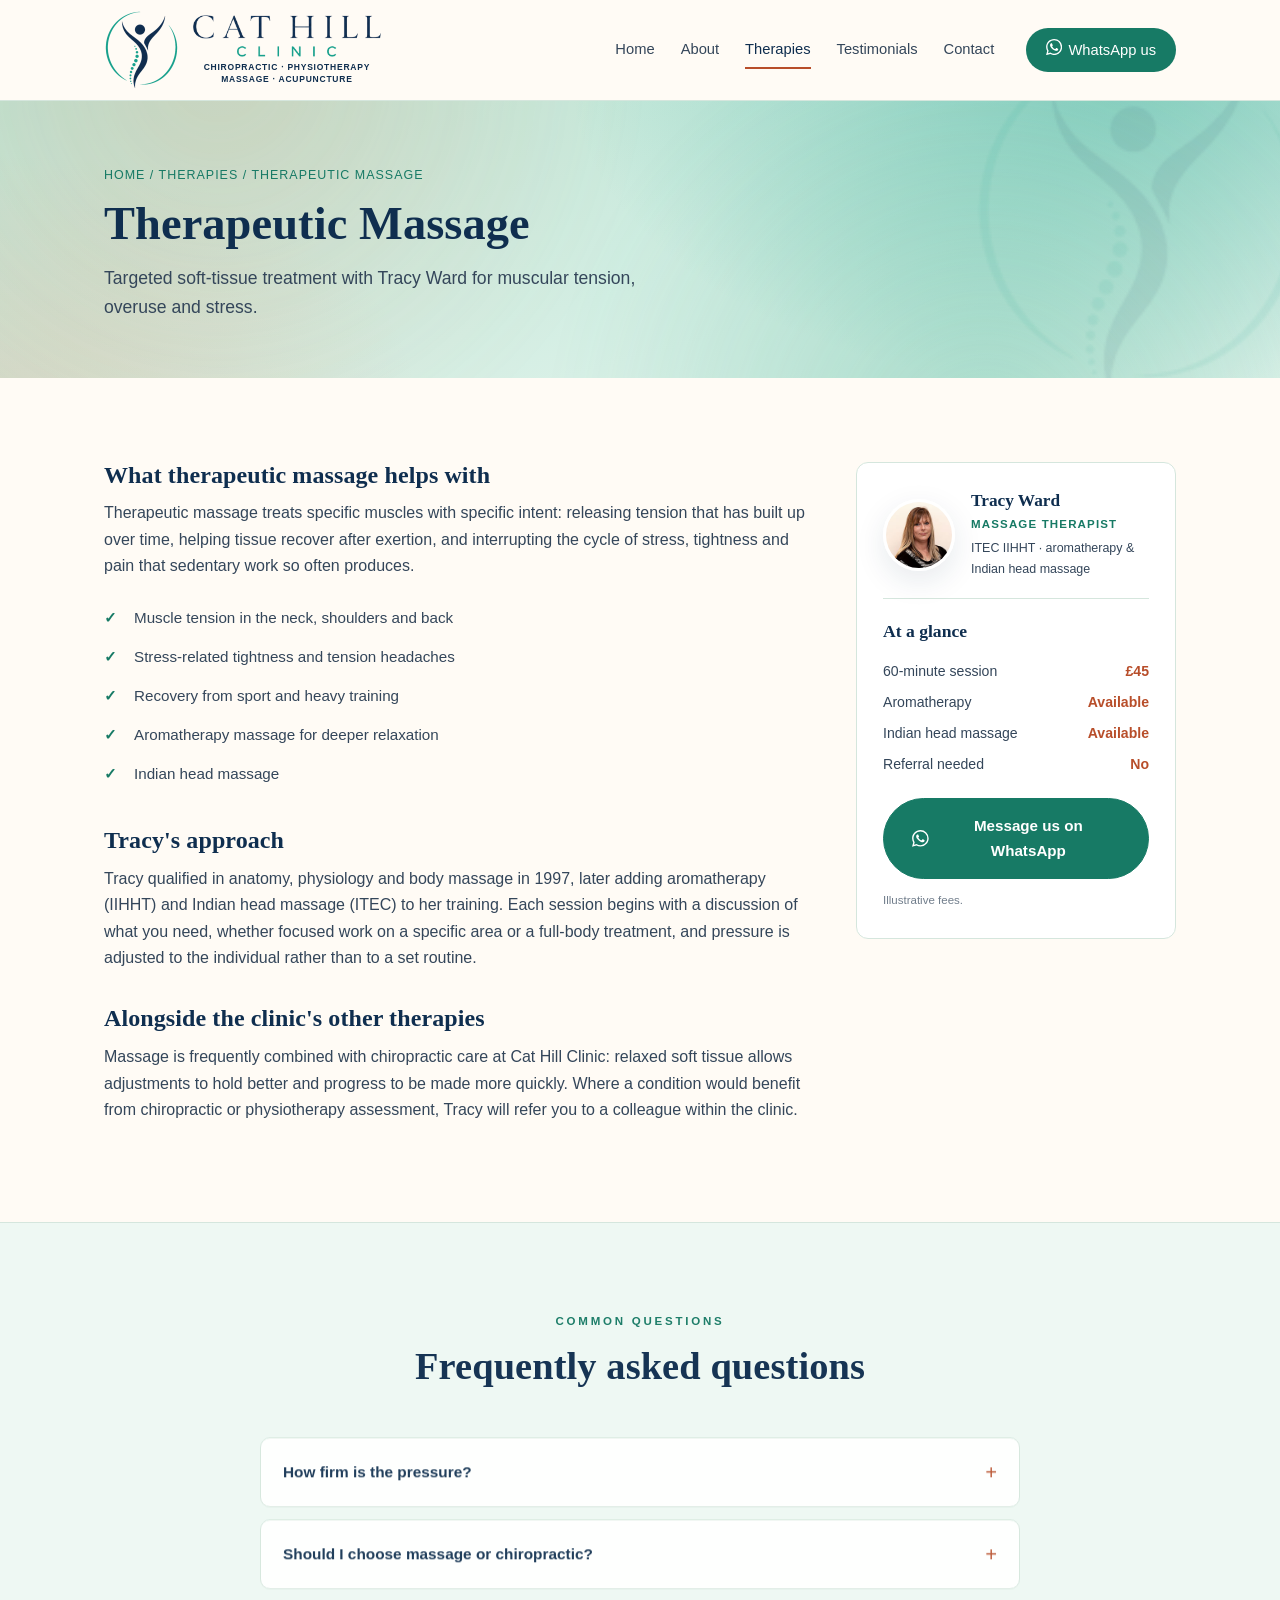
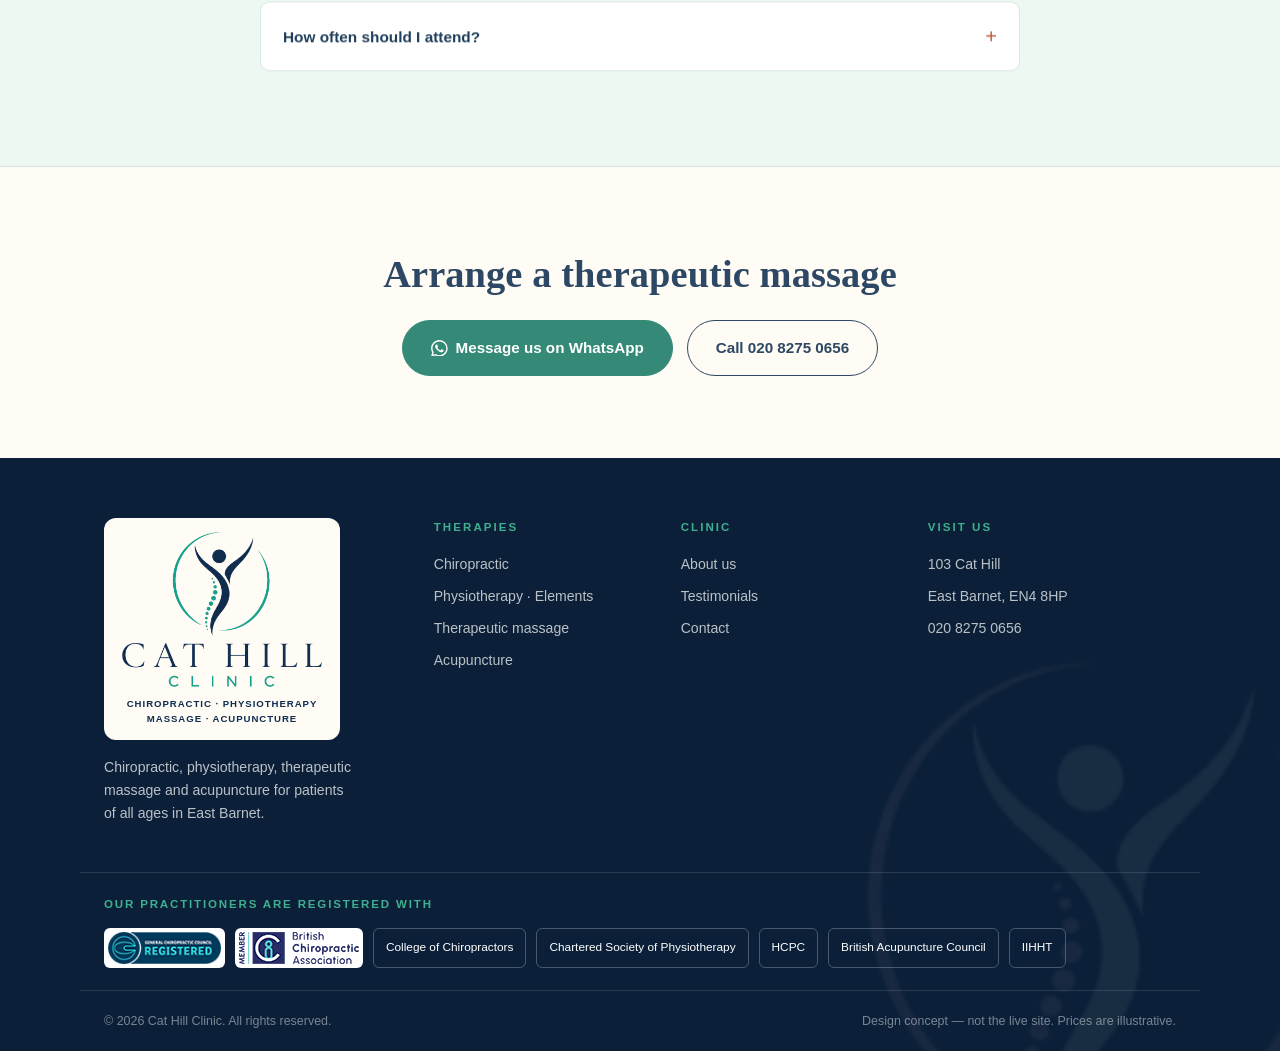
<file: massage.html>
<!DOCTYPE html>
<html lang="en-GB">
<head>
<meta charset="UTF-8">
<meta name="viewport" content="width=device-width, initial-scale=1.0">
<title>Therapeutic Massage — Cat Hill Clinic</title>
<meta name="description" content="Therapeutic massage in East Barnet with Tracy Ward — muscle tension, stress relief, aromatherapy and Indian head massage.">
<link rel="icon" href="assets/logo-icon-v3.png">
<meta name="robots" content="noindex, nofollow">
<script>!function(d){if(matchMedia('(prefers-reduced-motion: reduce)').matches)return;d.classList.add('amp-motion');setTimeout(function(){if(!(window.AMPMotion&&AMPMotion.ready)){d.classList.remove('amp-motion');d.setAttribute('data-amp-gaveup','')}},3000)}(document.documentElement)</script>
<link rel="stylesheet" href="motion-kit/amp-motion.css">
<link rel="stylesheet" href="css/style.css">
</head>
<body>

<header class="site-header" data-motion-header>
  <div class="wrap header-in">
    <a class="brand" href="index.html">
      <img class="brand-icon" src="assets/logo-icon-v3.png" alt=""><span class="brand-text"><img class="brand-word" src="assets/logo-wordmark-v3.png" alt="Cat Hill Clinic"><span class="brand-tag" aria-hidden="true"><span>Chiropractic · Physiotherapy</span><span>Massage · Acupuncture</span></span></span>
    </a>
    <nav class="main-nav" id="nav" aria-label="Main navigation">
      <a href="index.html">Home</a>
      <a href="about.html">About</a>
      <a href="therapies.html" class="active">Therapies</a>
      <a href="testimonials.html">Testimonials</a>
      <a href="contact.html">Contact</a>
      <a data-wa="clinic" href="https://wa.me/447359086157?text=Hi%20Cat%20Hill%20Clinic%2C%20I%27d%20like%20to%20book%20an%20appointment" class="nav-cta" target="_blank" rel="noopener"><span class="wa-ic" aria-hidden="true"><svg viewBox="0 0 24 24" fill="currentColor" aria-hidden="true" focusable="false"><path d="M17.472 14.382c-.297-.149-1.758-.867-2.03-.967-.273-.099-.471-.148-.67.15-.197.297-.767.966-.94 1.164-.173.199-.347.223-.644.075-.297-.15-1.255-.463-2.39-1.475-.883-.788-1.48-1.761-1.653-2.059-.173-.297-.018-.458.13-.606.134-.133.298-.347.446-.52.149-.174.198-.298.298-.497.099-.198.05-.371-.025-.52-.075-.149-.669-1.612-.916-2.207-.242-.579-.487-.5-.669-.51-.173-.008-.371-.01-.57-.01-.198 0-.52.074-.792.372-.272.297-1.04 1.016-1.04 2.479 0 1.462 1.065 2.875 1.213 3.074.149.198 2.096 3.2 5.077 4.487.709.306 1.262.489 1.694.625.712.227 1.36.195 1.871.118.571-.085 1.758-.719 2.006-1.413.248-.694.248-1.289.173-1.413-.074-.124-.272-.198-.57-.347m-5.421 7.403h-.004a9.87 9.87 0 0 1-5.031-1.378l-.361-.214-3.741.982.998-3.648-.235-.374a9.86 9.86 0 0 1-1.51-5.26c.001-5.45 4.436-9.884 9.888-9.884 2.64 0 5.122 1.03 6.988 2.898a9.825 9.825 0 0 1 2.893 6.994c-.003 5.45-4.437 9.884-9.885 9.884m8.413-18.297A11.815 11.815 0 0 0 12.05 0C5.495 0 .16 5.335.157 11.892c0 2.096.547 4.142 1.588 5.945L.057 24l6.305-1.654a11.882 11.882 0 0 0 5.683 1.448h.005c6.554 0 11.89-5.335 11.893-11.893a11.821 11.821 0 0 0-3.48-8.413Z"/></svg></span>WhatsApp us</a>
    </nav>
    <button class="nav-toggle" aria-label="Menu" aria-expanded="false" aria-controls="nav"><span></span><span></span><span></span></button>
  </div>
</header>

<section class="page-hero" data-motion="wash">
  <div class="wrap">
    <div class="crumb"><a href="index.html">Home</a> / <a href="therapies.html">Therapies</a> / Therapeutic Massage</div>
    <h1 data-motion="lines">Therapeutic Massage</h1>
    <p class="lede">Targeted soft-tissue treatment with Tracy Ward for muscular tension, overuse and stress.</p>
  </div>
</section>

<section class="section">
  <div class="wrap detail-grid">
    <div class="prose" data-motion="rise">
      <h2>What therapeutic massage helps with</h2>
      <p>Therapeutic massage treats specific muscles with specific intent: releasing tension that has built up over time, helping tissue recover after exertion, and interrupting the cycle of stress, tightness and pain that sedentary work so often produces.</p>
      <ul class="check-list">
        <li>Muscle tension in the neck, shoulders and back</li>
        <li>Stress-related tightness and tension headaches</li>
        <li>Recovery from sport and heavy training</li>
        <li>Aromatherapy massage for deeper relaxation</li>
        <li>Indian head massage</li>
      </ul>

      <h2>Tracy's approach</h2>
      <p>Tracy qualified in anatomy, physiology and body massage in 1997, later adding aromatherapy (IIHHT) and Indian head massage (ITEC) to her training. Each session begins with a discussion of what you need, whether focused work on a specific area or a full-body treatment, and pressure is adjusted to the individual rather than to a set routine.</p>

      <h2>Alongside the clinic's other therapies</h2>
      <p>Massage is frequently combined with chiropractic care at Cat Hill Clinic: relaxed soft tissue allows adjustments to hold better and progress to be made more quickly. Where a condition would benefit from chiropractic or physiotherapy assessment, Tracy will refer you to a colleague within the clinic.</p>
    </div>

    <aside class="aside" data-motion="unveil">
      <div class="pract">
        <img src="assets/tracy.jpg" alt="Tracy Ward">
        <div><b>Tracy Ward</b><span>Massage therapist</span><small>ITEC IIHHT · aromatherapy &amp; Indian head massage</small></div>
      </div>
      <h3>At a glance</h3>
      <ul>
        <li><span>60-minute session</span><b>£45</b></li>
        <li><span>Aromatherapy</span><b>Available</b></li>
        <li><span>Indian head massage</span><b>Available</b></li>
        <li><span>Referral needed</span><b>No</b></li>
      </ul>
      <a data-wa="clinic" href="https://wa.me/447359086157?text=Hi%20Cat%20Hill%20Clinic%2C%20I%27d%20like%20to%20book%20an%20appointment" class="btn btn-wa" target="_blank" rel="noopener"><span class="wa-ic" aria-hidden="true"><svg viewBox="0 0 24 24" fill="currentColor" aria-hidden="true" focusable="false"><path d="M17.472 14.382c-.297-.149-1.758-.867-2.03-.967-.273-.099-.471-.148-.67.15-.197.297-.767.966-.94 1.164-.173.199-.347.223-.644.075-.297-.15-1.255-.463-2.39-1.475-.883-.788-1.48-1.761-1.653-2.059-.173-.297-.018-.458.13-.606.134-.133.298-.347.446-.52.149-.174.198-.298.298-.497.099-.198.05-.371-.025-.52-.075-.149-.669-1.612-.916-2.207-.242-.579-.487-.5-.669-.51-.173-.008-.371-.01-.57-.01-.198 0-.52.074-.792.372-.272.297-1.04 1.016-1.04 2.479 0 1.462 1.065 2.875 1.213 3.074.149.198 2.096 3.2 5.077 4.487.709.306 1.262.489 1.694.625.712.227 1.36.195 1.871.118.571-.085 1.758-.719 2.006-1.413.248-.694.248-1.289.173-1.413-.074-.124-.272-.198-.57-.347m-5.421 7.403h-.004a9.87 9.87 0 0 1-5.031-1.378l-.361-.214-3.741.982.998-3.648-.235-.374a9.86 9.86 0 0 1-1.51-5.26c.001-5.45 4.436-9.884 9.888-9.884 2.64 0 5.122 1.03 6.988 2.898a9.825 9.825 0 0 1 2.893 6.994c-.003 5.45-4.437 9.884-9.885 9.884m8.413-18.297A11.815 11.815 0 0 0 12.05 0C5.495 0 .16 5.335.157 11.892c0 2.096.547 4.142 1.588 5.945L.057 24l6.305-1.654a11.882 11.882 0 0 0 5.683 1.448h.005c6.554 0 11.89-5.335 11.893-11.893a11.821 11.821 0 0 0-3.48-8.413Z"/></svg></span>Message us on WhatsApp</a>
      <p style="font-size: 0.72rem; margin-top: 12px; opacity: 0.7;">Illustrative fees.</p>
    </aside>
  </div>
</section>

<section class="section tint">
  <div class="wrap">
    <div class="section-head center" data-motion="rise">
      <span class="eyebrow">Common questions</span>
      <h2>Frequently asked questions</h2>
    </div>
    <div class="faq" data-motion="rise">
      <details>
        <summary>How firm is the pressure?</summary>
        <div class="faq-a">As firm as you need it to be. Tracy will discuss your preference before each session and adjust throughout. Deeper work may feel intense at the time but should never be painful.</div>
      </details>
      <details>
        <summary>Should I choose massage or chiropractic?</summary>
        <div class="faq-a">As a general guide, tightness that feels muscular is well suited to massage, while restricted joints or pain that travels are better assessed by a chiropractor. If you are unsure, message the clinic or ask at reception and we will advise you.</div>
      </details>
      <details>
        <summary>How often should I attend?</summary>
        <div class="faq-a">For a specific problem, weekly sessions for a short period are common, followed by longer intervals. Many patients attend monthly for maintenance. Tracy will recommend a schedule based on your needs.</div>
      </details>
    </div>
  </div>
</section>

<section class="section">
  <div class="wrap cta-final" data-motion="rise">
    <h2>Arrange a therapeutic massage</h2>
    <div class="cta-buttons" style="margin-top: 24px;">
      <a data-wa="clinic" href="https://wa.me/447359086157?text=Hi%20Cat%20Hill%20Clinic%2C%20I%27d%20like%20to%20book%20an%20appointment" class="btn btn-wa" target="_blank" rel="noopener"><span class="wa-ic" aria-hidden="true"><svg viewBox="0 0 24 24" fill="currentColor" aria-hidden="true" focusable="false"><path d="M17.472 14.382c-.297-.149-1.758-.867-2.03-.967-.273-.099-.471-.148-.67.15-.197.297-.767.966-.94 1.164-.173.199-.347.223-.644.075-.297-.15-1.255-.463-2.39-1.475-.883-.788-1.48-1.761-1.653-2.059-.173-.297-.018-.458.13-.606.134-.133.298-.347.446-.52.149-.174.198-.298.298-.497.099-.198.05-.371-.025-.52-.075-.149-.669-1.612-.916-2.207-.242-.579-.487-.5-.669-.51-.173-.008-.371-.01-.57-.01-.198 0-.52.074-.792.372-.272.297-1.04 1.016-1.04 2.479 0 1.462 1.065 2.875 1.213 3.074.149.198 2.096 3.2 5.077 4.487.709.306 1.262.489 1.694.625.712.227 1.36.195 1.871.118.571-.085 1.758-.719 2.006-1.413.248-.694.248-1.289.173-1.413-.074-.124-.272-.198-.57-.347m-5.421 7.403h-.004a9.87 9.87 0 0 1-5.031-1.378l-.361-.214-3.741.982.998-3.648-.235-.374a9.86 9.86 0 0 1-1.51-5.26c.001-5.45 4.436-9.884 9.888-9.884 2.64 0 5.122 1.03 6.988 2.898a9.825 9.825 0 0 1 2.893 6.994c-.003 5.45-4.437 9.884-9.885 9.884m8.413-18.297A11.815 11.815 0 0 0 12.05 0C5.495 0 .16 5.335.157 11.892c0 2.096.547 4.142 1.588 5.945L.057 24l6.305-1.654a11.882 11.882 0 0 0 5.683 1.448h.005c6.554 0 11.89-5.335 11.893-11.893a11.821 11.821 0 0 0-3.48-8.413Z"/></svg></span>Message us on WhatsApp</a>
      <a href="tel:02082750656" class="btn btn-outline">Call 020 8275 0656</a>
    </div>
  </div>
</section>

<footer class="site-footer">
  <div class="wrap footer-in">
    <div class="footer-brand">
      <div class="footer-logo"><img src="assets/logo-stacked-v3.png" alt="Cat Hill Clinic"><span class="logo-tag"><span>Chiropractic · Physiotherapy</span><span class="lt-sep"> · </span><span>Massage · Acupuncture</span></span></div>
      <p>Chiropractic, physiotherapy, therapeutic massage and acupuncture for patients of all ages in East Barnet.</p>
    </div>
    <div>
      <h4>Therapies</h4>
      <ul>
        <li><a href="chiropractic.html">Chiropractic</a></li>
        <li><a href="elements-physiotherapy.html">Physiotherapy · Elements</a></li>
        <li><a href="massage.html">Therapeutic massage</a></li>
        <li><a href="acupuncture.html">Acupuncture</a></li>
      </ul>
    </div>
    <div>
      <h4>Clinic</h4>
      <ul>
        <li><a href="about.html">About us</a></li>
        <li><a href="testimonials.html">Testimonials</a></li>
        <li><a href="contact.html">Contact</a></li>
      </ul>
    </div>
    <div>
      <h4>Visit us</h4>
      <ul>
        <li>103 Cat Hill</li>
        <li>East Barnet, EN4 8HP</li>
        <li><a href="tel:02082750656">020 8275 0656</a></li>
      </ul>
    </div>
  </div>
  <div class="wrap footer-bodies" aria-label="Professional registrations">
    <span class="fb-label">Our practitioners are registered with</span>
    <ul>
      <li><img src="assets/GCC_logo.png" alt="General Chiropractic Council"></li>
      <li><img src="assets/BCA_logo.png" alt="British Chiropractic Association"></li>
      <li><span class="fb-chip">College of Chiropractors</span></li>
      <li><span class="fb-chip">Chartered Society of Physiotherapy</span></li>
      <li><span class="fb-chip">HCPC</span></li>
      <li><span class="fb-chip">British Acupuncture Council</span></li>
      <li><span class="fb-chip">IIHHT</span></li>
    </ul>
  </div>
  <div class="wrap footer-legal">
    <span>© 2026 Cat Hill Clinic. All rights reserved.</span>
    <span>Design concept — not the live site. Prices are illustrative.</span>
  </div>
</footer>

<div class="mobile-bar" aria-label="Quick contact">
  <a data-wa="clinic" href="https://wa.me/447359086157?text=Hi%20Cat%20Hill%20Clinic%2C%20I%27d%20like%20to%20book%20an%20appointment" class="btn btn-wa" target="_blank" rel="noopener"><span class="wa-ic" aria-hidden="true"><svg viewBox="0 0 24 24" fill="currentColor" aria-hidden="true" focusable="false"><path d="M17.472 14.382c-.297-.149-1.758-.867-2.03-.967-.273-.099-.471-.148-.67.15-.197.297-.767.966-.94 1.164-.173.199-.347.223-.644.075-.297-.15-1.255-.463-2.39-1.475-.883-.788-1.48-1.761-1.653-2.059-.173-.297-.018-.458.13-.606.134-.133.298-.347.446-.52.149-.174.198-.298.298-.497.099-.198.05-.371-.025-.52-.075-.149-.669-1.612-.916-2.207-.242-.579-.487-.5-.669-.51-.173-.008-.371-.01-.57-.01-.198 0-.52.074-.792.372-.272.297-1.04 1.016-1.04 2.479 0 1.462 1.065 2.875 1.213 3.074.149.198 2.096 3.2 5.077 4.487.709.306 1.262.489 1.694.625.712.227 1.36.195 1.871.118.571-.085 1.758-.719 2.006-1.413.248-.694.248-1.289.173-1.413-.074-.124-.272-.198-.57-.347m-5.421 7.403h-.004a9.87 9.87 0 0 1-5.031-1.378l-.361-.214-3.741.982.998-3.648-.235-.374a9.86 9.86 0 0 1-1.51-5.26c.001-5.45 4.436-9.884 9.888-9.884 2.64 0 5.122 1.03 6.988 2.898a9.825 9.825 0 0 1 2.893 6.994c-.003 5.45-4.437 9.884-9.885 9.884m8.413-18.297A11.815 11.815 0 0 0 12.05 0C5.495 0 .16 5.335.157 11.892c0 2.096.547 4.142 1.588 5.945L.057 24l6.305-1.654a11.882 11.882 0 0 0 5.683 1.448h.005c6.554 0 11.89-5.335 11.893-11.893a11.821 11.821 0 0 0-3.48-8.413Z"/></svg></span>WhatsApp</a>
  <a href="tel:02082750656" class="btn btn-outline"><span class="ic ic-phone" aria-hidden="true"><svg viewBox="0 0 24 24" fill="none" stroke="currentColor" stroke-width="1.8" stroke-linecap="round" stroke-linejoin="round" aria-hidden="true" focusable="false"><path d="M22 16.9v3a2 2 0 0 1-2.2 2 19.8 19.8 0 0 1-8.6-3.1 19.5 19.5 0 0 1-6-6A19.8 19.8 0 0 1 2.1 4.2 2 2 0 0 1 4.1 2h3a2 2 0 0 1 2 1.7c.1.9.4 1.8.7 2.7a2 2 0 0 1-.5 2.1L8 9.8a16 16 0 0 0 6 6l1.3-1.3a2 2 0 0 1 2.1-.4c.9.3 1.8.6 2.7.7a2 2 0 0 1 1.7 2z"/></svg></span>Call</a>
</div>

<script defer src="motion-kit/vendor/gsap.min.js"></script>
<script defer src="motion-kit/vendor/SplitText.min.js"></script>
<script defer src="motion-kit/vendor/DrawSVGPlugin.min.js"></script>
<script defer src="motion-kit/amp-motion.js"></script>
<script defer src="js/main.js"></script>
</body>
</html>
</file>
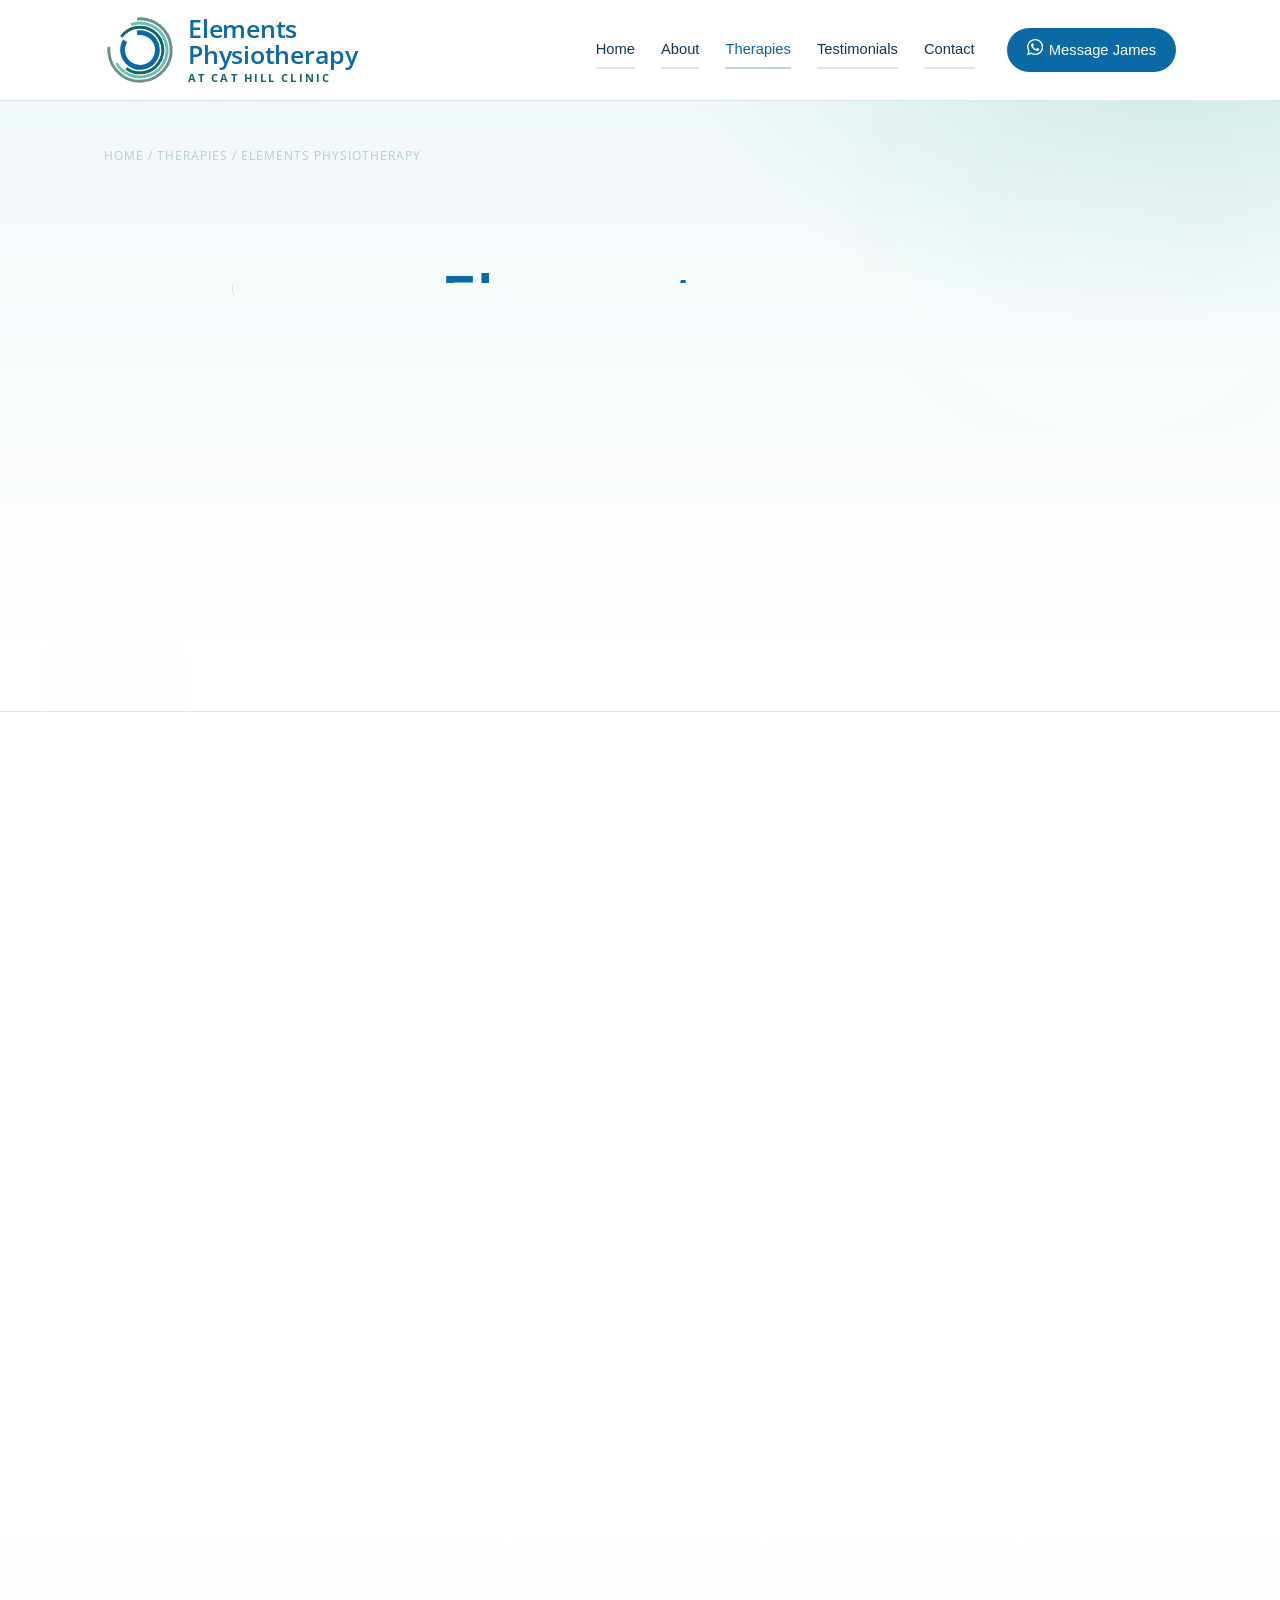
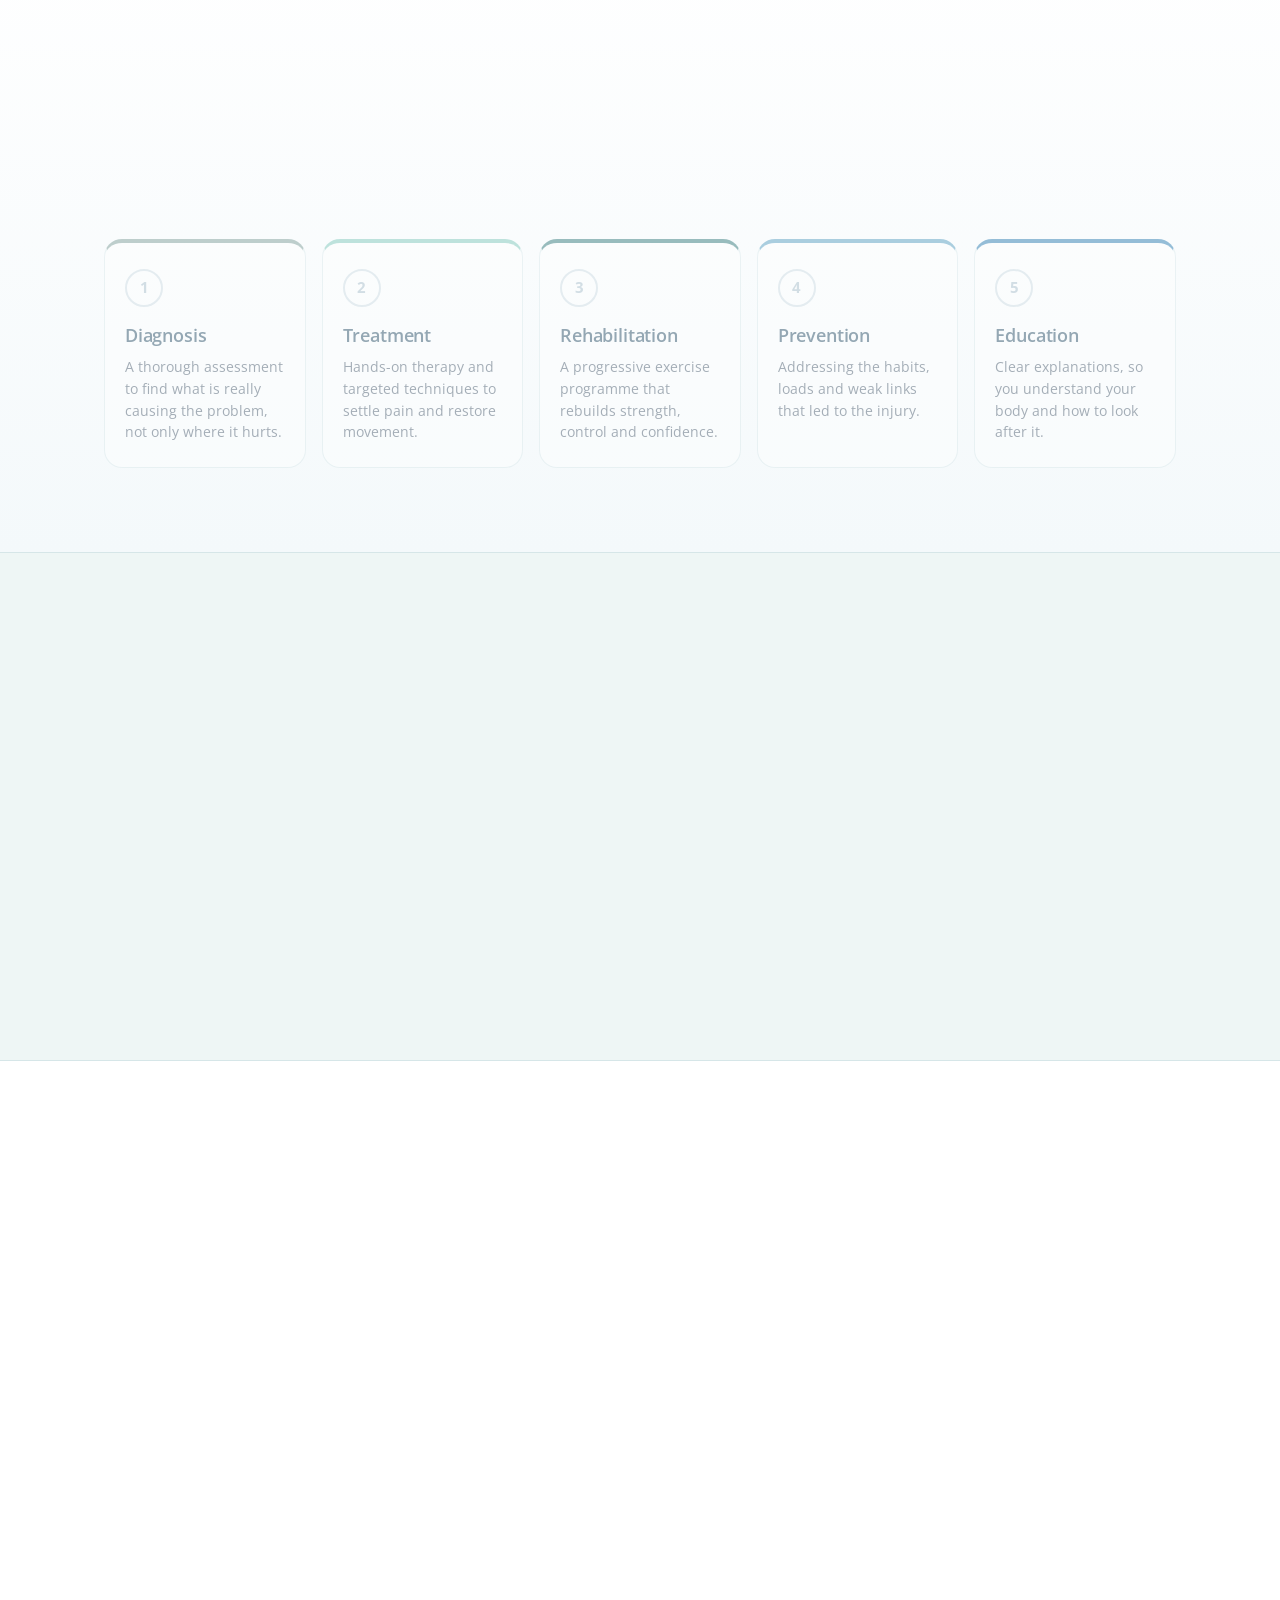
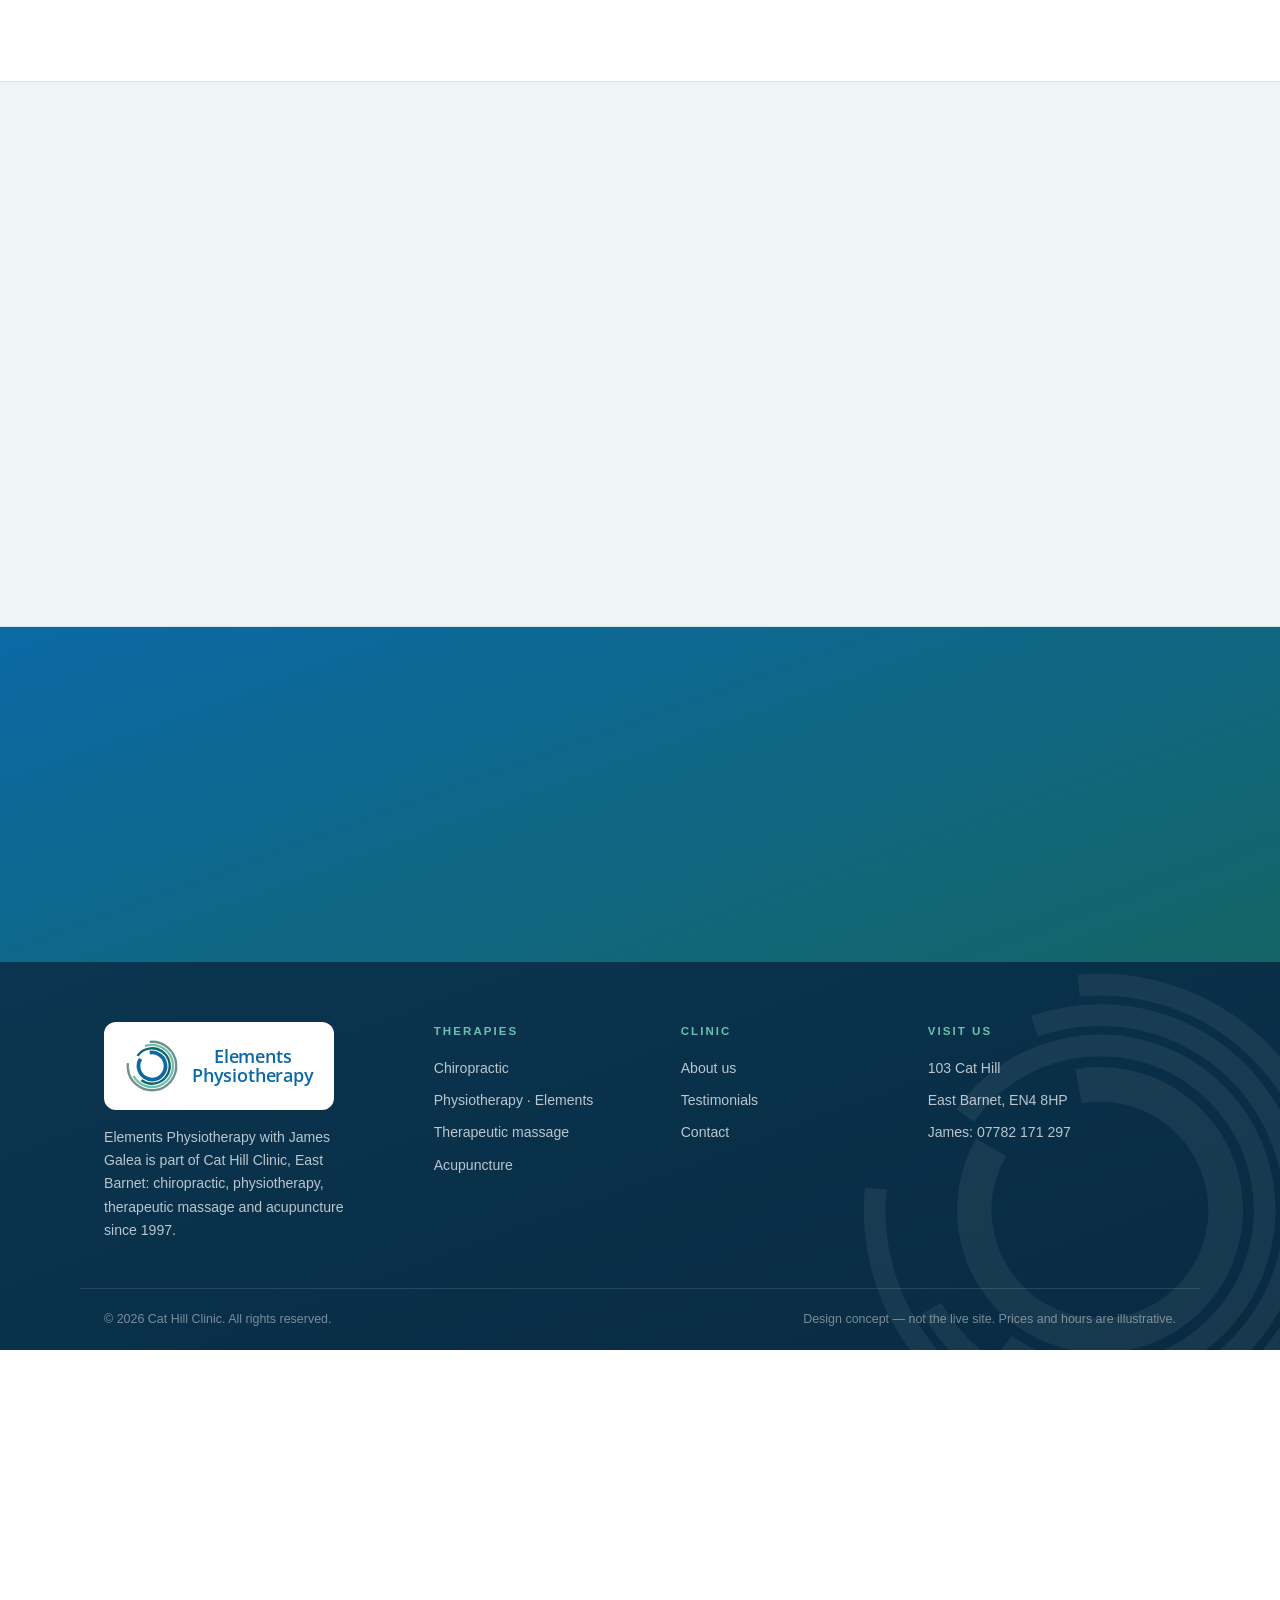
<file: physiotherapy.html>
<!DOCTYPE html>
<html lang="en-GB">
<head>
<meta charset="UTF-8">
<meta name="viewport" content="width=device-width, initial-scale=1.0">
<meta name="robots" content="noindex, nofollow">
<title>Physiotherapy has moved — Elements Physiotherapy at Cat Hill Clinic</title>
<link rel="canonical" href="https://cathillclinic.co.uk/elements-physiotherapy">
<meta http-equiv="refresh" content="0; url=elements-physiotherapy.html">
<link rel="icon" href="assets/logo-icon-v3.png">
</head>
<body style="font-family: -apple-system, BlinkMacSystemFont, 'Segoe UI', sans-serif; padding: 40px;">
<p>Physiotherapy at Cat Hill Clinic is now <a href="elements-physiotherapy.html">Elements Physiotherapy with James Galea</a>.</p>
<!-- On the live site this becomes a 301 redirect: /therapies/physiotherapy.php and /physiotherapy → /elements-physiotherapy -->
</body>
</html>
</file>
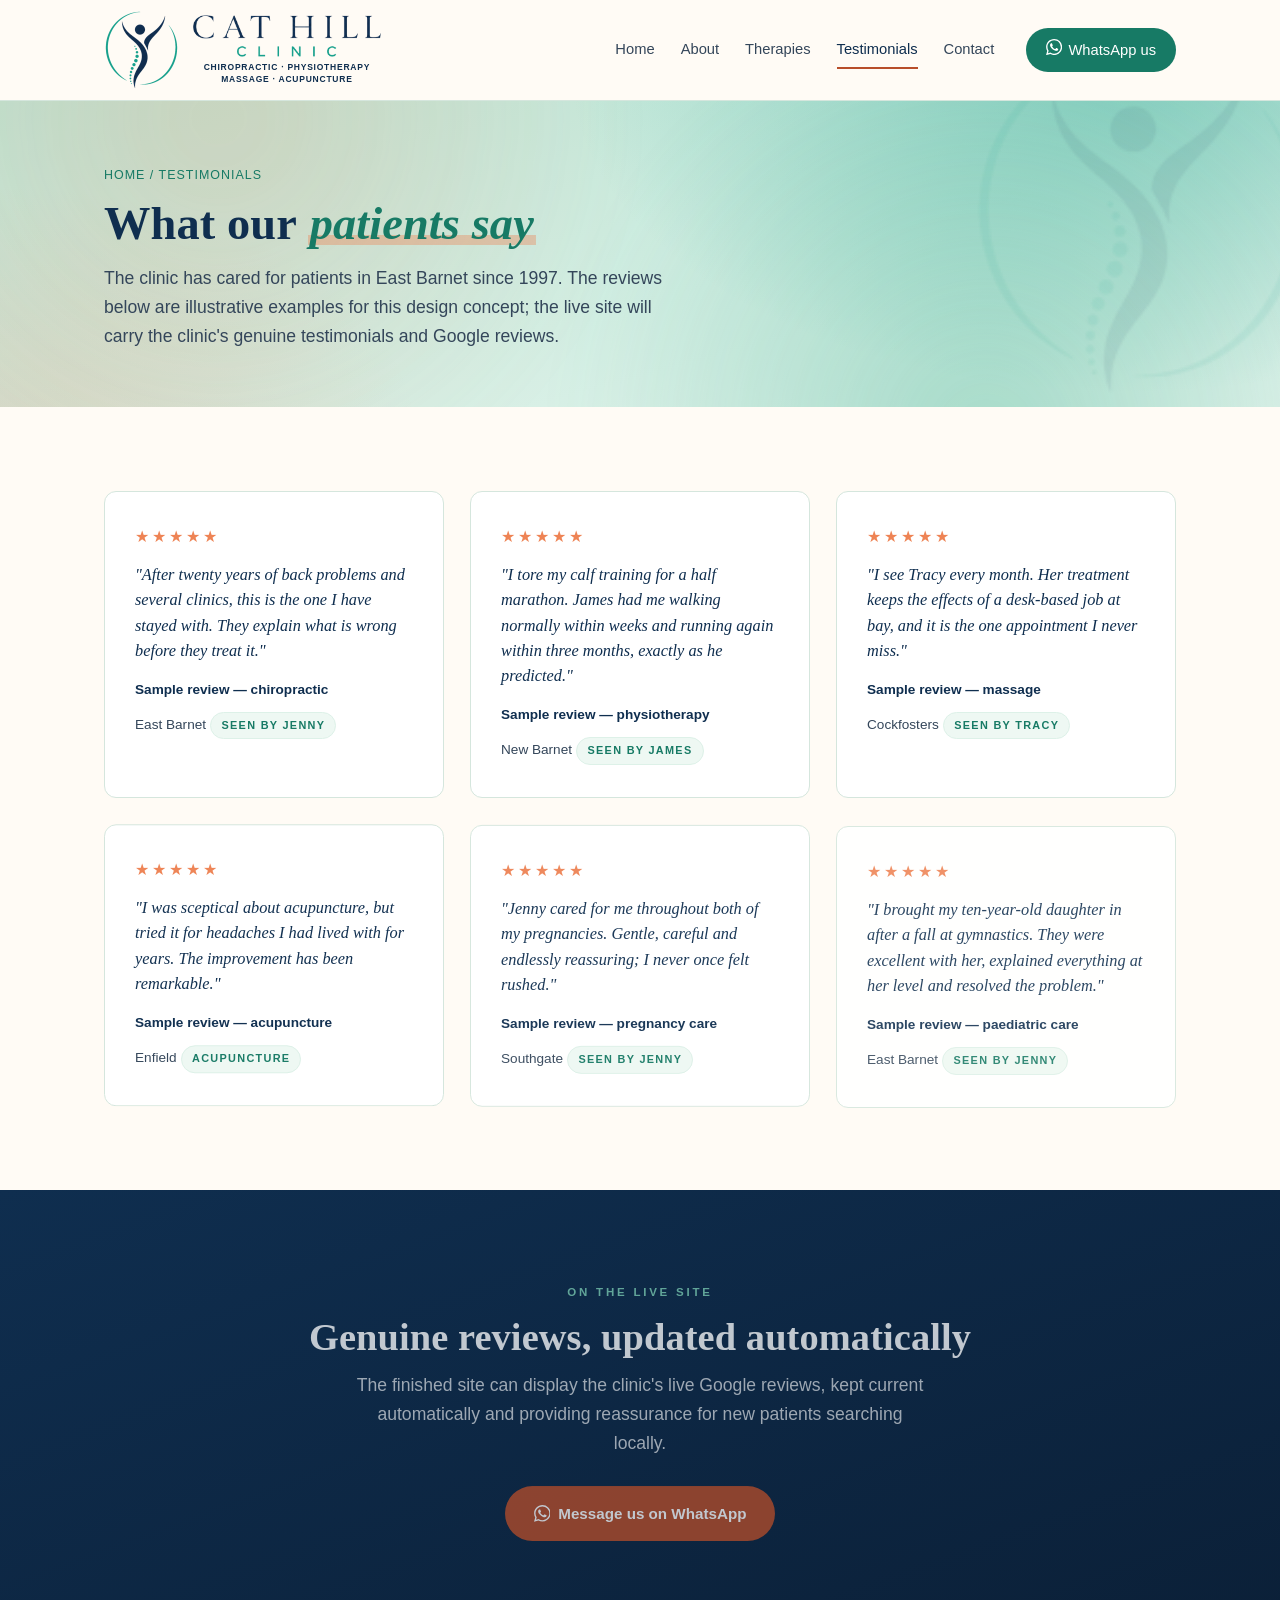
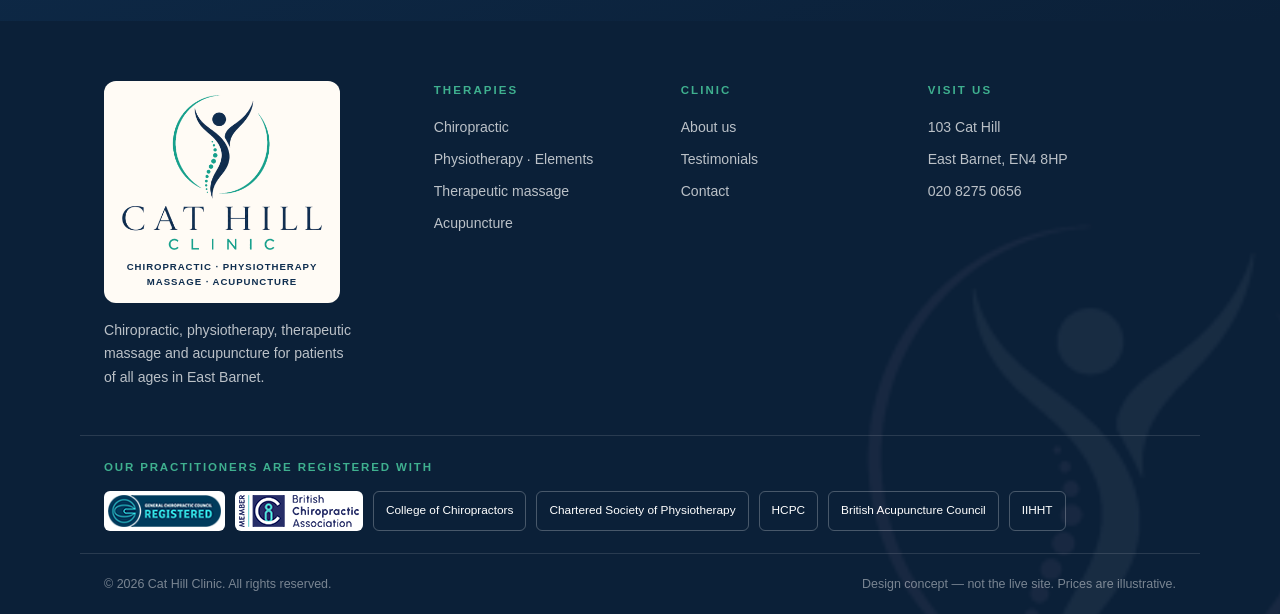
<file: testimonials.html>
<!DOCTYPE html>
<html lang="en-GB">
<head>
<meta charset="UTF-8">
<meta name="viewport" content="width=device-width, initial-scale=1.0">
<title>Testimonials — Cat Hill Clinic</title>
<meta name="description" content="What patients say about Cat Hill Clinic in East Barnet.">
<link rel="icon" href="assets/logo-icon-v3.png">
<meta name="robots" content="noindex, nofollow">
<script>!function(d){if(matchMedia('(prefers-reduced-motion: reduce)').matches)return;d.classList.add('amp-motion');setTimeout(function(){if(!(window.AMPMotion&&AMPMotion.ready)){d.classList.remove('amp-motion');d.setAttribute('data-amp-gaveup','')}},3000)}(document.documentElement)</script>
<link rel="stylesheet" href="motion-kit/amp-motion.css">
<link rel="stylesheet" href="css/style.css">
</head>
<body>

<header class="site-header" data-motion-header>
  <div class="wrap header-in">
    <a class="brand" href="index.html">
      <img class="brand-icon" src="assets/logo-icon-v3.png" alt=""><span class="brand-text"><img class="brand-word" src="assets/logo-wordmark-v3.png" alt="Cat Hill Clinic"><span class="brand-tag" aria-hidden="true"><span>Chiropractic · Physiotherapy</span><span>Massage · Acupuncture</span></span></span>
    </a>
    <nav class="main-nav" id="nav" aria-label="Main navigation">
      <a href="index.html">Home</a>
      <a href="about.html">About</a>
      <a href="therapies.html">Therapies</a>
      <a href="testimonials.html" class="active">Testimonials</a>
      <a href="contact.html">Contact</a>
      <a data-wa="clinic" href="https://wa.me/447359086157?text=Hi%20Cat%20Hill%20Clinic%2C%20I%27d%20like%20to%20book%20an%20appointment" class="nav-cta" target="_blank" rel="noopener"><span class="wa-ic" aria-hidden="true"><svg viewBox="0 0 24 24" fill="currentColor" aria-hidden="true" focusable="false"><path d="M17.472 14.382c-.297-.149-1.758-.867-2.03-.967-.273-.099-.471-.148-.67.15-.197.297-.767.966-.94 1.164-.173.199-.347.223-.644.075-.297-.15-1.255-.463-2.39-1.475-.883-.788-1.48-1.761-1.653-2.059-.173-.297-.018-.458.13-.606.134-.133.298-.347.446-.52.149-.174.198-.298.298-.497.099-.198.05-.371-.025-.52-.075-.149-.669-1.612-.916-2.207-.242-.579-.487-.5-.669-.51-.173-.008-.371-.01-.57-.01-.198 0-.52.074-.792.372-.272.297-1.04 1.016-1.04 2.479 0 1.462 1.065 2.875 1.213 3.074.149.198 2.096 3.2 5.077 4.487.709.306 1.262.489 1.694.625.712.227 1.36.195 1.871.118.571-.085 1.758-.719 2.006-1.413.248-.694.248-1.289.173-1.413-.074-.124-.272-.198-.57-.347m-5.421 7.403h-.004a9.87 9.87 0 0 1-5.031-1.378l-.361-.214-3.741.982.998-3.648-.235-.374a9.86 9.86 0 0 1-1.51-5.26c.001-5.45 4.436-9.884 9.888-9.884 2.64 0 5.122 1.03 6.988 2.898a9.825 9.825 0 0 1 2.893 6.994c-.003 5.45-4.437 9.884-9.885 9.884m8.413-18.297A11.815 11.815 0 0 0 12.05 0C5.495 0 .16 5.335.157 11.892c0 2.096.547 4.142 1.588 5.945L.057 24l6.305-1.654a11.882 11.882 0 0 0 5.683 1.448h.005c6.554 0 11.89-5.335 11.893-11.893a11.821 11.821 0 0 0-3.48-8.413Z"/></svg></span>WhatsApp us</a>
    </nav>
    <button class="nav-toggle" aria-label="Menu" aria-expanded="false" aria-controls="nav"><span></span><span></span><span></span></button>
  </div>
</header>

<section class="page-hero" data-motion="wash">
  <div class="wrap">
    <div class="crumb"><a href="index.html">Home</a> / Testimonials</div>
    <h1 data-motion="lines">What our <span class="sea-i">patients say</span></h1>
    <p class="lede">The clinic has cared for patients in East Barnet since 1997. The reviews below are illustrative examples for this design concept; the live site will carry the clinic's genuine testimonials and Google reviews.</p>
  </div>
</section>

<section class="section">
  <div class="wrap">
    <div class="grid-3">
      <div class="quote-card" data-motion="rise">
        <div class="stars">★★★★★</div>
        <blockquote>"After twenty years of back problems and several clinics, this is the one I have stayed with. They explain what is wrong before they treat it."</blockquote>
        <cite><b>Sample review — chiropractic</b>East Barnet</cite>
        <span class="seen-by">Seen by Jenny</span>
      </div>
      <div class="quote-card" data-motion="rise">
        <div class="stars">★★★★★</div>
        <blockquote>"I tore my calf training for a half marathon. James had me walking normally within weeks and running again within three months, exactly as he predicted."</blockquote>
        <cite><b>Sample review — physiotherapy</b>New Barnet</cite>
        <span class="seen-by">Seen by James</span>
      </div>
      <div class="quote-card" data-motion="rise">
        <div class="stars">★★★★★</div>
        <blockquote>"I see Tracy every month. Her treatment keeps the effects of a desk-based job at bay, and it is the one appointment I never miss."</blockquote>
        <cite><b>Sample review — massage</b>Cockfosters</cite>
        <span class="seen-by">Seen by Tracy</span>
      </div>
      <div class="quote-card" data-motion="rise">
        <div class="stars">★★★★★</div>
        <blockquote>"I was sceptical about acupuncture, but tried it for headaches I had lived with for years. The improvement has been remarkable."</blockquote>
        <cite><b>Sample review — acupuncture</b>Enfield</cite>
        <span class="seen-by">Acupuncture</span>
      </div>
      <div class="quote-card" data-motion="rise">
        <div class="stars">★★★★★</div>
        <blockquote>"Jenny cared for me throughout both of my pregnancies. Gentle, careful and endlessly reassuring; I never once felt rushed."</blockquote>
        <cite><b>Sample review — pregnancy care</b>Southgate</cite>
        <span class="seen-by">Seen by Jenny</span>
      </div>
      <div class="quote-card" data-motion="rise">
        <div class="stars">★★★★★</div>
        <blockquote>"I brought my ten-year-old daughter in after a fall at gymnastics. They were excellent with her, explained everything at her level and resolved the problem."</blockquote>
        <cite><b>Sample review — paediatric care</b>East Barnet</cite>
        <span class="seen-by">Seen by Jenny</span>
      </div>
    </div>
  </div>
</section>

<section class="section deep">
  <div class="wrap cta-final" data-motion="rise">
    <span class="eyebrow">On the live site</span>
    <h2>Genuine reviews, updated automatically</h2>
    <p class="lede">The finished site can display the clinic's live Google reviews, kept current automatically and providing reassurance for new patients searching locally.</p>
    <div class="cta-buttons">
      <a data-wa="clinic" href="https://wa.me/447359086157?text=Hi%20Cat%20Hill%20Clinic%2C%20I%27d%20like%20to%20book%20an%20appointment" class="btn btn-honey" target="_blank" rel="noopener"><span class="wa-ic" aria-hidden="true"><svg viewBox="0 0 24 24" fill="currentColor" aria-hidden="true" focusable="false"><path d="M17.472 14.382c-.297-.149-1.758-.867-2.03-.967-.273-.099-.471-.148-.67.15-.197.297-.767.966-.94 1.164-.173.199-.347.223-.644.075-.297-.15-1.255-.463-2.39-1.475-.883-.788-1.48-1.761-1.653-2.059-.173-.297-.018-.458.13-.606.134-.133.298-.347.446-.52.149-.174.198-.298.298-.497.099-.198.05-.371-.025-.52-.075-.149-.669-1.612-.916-2.207-.242-.579-.487-.5-.669-.51-.173-.008-.371-.01-.57-.01-.198 0-.52.074-.792.372-.272.297-1.04 1.016-1.04 2.479 0 1.462 1.065 2.875 1.213 3.074.149.198 2.096 3.2 5.077 4.487.709.306 1.262.489 1.694.625.712.227 1.36.195 1.871.118.571-.085 1.758-.719 2.006-1.413.248-.694.248-1.289.173-1.413-.074-.124-.272-.198-.57-.347m-5.421 7.403h-.004a9.87 9.87 0 0 1-5.031-1.378l-.361-.214-3.741.982.998-3.648-.235-.374a9.86 9.86 0 0 1-1.51-5.26c.001-5.45 4.436-9.884 9.888-9.884 2.64 0 5.122 1.03 6.988 2.898a9.825 9.825 0 0 1 2.893 6.994c-.003 5.45-4.437 9.884-9.885 9.884m8.413-18.297A11.815 11.815 0 0 0 12.05 0C5.495 0 .16 5.335.157 11.892c0 2.096.547 4.142 1.588 5.945L.057 24l6.305-1.654a11.882 11.882 0 0 0 5.683 1.448h.005c6.554 0 11.89-5.335 11.893-11.893a11.821 11.821 0 0 0-3.48-8.413Z"/></svg></span>Message us on WhatsApp</a>
    </div>
  </div>
</section>

<footer class="site-footer">
  <div class="wrap footer-in">
    <div class="footer-brand">
      <div class="footer-logo"><img src="assets/logo-stacked-v3.png" alt="Cat Hill Clinic"><span class="logo-tag"><span>Chiropractic · Physiotherapy</span><span class="lt-sep"> · </span><span>Massage · Acupuncture</span></span></div>
      <p>Chiropractic, physiotherapy, therapeutic massage and acupuncture for patients of all ages in East Barnet.</p>
    </div>
    <div>
      <h4>Therapies</h4>
      <ul>
        <li><a href="chiropractic.html">Chiropractic</a></li>
        <li><a href="elements-physiotherapy.html">Physiotherapy · Elements</a></li>
        <li><a href="massage.html">Therapeutic massage</a></li>
        <li><a href="acupuncture.html">Acupuncture</a></li>
      </ul>
    </div>
    <div>
      <h4>Clinic</h4>
      <ul>
        <li><a href="about.html">About us</a></li>
        <li><a href="testimonials.html">Testimonials</a></li>
        <li><a href="contact.html">Contact</a></li>
      </ul>
    </div>
    <div>
      <h4>Visit us</h4>
      <ul>
        <li>103 Cat Hill</li>
        <li>East Barnet, EN4 8HP</li>
        <li><a href="tel:02082750656">020 8275 0656</a></li>
      </ul>
    </div>
  </div>
  <div class="wrap footer-bodies" aria-label="Professional registrations">
    <span class="fb-label">Our practitioners are registered with</span>
    <ul>
      <li><img src="assets/GCC_logo.png" alt="General Chiropractic Council"></li>
      <li><img src="assets/BCA_logo.png" alt="British Chiropractic Association"></li>
      <li><span class="fb-chip">College of Chiropractors</span></li>
      <li><span class="fb-chip">Chartered Society of Physiotherapy</span></li>
      <li><span class="fb-chip">HCPC</span></li>
      <li><span class="fb-chip">British Acupuncture Council</span></li>
      <li><span class="fb-chip">IIHHT</span></li>
    </ul>
  </div>
  <div class="wrap footer-legal">
    <span>© 2026 Cat Hill Clinic. All rights reserved.</span>
    <span>Design concept — not the live site. Prices are illustrative.</span>
  </div>
</footer>

<div class="mobile-bar" aria-label="Quick contact">
  <a data-wa="clinic" href="https://wa.me/447359086157?text=Hi%20Cat%20Hill%20Clinic%2C%20I%27d%20like%20to%20book%20an%20appointment" class="btn btn-wa" target="_blank" rel="noopener"><span class="wa-ic" aria-hidden="true"><svg viewBox="0 0 24 24" fill="currentColor" aria-hidden="true" focusable="false"><path d="M17.472 14.382c-.297-.149-1.758-.867-2.03-.967-.273-.099-.471-.148-.67.15-.197.297-.767.966-.94 1.164-.173.199-.347.223-.644.075-.297-.15-1.255-.463-2.39-1.475-.883-.788-1.48-1.761-1.653-2.059-.173-.297-.018-.458.13-.606.134-.133.298-.347.446-.52.149-.174.198-.298.298-.497.099-.198.05-.371-.025-.52-.075-.149-.669-1.612-.916-2.207-.242-.579-.487-.5-.669-.51-.173-.008-.371-.01-.57-.01-.198 0-.52.074-.792.372-.272.297-1.04 1.016-1.04 2.479 0 1.462 1.065 2.875 1.213 3.074.149.198 2.096 3.2 5.077 4.487.709.306 1.262.489 1.694.625.712.227 1.36.195 1.871.118.571-.085 1.758-.719 2.006-1.413.248-.694.248-1.289.173-1.413-.074-.124-.272-.198-.57-.347m-5.421 7.403h-.004a9.87 9.87 0 0 1-5.031-1.378l-.361-.214-3.741.982.998-3.648-.235-.374a9.86 9.86 0 0 1-1.51-5.26c.001-5.45 4.436-9.884 9.888-9.884 2.64 0 5.122 1.03 6.988 2.898a9.825 9.825 0 0 1 2.893 6.994c-.003 5.45-4.437 9.884-9.885 9.884m8.413-18.297A11.815 11.815 0 0 0 12.05 0C5.495 0 .16 5.335.157 11.892c0 2.096.547 4.142 1.588 5.945L.057 24l6.305-1.654a11.882 11.882 0 0 0 5.683 1.448h.005c6.554 0 11.89-5.335 11.893-11.893a11.821 11.821 0 0 0-3.48-8.413Z"/></svg></span>WhatsApp</a>
  <a href="tel:02082750656" class="btn btn-outline"><span class="ic ic-phone" aria-hidden="true"><svg viewBox="0 0 24 24" fill="none" stroke="currentColor" stroke-width="1.8" stroke-linecap="round" stroke-linejoin="round" aria-hidden="true" focusable="false"><path d="M22 16.9v3a2 2 0 0 1-2.2 2 19.8 19.8 0 0 1-8.6-3.1 19.5 19.5 0 0 1-6-6A19.8 19.8 0 0 1 2.1 4.2 2 2 0 0 1 4.1 2h3a2 2 0 0 1 2 1.7c.1.9.4 1.8.7 2.7a2 2 0 0 1-.5 2.1L8 9.8a16 16 0 0 0 6 6l1.3-1.3a2 2 0 0 1 2.1-.4c.9.3 1.8.6 2.7.7a2 2 0 0 1 1.7 2z"/></svg></span>Call</a>
</div>

<script defer src="motion-kit/vendor/gsap.min.js"></script>
<script defer src="motion-kit/vendor/SplitText.min.js"></script>
<script defer src="motion-kit/vendor/DrawSVGPlugin.min.js"></script>
<script defer src="motion-kit/amp-motion.js"></script>
<script defer src="js/main.js"></script>
</body>
</html>
</file>
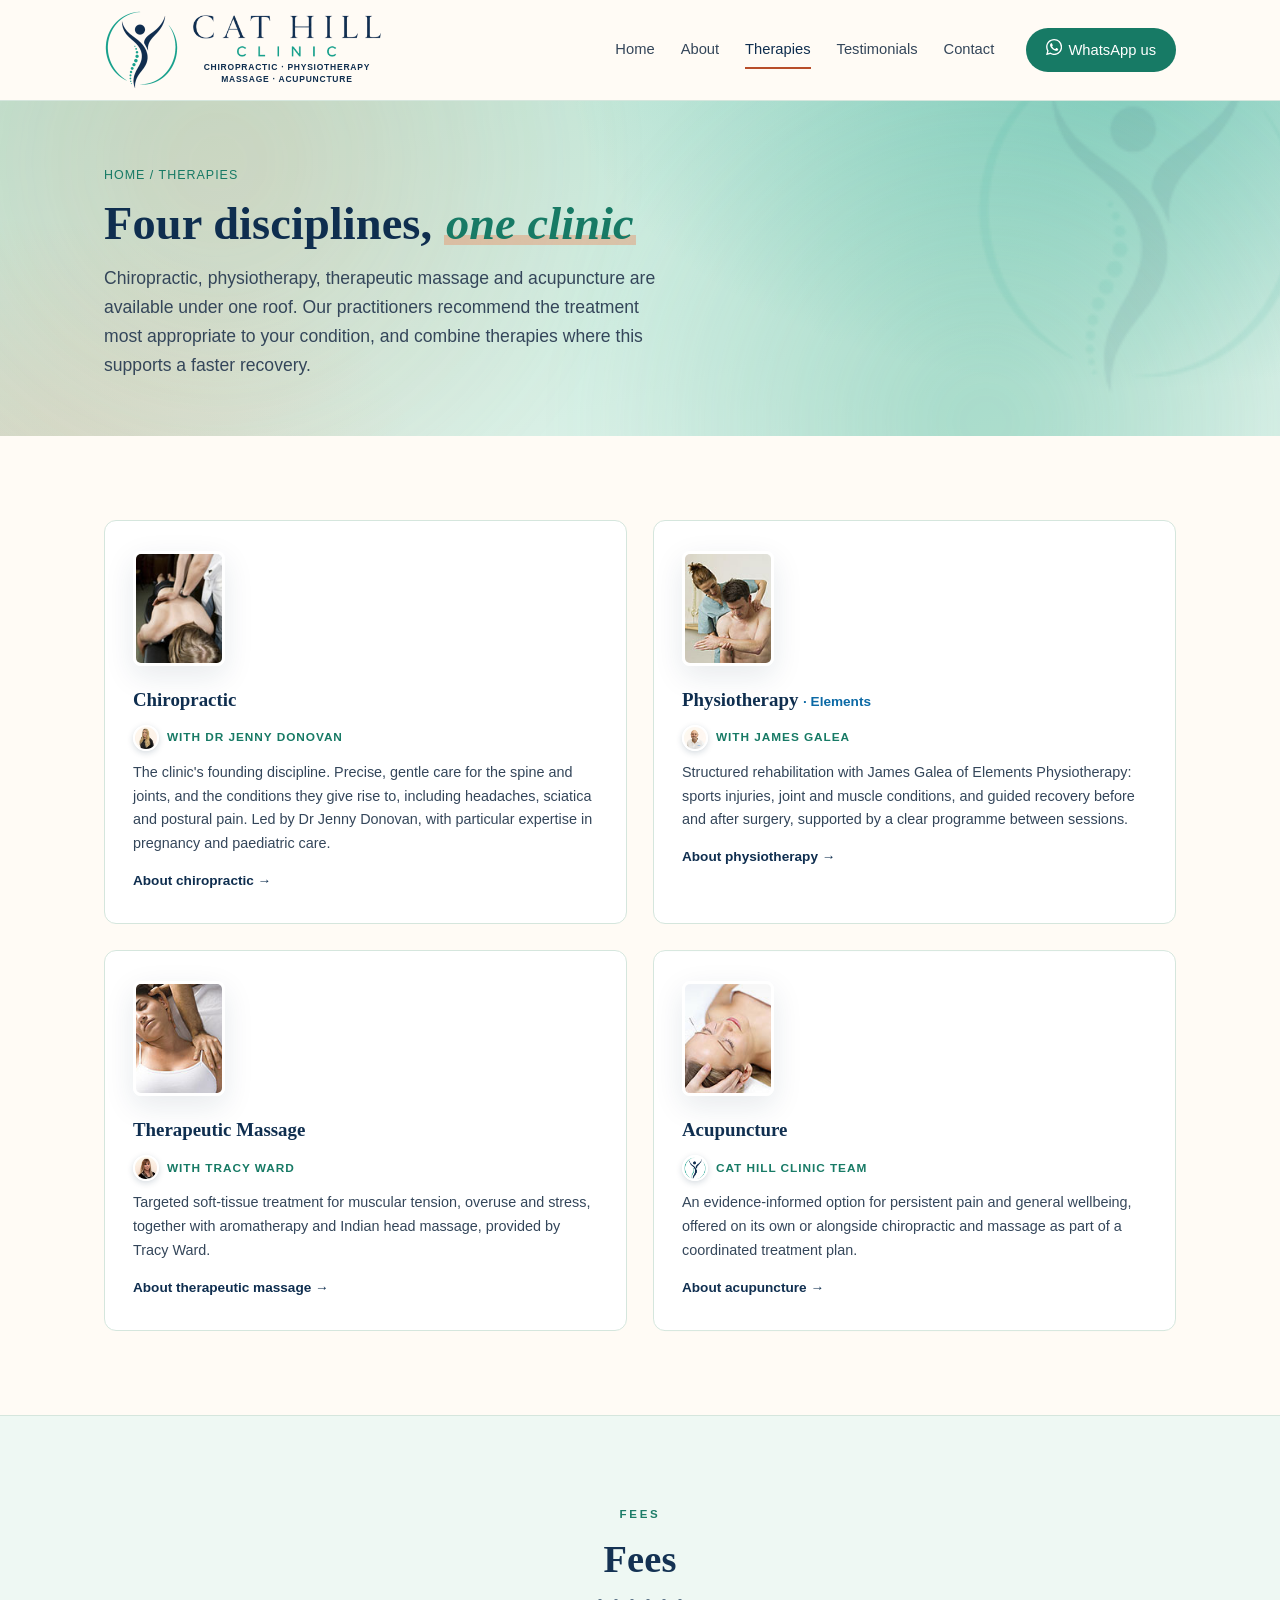
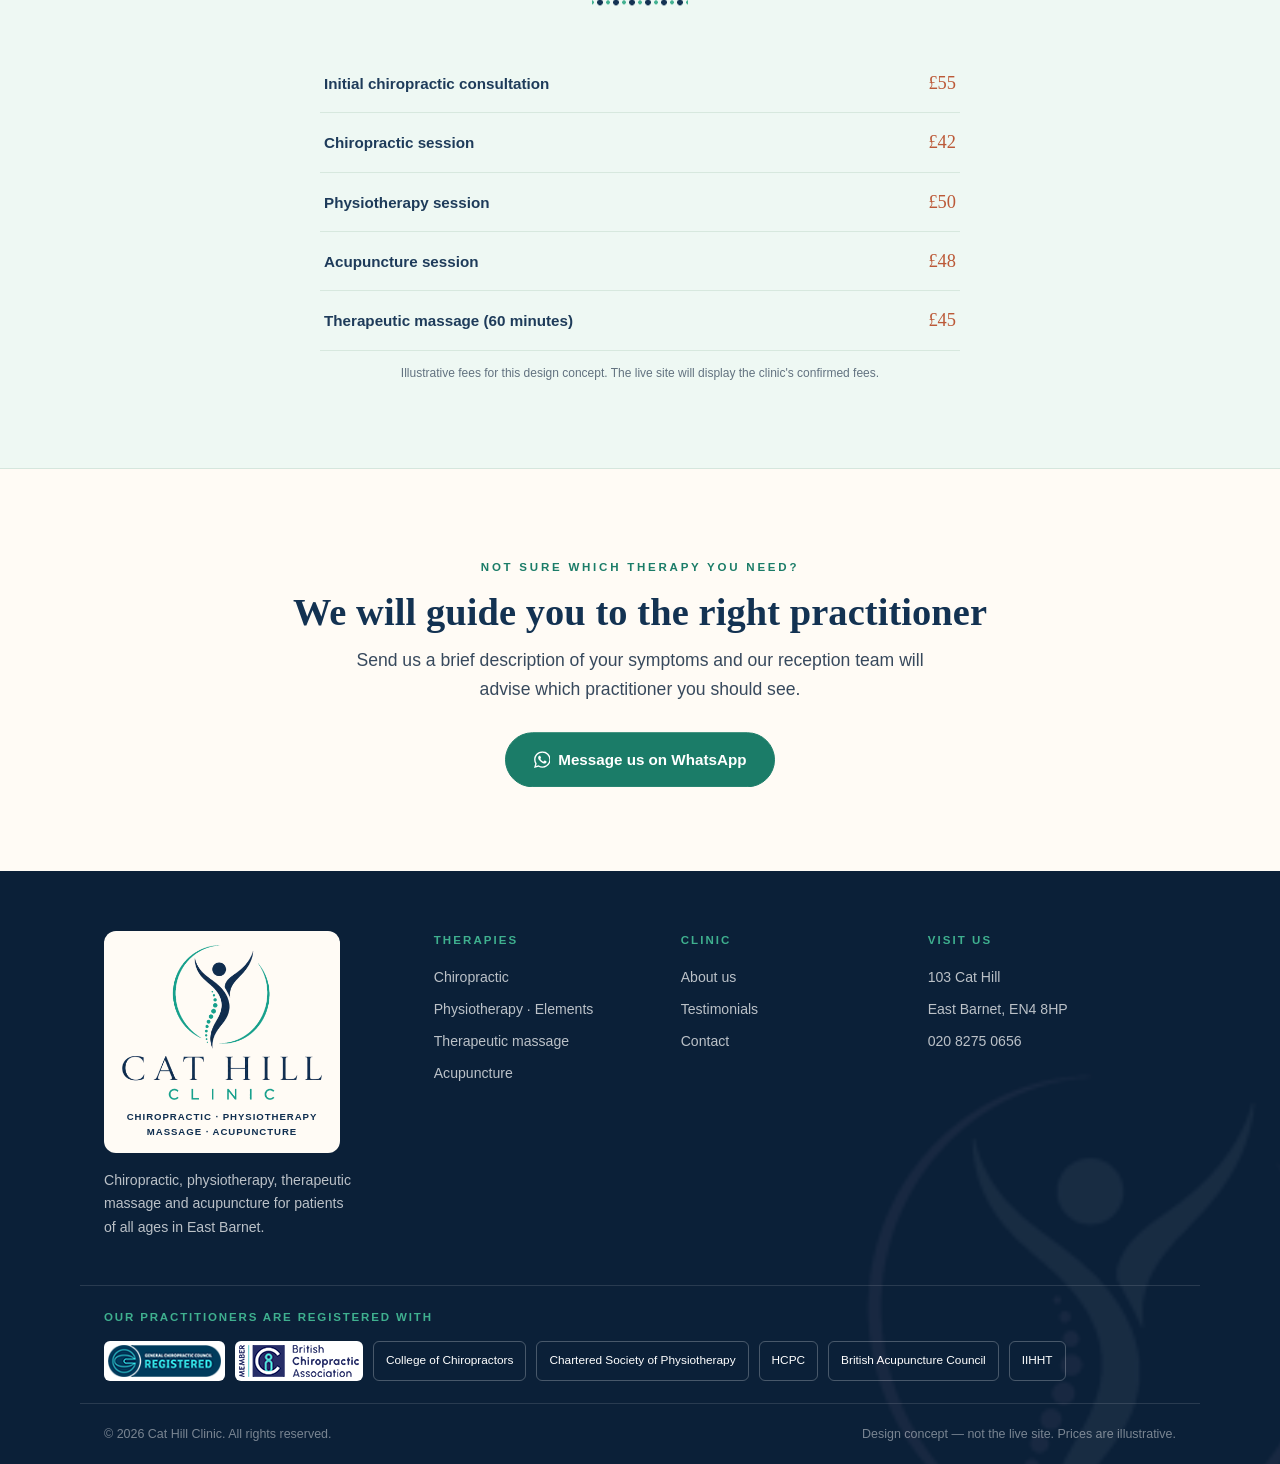
<file: therapies.html>
<!DOCTYPE html>
<html lang="en-GB">
<head>
<meta charset="UTF-8">
<meta name="viewport" content="width=device-width, initial-scale=1.0">
<title>Therapies — Cat Hill Clinic</title>
<meta name="description" content="Chiropractic, physiotherapy, therapeutic massage and acupuncture at Cat Hill Clinic, East Barnet.">
<link rel="icon" href="assets/logo-icon-v3.png">
<meta name="robots" content="noindex, nofollow">
<script>!function(d){if(matchMedia('(prefers-reduced-motion: reduce)').matches)return;d.classList.add('amp-motion');setTimeout(function(){if(!(window.AMPMotion&&AMPMotion.ready)){d.classList.remove('amp-motion');d.setAttribute('data-amp-gaveup','')}},3000)}(document.documentElement)</script>
<link rel="stylesheet" href="motion-kit/amp-motion.css">
<link rel="stylesheet" href="css/style.css">
</head>
<body>

<header class="site-header" data-motion-header>
  <div class="wrap header-in">
    <a class="brand" href="index.html">
      <img class="brand-icon" src="assets/logo-icon-v3.png" alt=""><span class="brand-text"><img class="brand-word" src="assets/logo-wordmark-v3.png" alt="Cat Hill Clinic"><span class="brand-tag" aria-hidden="true"><span>Chiropractic · Physiotherapy</span><span>Massage · Acupuncture</span></span></span>
    </a>
    <nav class="main-nav" id="nav" aria-label="Main navigation">
      <a href="index.html">Home</a>
      <a href="about.html">About</a>
      <a href="therapies.html" class="active">Therapies</a>
      <a href="testimonials.html">Testimonials</a>
      <a href="contact.html">Contact</a>
      <a data-wa="clinic" href="https://wa.me/447359086157?text=Hi%20Cat%20Hill%20Clinic%2C%20I%27d%20like%20to%20book%20an%20appointment" class="nav-cta" target="_blank" rel="noopener"><span class="wa-ic" aria-hidden="true"><svg viewBox="0 0 24 24" fill="currentColor" aria-hidden="true" focusable="false"><path d="M17.472 14.382c-.297-.149-1.758-.867-2.03-.967-.273-.099-.471-.148-.67.15-.197.297-.767.966-.94 1.164-.173.199-.347.223-.644.075-.297-.15-1.255-.463-2.39-1.475-.883-.788-1.48-1.761-1.653-2.059-.173-.297-.018-.458.13-.606.134-.133.298-.347.446-.52.149-.174.198-.298.298-.497.099-.198.05-.371-.025-.52-.075-.149-.669-1.612-.916-2.207-.242-.579-.487-.5-.669-.51-.173-.008-.371-.01-.57-.01-.198 0-.52.074-.792.372-.272.297-1.04 1.016-1.04 2.479 0 1.462 1.065 2.875 1.213 3.074.149.198 2.096 3.2 5.077 4.487.709.306 1.262.489 1.694.625.712.227 1.36.195 1.871.118.571-.085 1.758-.719 2.006-1.413.248-.694.248-1.289.173-1.413-.074-.124-.272-.198-.57-.347m-5.421 7.403h-.004a9.87 9.87 0 0 1-5.031-1.378l-.361-.214-3.741.982.998-3.648-.235-.374a9.86 9.86 0 0 1-1.51-5.26c.001-5.45 4.436-9.884 9.888-9.884 2.64 0 5.122 1.03 6.988 2.898a9.825 9.825 0 0 1 2.893 6.994c-.003 5.45-4.437 9.884-9.885 9.884m8.413-18.297A11.815 11.815 0 0 0 12.05 0C5.495 0 .16 5.335.157 11.892c0 2.096.547 4.142 1.588 5.945L.057 24l6.305-1.654a11.882 11.882 0 0 0 5.683 1.448h.005c6.554 0 11.89-5.335 11.893-11.893a11.821 11.821 0 0 0-3.48-8.413Z"/></svg></span>WhatsApp us</a>
    </nav>
    <button class="nav-toggle" aria-label="Menu" aria-expanded="false" aria-controls="nav"><span></span><span></span><span></span></button>
  </div>
</header>

<section class="page-hero" data-motion="wash">
  <div class="wrap">
    <div class="crumb"><a href="index.html">Home</a> / Therapies</div>
    <h1 data-motion="lines">Four disciplines, <span class="sea-i">one clinic</span></h1>
    <p class="lede">Chiropractic, physiotherapy, therapeutic massage and acupuncture are available under one roof. Our practitioners recommend the treatment most appropriate to your condition, and combine therapies where this supports a faster recovery.</p>
  </div>
</section>

<section class="section">
  <div class="wrap">
    <div class="grid-2">
      <a class="card therapy-card" data-motion="rise" href="chiropractic.html">
        <img class="t-photo" src="assets/chiropractic.jpg" alt="Chiropractic treatment">
        <h3>Chiropractic</h3>
        <span class="who"><img src="assets/jennifer2.jpg" alt="">with Dr Jenny Donovan</span>
        <p>The clinic's founding discipline. Precise, gentle care for the spine and joints, and the conditions they give rise to, including headaches, sciatica and postural pain. Led by Dr Jenny Donovan, with particular expertise in pregnancy and paediatric care.</p>
        <span class="more">About chiropractic →</span>
      </a>
      <a class="card therapy-card" data-motion="rise" href="elements-physiotherapy.html">
        <img class="t-photo" src="assets/general.jpg" alt="Physiotherapy session">
        <h3>Physiotherapy <span class="h3-sub">· Elements</span></h3>
        <span class="who"><img src="assets/jamesgalea.jpg" alt="">with James Galea</span>
        <p>Structured rehabilitation with James Galea of Elements Physiotherapy: sports injuries, joint and muscle conditions, and guided recovery before and after surgery, supported by a clear programme between sessions.</p>
        <span class="more">About physiotherapy →</span>
      </a>
      <a class="card therapy-card" data-motion="rise" href="massage.html">
        <img class="t-photo" src="assets/sports_massage.jpg" alt="Therapeutic massage">
        <h3>Therapeutic Massage</h3>
        <span class="who"><img src="assets/tracy.jpg" alt="">with Tracy Ward</span>
        <p>Targeted soft-tissue treatment for muscular tension, overuse and stress, together with aromatherapy and Indian head massage, provided by Tracy Ward.</p>
        <span class="more">About therapeutic massage →</span>
      </a>
      <a class="card therapy-card" data-motion="rise" href="acupuncture.html">
        <img class="t-photo" src="assets/acupuncture.jpg" alt="Acupuncture treatment">
        <h3>Acupuncture</h3>
        <span class="who"><img src="assets/logo-icon-v3.png" alt="">Cat Hill Clinic team</span>
        <p>An evidence-informed option for persistent pain and general wellbeing, offered on its own or alongside chiropractic and massage as part of a coordinated treatment plan.</p>
        <span class="more">About acupuncture →</span>
      </a>
    </div>
  </div>
</section>

<section class="section tint">
  <div class="wrap">
    <div class="section-head center" data-motion="rise">
      <span class="eyebrow">Fees</span>
      <h2>Fees</h2>
      <div class="spine-h"></div>
    </div>
    <ul class="price-list" data-motion="rise">
      <li><b>Initial chiropractic consultation</b><span class="p-amount">£55</span></li>
      <li><b>Chiropractic session</b><span class="p-amount">£42</span></li>
      <li><b>Physiotherapy session</b><span class="p-amount">£50</span></li>
      <li><b>Acupuncture session</b><span class="p-amount">£48</span></li>
      <li><b>Therapeutic massage (60 minutes)</b><span class="p-amount">£45</span></li>
    </ul>
    <p class="price-note">Illustrative fees for this design concept. The live site will display the clinic's confirmed fees.</p>
  </div>
</section>

<section class="section">
  <div class="wrap cta-final" data-motion="rise">
    <span class="eyebrow">Not sure which therapy you need?</span>
    <h2>We will guide you to the right practitioner</h2>
    <p class="lede">Send us a brief description of your symptoms and our reception team will advise which practitioner you should see.</p>
    <div class="cta-buttons">
      <a data-wa="clinic" href="https://wa.me/447359086157?text=Hi%20Cat%20Hill%20Clinic%2C%20I%27d%20like%20to%20book%20an%20appointment" class="btn btn-wa" target="_blank" rel="noopener"><span class="wa-ic" aria-hidden="true"><svg viewBox="0 0 24 24" fill="currentColor" aria-hidden="true" focusable="false"><path d="M17.472 14.382c-.297-.149-1.758-.867-2.03-.967-.273-.099-.471-.148-.67.15-.197.297-.767.966-.94 1.164-.173.199-.347.223-.644.075-.297-.15-1.255-.463-2.39-1.475-.883-.788-1.48-1.761-1.653-2.059-.173-.297-.018-.458.13-.606.134-.133.298-.347.446-.52.149-.174.198-.298.298-.497.099-.198.05-.371-.025-.52-.075-.149-.669-1.612-.916-2.207-.242-.579-.487-.5-.669-.51-.173-.008-.371-.01-.57-.01-.198 0-.52.074-.792.372-.272.297-1.04 1.016-1.04 2.479 0 1.462 1.065 2.875 1.213 3.074.149.198 2.096 3.2 5.077 4.487.709.306 1.262.489 1.694.625.712.227 1.36.195 1.871.118.571-.085 1.758-.719 2.006-1.413.248-.694.248-1.289.173-1.413-.074-.124-.272-.198-.57-.347m-5.421 7.403h-.004a9.87 9.87 0 0 1-5.031-1.378l-.361-.214-3.741.982.998-3.648-.235-.374a9.86 9.86 0 0 1-1.51-5.26c.001-5.45 4.436-9.884 9.888-9.884 2.64 0 5.122 1.03 6.988 2.898a9.825 9.825 0 0 1 2.893 6.994c-.003 5.45-4.437 9.884-9.885 9.884m8.413-18.297A11.815 11.815 0 0 0 12.05 0C5.495 0 .16 5.335.157 11.892c0 2.096.547 4.142 1.588 5.945L.057 24l6.305-1.654a11.882 11.882 0 0 0 5.683 1.448h.005c6.554 0 11.89-5.335 11.893-11.893a11.821 11.821 0 0 0-3.48-8.413Z"/></svg></span>Message us on WhatsApp</a>
    </div>
  </div>
</section>

<footer class="site-footer">
  <div class="wrap footer-in">
    <div class="footer-brand">
      <div class="footer-logo"><img src="assets/logo-stacked-v3.png" alt="Cat Hill Clinic"><span class="logo-tag"><span>Chiropractic · Physiotherapy</span><span class="lt-sep"> · </span><span>Massage · Acupuncture</span></span></div>
      <p>Chiropractic, physiotherapy, therapeutic massage and acupuncture for patients of all ages in East Barnet.</p>
    </div>
    <div>
      <h4>Therapies</h4>
      <ul>
        <li><a href="chiropractic.html">Chiropractic</a></li>
        <li><a href="elements-physiotherapy.html">Physiotherapy · Elements</a></li>
        <li><a href="massage.html">Therapeutic massage</a></li>
        <li><a href="acupuncture.html">Acupuncture</a></li>
      </ul>
    </div>
    <div>
      <h4>Clinic</h4>
      <ul>
        <li><a href="about.html">About us</a></li>
        <li><a href="testimonials.html">Testimonials</a></li>
        <li><a href="contact.html">Contact</a></li>
      </ul>
    </div>
    <div>
      <h4>Visit us</h4>
      <ul>
        <li>103 Cat Hill</li>
        <li>East Barnet, EN4 8HP</li>
        <li><a href="tel:02082750656">020 8275 0656</a></li>
      </ul>
    </div>
  </div>
  <div class="wrap footer-bodies" aria-label="Professional registrations">
    <span class="fb-label">Our practitioners are registered with</span>
    <ul>
      <li><img src="assets/GCC_logo.png" alt="General Chiropractic Council"></li>
      <li><img src="assets/BCA_logo.png" alt="British Chiropractic Association"></li>
      <li><span class="fb-chip">College of Chiropractors</span></li>
      <li><span class="fb-chip">Chartered Society of Physiotherapy</span></li>
      <li><span class="fb-chip">HCPC</span></li>
      <li><span class="fb-chip">British Acupuncture Council</span></li>
      <li><span class="fb-chip">IIHHT</span></li>
    </ul>
  </div>
  <div class="wrap footer-legal">
    <span>© 2026 Cat Hill Clinic. All rights reserved.</span>
    <span>Design concept — not the live site. Prices are illustrative.</span>
  </div>
</footer>

<div class="mobile-bar" aria-label="Quick contact">
  <a data-wa="clinic" href="https://wa.me/447359086157?text=Hi%20Cat%20Hill%20Clinic%2C%20I%27d%20like%20to%20book%20an%20appointment" class="btn btn-wa" target="_blank" rel="noopener"><span class="wa-ic" aria-hidden="true"><svg viewBox="0 0 24 24" fill="currentColor" aria-hidden="true" focusable="false"><path d="M17.472 14.382c-.297-.149-1.758-.867-2.03-.967-.273-.099-.471-.148-.67.15-.197.297-.767.966-.94 1.164-.173.199-.347.223-.644.075-.297-.15-1.255-.463-2.39-1.475-.883-.788-1.48-1.761-1.653-2.059-.173-.297-.018-.458.13-.606.134-.133.298-.347.446-.52.149-.174.198-.298.298-.497.099-.198.05-.371-.025-.52-.075-.149-.669-1.612-.916-2.207-.242-.579-.487-.5-.669-.51-.173-.008-.371-.01-.57-.01-.198 0-.52.074-.792.372-.272.297-1.04 1.016-1.04 2.479 0 1.462 1.065 2.875 1.213 3.074.149.198 2.096 3.2 5.077 4.487.709.306 1.262.489 1.694.625.712.227 1.36.195 1.871.118.571-.085 1.758-.719 2.006-1.413.248-.694.248-1.289.173-1.413-.074-.124-.272-.198-.57-.347m-5.421 7.403h-.004a9.87 9.87 0 0 1-5.031-1.378l-.361-.214-3.741.982.998-3.648-.235-.374a9.86 9.86 0 0 1-1.51-5.26c.001-5.45 4.436-9.884 9.888-9.884 2.64 0 5.122 1.03 6.988 2.898a9.825 9.825 0 0 1 2.893 6.994c-.003 5.45-4.437 9.884-9.885 9.884m8.413-18.297A11.815 11.815 0 0 0 12.05 0C5.495 0 .16 5.335.157 11.892c0 2.096.547 4.142 1.588 5.945L.057 24l6.305-1.654a11.882 11.882 0 0 0 5.683 1.448h.005c6.554 0 11.89-5.335 11.893-11.893a11.821 11.821 0 0 0-3.48-8.413Z"/></svg></span>WhatsApp</a>
  <a href="tel:02082750656" class="btn btn-outline"><span class="ic ic-phone" aria-hidden="true"><svg viewBox="0 0 24 24" fill="none" stroke="currentColor" stroke-width="1.8" stroke-linecap="round" stroke-linejoin="round" aria-hidden="true" focusable="false"><path d="M22 16.9v3a2 2 0 0 1-2.2 2 19.8 19.8 0 0 1-8.6-3.1 19.5 19.5 0 0 1-6-6A19.8 19.8 0 0 1 2.1 4.2 2 2 0 0 1 4.1 2h3a2 2 0 0 1 2 1.7c.1.9.4 1.8.7 2.7a2 2 0 0 1-.5 2.1L8 9.8a16 16 0 0 0 6 6l1.3-1.3a2 2 0 0 1 2.1-.4c.9.3 1.8.6 2.7.7a2 2 0 0 1 1.7 2z"/></svg></span>Call</a>
</div>

<script defer src="motion-kit/vendor/gsap.min.js"></script>
<script defer src="motion-kit/vendor/SplitText.min.js"></script>
<script defer src="motion-kit/vendor/DrawSVGPlugin.min.js"></script>
<script defer src="motion-kit/amp-motion.js"></script>
<script defer src="js/main.js"></script>
</body>
</html>
</file>
<file: motion-kit/amp-motion.css>
/*! AMP motion kit v1.1.0 · AMP London Group
   Start states apply ONLY under html.amp-motion (set by the head snippet, confirmed by
   amp-motion.js). No JS, reduced motion, or a kit that fails to load → everything is
   simply visible. Elements get .is-in when their entrance has finished. */

/* ---------- start states ---------- */

html.amp-motion [data-motion="rise"]:not([data-motion-stagger]):not(.is-in),
html.amp-motion [data-motion="rise"][data-motion-stagger] > :not(.is-in) {
  opacity: 0;
  transform: translateY(16px);
}

html.amp-motion [data-motion="unveil"]:not([data-motion-stagger]):not(.is-in),
html.amp-motion [data-motion="unveil"][data-motion-stagger] > :not(.is-in) {
  opacity: 0;
  transform: translateY(12px);
  clip-path: inset(10% 4% 10% 4% round 16px);
}

html.amp-motion [data-motion="lines"]:not(.is-in),
html.amp-motion [data-motion="draw"]:not(.is-in) { opacity: 0; }

/* CSS transitions on a site's cards would fight the tween; they come back with .is-in */
html.amp-motion [data-motion]:not(.is-in),
html.amp-motion [data-motion-stagger] > :not(.is-in) { transition: none !important; }

/* ---------- steps: unlit steps are dimmed, never hidden ---------- */

html.amp-motion [data-motion="steps"] > * { transition: opacity 0.6s ease; }
html.amp-motion [data-motion="steps"] > :not(.is-lit) { opacity: 0.42; }

/* ---------- wash: brand-colour light that drifts into place once, then rests ----------
   (layer injected by the kit; the drift waits, paused, until the section is on screen.
   Nothing loops: an endless animation costs CPU/GPU on every frame, for ever.) */

[data-motion="wash"] { position: relative; isolation: isolate; }
.amp-wash { position: absolute; inset: 0; overflow: hidden; z-index: 0; pointer-events: none; }
.amp-wash i {
  position: absolute;
  width: 70%;
  aspect-ratio: 1;
  border-radius: 50%;
  filter: blur(40px);
  opacity: 0.75;
  animation-duration: 9s;
  animation-timing-function: cubic-bezier(0.2, 0.7, 0.2, 1);
  animation-iteration-count: 1;
  animation-fill-mode: both;
  animation-play-state: paused;
}
[data-motion="wash"].is-washing .amp-wash i { animation-play-state: running; }
.amp-wash i:nth-child(1) {
  right: -12%; top: -38%;
  background: radial-gradient(circle, var(--wash-a, rgba(63, 176, 143, 0.55)) 0%, transparent 65%);
  animation-name: ampWashA;
}
.amp-wash i:nth-child(2) {
  left: -18%; bottom: -52%;
  background: radial-gradient(circle, var(--wash-b, rgba(238, 131, 84, 0.28)) 0%, transparent 65%);
  animation-name: ampWashB;
}
[data-motion="wash"] > :not(.amp-wash) { position: relative; z-index: 1; }

@keyframes ampWashA { from { transform: translate3d(14%, -12%, 0) scale(0.88); opacity: 0; } to { transform: none; opacity: 0.75; } }
@keyframes ampWashB { from { transform: translate3d(-12%, 12%, 0) scale(0.9); opacity: 0; } to { transform: none; opacity: 0.75; } }

/* ---------- nudge: one soft ring, once ---------- */

.amp-nudge { position: relative; }
.amp-nudge::after {
  content: "";
  position: absolute;
  inset: 0;
  border-radius: inherit;
  pointer-events: none;
  animation: ampNudge 1.4s cubic-bezier(0.2, 0.7, 0.2, 1) 1 both;
}
@keyframes ampNudge {
  from { box-shadow: 0 0 0 0 var(--motion-ring, rgba(23, 122, 101, 0.45)); }
  to { box-shadow: 0 0 0 16px transparent; }
}

/* ---------- belt and braces ---------- */

@media (prefers-reduced-motion: reduce) {
  .amp-wash i, .amp-nudge::after { animation: none !important; }
}
</file>
<file: css/style.css>
/* Cat Hill Clinic v2 — motion + colour upgrade (palette B "Vivid", 25 Sep 2026)
   Navy from the emblem, the emblem's sage grown into a vivid jade, apricot for warmth,
   section colour-blocking (mint / blush / navy). Motion: motion-kit/ (data-motion labels).
   Legacy token names (--sea, --mist, --honey, --sage…, --coral…) stay as aliases so
   older rules pick up the new palette without churn. */

:root {
  /* palette B */
  --navy: #0F2E4F;
  --navy-deep: #0B2038;
  --jade: #177A65;
  --jade-deep: #0F5E4E;
  --jade-light: #3FB08F;
  --mint: #DDF1E8;
  --mint-soft: #EEF8F3;
  --apricot: #EE8354;
  --apricot-deep: #B84E2A;
  --blush: #FCEBE2;
  --cream: #FFFBF5;

  /* legacy names → palette B */
  --sage: var(--jade-light);
  --sage-deep: var(--jade);
  --sage-tint: var(--mint);
  --sage-soft: var(--mint-soft);
  --coral: var(--apricot-deep);
  --coral-deep: var(--apricot-deep);
  --coral-soft: var(--blush);
  --wa: var(--jade);
  --wa-deep: var(--jade-deep);

  /* motion kit colours */
  --wash-a: rgba(63, 176, 143, 0.50);
  --wash-b: rgba(238, 131, 84, 0.26);
  --motion-ring: rgba(23, 122, 101, 0.45);
  --header-h: 88px;

  --ink: var(--navy);
  --sea: var(--sage-deep);
  --sea-deep: var(--navy);
  --mist: var(--sage-tint);
  --mist-soft: var(--sage-soft);
  --paper: var(--cream);
  --honey: var(--coral);
  --line: #D5E6DD;
  --body: #34465A;
  --shadow: 0 10px 30px rgba(15, 46, 79, 0.10);
  --shadow-lg: 0 22px 54px rgba(15, 46, 79, 0.16);
  --serif: Charter, "Bitstream Charter", "Iowan Old Style", Georgia, serif;
  --sans: -apple-system, BlinkMacSystemFont, "Segoe UI", Roboto, sans-serif;
}

* { margin: 0; padding: 0; box-sizing: border-box; }

html { scroll-behavior: smooth; }

body {
  font-family: var(--sans);
  color: var(--body);
  background: var(--paper);
  line-height: 1.65;
  font-size: 16px;
  -webkit-font-smoothing: antialiased;
}

img { max-width: 100%; display: block; }

a { color: inherit; }

:focus-visible { outline: 2px solid var(--coral); outline-offset: 3px; }

.wrap { max-width: 1120px; margin: 0 auto; padding: 0 24px; }

/* ---------- Typography ---------- */

h1, h2, h3.display {
  font-family: var(--serif);
  font-weight: 600;
  color: var(--ink);
  line-height: 1.12;
  letter-spacing: 0.1px;
  text-wrap: balance;
}

h1 { font-size: clamp(2.2rem, 4.8vw, 3.5rem); }
h2 { font-size: clamp(1.7rem, 3.2vw, 2.4rem); }

.eyebrow {
  display: inline-block;
  font-size: 0.72rem;
  font-weight: 700;
  letter-spacing: 0.24em;
  text-transform: uppercase;
  color: var(--jade);
  margin-bottom: 14px;
}

.lede { font-size: 1.1rem; max-width: 58ch; }

.sea-i { font-style: italic; color: var(--jade); background: linear-gradient(transparent 72%, rgba(238, 131, 84, 0.38) 72%, rgba(238, 131, 84, 0.38) 92%, transparent 92%); padding: 0 2px; -webkit-box-decoration-break: clone; box-decoration-break: clone; }

/* ---------- Spine motif ---------- */

.spine {
  width: 4px;
  background-image: radial-gradient(circle, var(--honey) 2.4px, transparent 3px);
  background-size: 4px 16px;
  background-repeat: repeat-y;
}

.spine-h {
  height: 6px;
  width: 96px;
  background-image: radial-gradient(circle, var(--navy) 2.6px, transparent 3.2px), radial-gradient(circle, var(--sage) 1.6px, transparent 2.2px);
  background-size: 16px 6px, 16px 6px;
  background-position: 0 0, 8px 0;
  background-repeat: repeat-x;
  margin: 18px 0 0;
}

/* ---------- Buttons ---------- */

.btn {
  display: inline-block;
  font-family: var(--sans);
  font-weight: 600;
  font-size: 0.95rem;
  padding: 14px 28px;
  border-radius: 999px;
  border: 1px solid transparent;
  text-decoration: none;
  cursor: pointer;
  transition: transform 0.18s ease, box-shadow 0.18s ease;
}

.btn:hover { transform: translateY(-1px); }

.btn-sea { background: var(--navy); color: #fff; }
.btn-sea:hover { box-shadow: 0 8px 22px rgba(16, 48, 80, 0.35); background: var(--navy-deep); }

.btn-outline { background: transparent; color: var(--navy); border-color: var(--navy); }
.btn-outline:hover { background: var(--sage-soft); }

.btn-honey { background: var(--coral); color: #fff; }
.btn-honey:hover { box-shadow: 0 8px 22px rgba(184, 78, 42, 0.35); background: #9E4122; }

/* ---------- Header ---------- */

.site-header {
  position: sticky;
  top: 0;
  z-index: 90;
  background: rgba(255, 251, 245, 0.92);
  backdrop-filter: blur(10px);
  border-bottom: 1px solid var(--line);
}

.header-in {
  display: flex;
  align-items: center;
  justify-content: space-between;
  gap: 20px;
  height: var(--header-h);
  transition: height 0.3s cubic-bezier(0.2, 0.8, 0.2, 1);
}
.site-header.is-scrolled { --header-h: 72px; box-shadow: 0 6px 24px rgba(15, 46, 79, 0.08); }

.brand { display: flex; align-items: center; gap: 12px; text-decoration: none; }

.brand img { height: 50px; width: auto; transition: height 0.3s cubic-bezier(0.2, 0.8, 0.2, 1); }
.brand .brand-icon { height: 68px; }
.brand .brand-word { height: 44px; }
.site-header.is-scrolled .brand-icon { height: 56px; }
.site-header.is-scrolled .brand-word { height: 36px; }
@media (max-width: 700px) {
  :root { --header-h: 78px; }
  .site-header.is-scrolled { --header-h: 66px; }
  .brand .brand-icon { height: 58px; } .brand .brand-word { height: 32px; }
  .site-header.is-scrolled .brand-icon { height: 48px; } .site-header.is-scrolled .brand-word { height: 27px; }
}
@media (max-width: 380px) { .brand .brand-word { height: 26px; } }

/* WhatsApp-first contact (Sept 2026 scope: no booking, no forms) */
.btn-wa { background: var(--wa); color: #fff; border: 1px solid var(--wa); display: inline-flex; align-items: center; justify-content: center; gap: 8px; }
.btn-wa:hover { background: var(--wa-deep); border-color: var(--wa-deep); color: #fff; box-shadow: 0 8px 22px rgba(23, 122, 101, 0.32); }
.wa-ic svg, .ic svg { width: 1.1em; height: 1.1em; display: block; }
.wa-ic { display: inline-flex; }
.nav-cta .wa-ic, .btn-wa .wa-ic { font-size: 1em; line-height: 1; }
.nav-cta .wa-ic { margin-right: 6px; }
.wa-card { background: #fff; border: 1px solid var(--line); border-radius: 14px; box-shadow: var(--shadow-lg); overflow: hidden; }
.wa-top { padding: 24px 26px 18px; border-bottom: 1px solid var(--line); background: var(--paper); }
.wa-top h3 { font-family: var(--serif); font-size: 1.25rem; color: var(--ink); margin: 0 0 8px; }
.wa-top p { margin: 0; font-size: 0.9rem; }
.wa-body { padding: 22px 26px 24px; display: flex; flex-direction: column; gap: 10px; }
.wa-body .btn { width: 100%; justify-content: center; text-align: center; }
.wa-note { margin: 6px 0 0; font-size: 0.78rem; opacity: 0.75; }
.wa-card-page .wa-top { padding: 30px 32px 20px; }
.wa-card-page .wa-body { padding: 26px 32px 30px; }

.brand-name {
  font-family: var(--serif);
  font-weight: 700;
  font-size: 1.15rem;
  color: var(--ink);
  line-height: 1.1;
}

.brand-name small {
  display: block;
  font-family: var(--sans);
  font-weight: 600;
  font-size: 0.58rem;
  letter-spacing: 0.26em;
  text-transform: uppercase;
  color: var(--sea);
}

.main-nav { display: flex; align-items: center; gap: 26px; }

.main-nav a {
  text-decoration: none;
  font-size: 0.92rem;
  font-weight: 500;
  color: var(--body);
  padding: 6px 0;
  border-bottom: 2px solid transparent;
  transition: color 0.15s ease, border-color 0.15s ease;
}

.main-nav a:hover { color: var(--sea-deep); }

.main-nav a.active { color: var(--ink); border-bottom-color: var(--coral); }

.main-nav a.nav-cta {
  margin-left: 6px;
  padding: 10px 20px;
  border-bottom: none;
  border-radius: 999px;
  background: var(--wa);
  color: #fff;
}

.main-nav a.nav-cta:hover { background: var(--wa-deep); color: #fff; }

.nav-toggle {
  display: none;
  position: relative;
  width: 44px; height: 44px;
  background: #fff;
  border: 1px solid var(--line);
  border-radius: 12px;
  cursor: pointer;
  color: var(--ink);
  transition: background 0.2s ease, border-color 0.2s ease;
}
.nav-toggle span {
  position: absolute; left: 12px; right: 12px;
  height: 2px; border-radius: 2px;
  background: var(--navy);
  transition: transform 0.28s cubic-bezier(0.4, 0, 0.2, 1), opacity 0.2s ease, top 0.28s cubic-bezier(0.4, 0, 0.2, 1);
}
.nav-toggle span:nth-child(1) { top: 14px; }
.nav-toggle span:nth-child(2) { top: 21px; }
.nav-toggle span:nth-child(3) { top: 28px; }
.nav-toggle.is-open { background: var(--sage-soft); border-color: var(--sage-tint); }
.nav-toggle.is-open span:nth-child(1) { top: 21px; transform: rotate(45deg); }
.nav-toggle.is-open span:nth-child(2) { opacity: 0; transform: scaleX(0.2); }
.nav-toggle.is-open span:nth-child(3) { top: 21px; transform: rotate(-45deg); }

/* ---------- Hero ---------- */

.hero {
  position: relative;
  background:
    radial-gradient(900px 520px at 90% -10%, rgba(63, 176, 143, 0.26) 0%, transparent 62%),
    radial-gradient(700px 420px at 0% 110%, rgba(238, 131, 84, 0.12) 0%, transparent 60%),
    linear-gradient(165deg, #E3F4EC 0%, var(--cream) 78%);
  overflow: hidden;
}

.hero::before, .page-hero::before, .site-footer::before {
  content: "";
  position: absolute;
  right: -60px;
  top: -40px;
  width: 520px;
  height: 520px;
  background: url("../assets/logo-icon-v3.png") no-repeat center / contain;
  opacity: 0.06;
  pointer-events: none;
  z-index: 1;
}
.page-hero::before { width: 360px; height: 360px; right: -40px; top: -60px; opacity: 0.07; }
.site-footer::before { opacity: 0.05; filter: invert(1) brightness(2); right: -80px; top: auto; bottom: -120px; }
.page-hero, .site-footer { position: relative; overflow: hidden; }
.page-hero .wrap, .site-footer .wrap { position: relative; }

.hero-in {
  position: relative;
  display: grid;
  grid-template-columns: 1.1fr 0.9fr;
  gap: 56px;
  align-items: center;
  padding-top: 80px;
  padding-bottom: 88px;
}

.hero-in.hero-solo { grid-template-columns: 1fr; max-width: 720px; }

.hero .lede { margin: 22px 0 30px; }

.hero-points { list-style: none; display: flex; flex-wrap: wrap; gap: 10px 26px; margin-top: 24px; }

.hero-points li { font-size: 0.88rem; display: flex; align-items: center; gap: 8px; }

.hero-points .tick { color: var(--sage-deep); font-weight: 700; }

/* accreditation strip */
.accred {
  display: flex;
  flex-wrap: wrap;
  align-items: center;
  gap: 18px;
  margin-top: 34px;
  padding-top: 22px;
  border-top: 1px solid var(--line);
}

.accred img { height: 40px; width: auto; }

.accred span { font-size: 0.78rem; color: var(--body); max-width: 30ch; }

/* ---------- Practitioner pair (home hero + contact) ---------- */

.pract-pair { display: grid; grid-template-columns: 1fr 1fr; gap: 16px; }

.pract-card {
  background: #fff;
  border: 1px solid var(--line);
  border-radius: 16px;
  padding: 26px 22px 22px;
  text-align: center;
  box-shadow: var(--shadow-lg);
  display: flex;
  flex-direction: column;
  align-items: center;
}

.pract-card img {
  width: 104px; height: 104px;
  border-radius: 50%;
  object-fit: cover; object-position: top;
  border: 4px solid #fff;
  box-shadow: 0 6px 18px rgba(16, 48, 80, 0.18);
  margin-bottom: 14px;
}

.pract-card .p-role { font-size: 0.68rem; font-weight: 700; letter-spacing: 0.16em; text-transform: uppercase; color: var(--coral); }
.pract-card h3 { font-family: var(--serif); font-size: 1.22rem; color: var(--ink); margin: 4px 0 6px; }
.pract-card p { font-size: 0.85rem; margin-bottom: 16px; flex: 1; }
.pract-card .btn { width: 100%; padding: 12px 16px; font-size: 0.9rem; }
.pract-card .p-sub { font-size: 0.72rem; margin-top: 8px; opacity: 0.75; }

.pract-pair-note { grid-column: 1 / -1; text-align: center; font-size: 0.82rem; margin-top: 4px; }
.pract-pair-note a { color: var(--navy); font-weight: 600; }

/* ---------- Trust strip ---------- */

.trust-strip { background: #fff; border-top: 1px solid var(--line); border-bottom: 1px solid var(--line); }
.trust-in { display: grid; grid-template-columns: repeat(4, 1fr); gap: 20px; padding: 22px 24px; }
.trust-in > div { display: flex; align-items: center; gap: 12px; font-size: 0.85rem; color: var(--body); line-height: 1.35; }
.trust-in b { display: block; font-family: var(--serif); font-size: 1.05rem; color: var(--ink); line-height: 1.2; margin-bottom: 2px; }
.trust-in .t-ic { width: 40px; height: 40px; border-radius: 50%; background: var(--sage-soft); border: 1px solid var(--sage-tint); display: flex; align-items: center; justify-content: center; font-size: 1.05rem; flex-shrink: 0; }
.trust-in .t-mono { background: var(--navy); border-color: var(--navy); color: #fff; font-family: var(--serif); font-size: 0.62rem; font-weight: 700; letter-spacing: 0.06em; }

/* ---------- Mobile sticky bar ---------- */

.mobile-bar {
  display: none;
  position: fixed;
  left: 0; right: 0; bottom: 0;
  z-index: 150;
  background: rgba(255, 251, 245, 0.96);
  backdrop-filter: blur(10px);
  border-top: 1px solid var(--line);
  padding: 10px 14px calc(10px + env(safe-area-inset-bottom));
  gap: 10px;
}
.mobile-bar .btn { flex: 1; padding: 12px 14px; font-size: 0.9rem; text-align: center; }

/* ---------- Page hero (inner pages) ---------- */

.page-hero {
  background:
    radial-gradient(900px 400px at 90% -20%, rgba(63, 176, 143, 0.24) 0%, transparent 60%),
    linear-gradient(165deg, #E3F4EC 0%, var(--mint-soft) 100%);
  border-bottom: 1px solid var(--line);
  padding: 64px 0 56px;
}

.page-hero h1 { font-size: clamp(2rem, 4vw, 2.9rem); }
.page-hero .lede { margin-top: 14px; }
.page-hero .crumb {
  font-size: 0.78rem;
  letter-spacing: 0.08em;
  text-transform: uppercase;
  color: var(--sage-deep);
  margin-bottom: 12px;
}
.page-hero .crumb a { color: var(--sage-deep); text-decoration: none; }
.page-hero .crumb a:hover { text-decoration: underline; }

/* ---------- Quiz card (signature) ---------- */

.quiz-card {
  background: #fff;
  border: 1px solid var(--line);
  border-radius: 14px;
  box-shadow: var(--shadow-lg);
  overflow: hidden;
}

.quiz-top {
  background: var(--sea-deep);
  color: #fff;
  padding: 18px 26px;
  display: flex;
  align-items: center;
  justify-content: space-between;
  gap: 12px;
}

.quiz-top h3 { font-family: var(--sans); font-size: 0.98rem; font-weight: 600; }

.quiz-badge {
  font-size: 0.62rem;
  font-weight: 700;
  letter-spacing: 0.16em;
  text-transform: uppercase;
  background: var(--honey);
  color: #3d2f10;
  padding: 4px 10px;
  border-radius: 999px;
  white-space: nowrap;
}

.quiz-body { padding: 24px 26px 26px; }

.quiz-progress { display: flex; gap: 6px; margin-bottom: 18px; }

.quiz-progress span {
  height: 4px; flex: 1; border-radius: 2px;
  background: var(--line);
}

.quiz-progress span.done { background: var(--sea); }

.quiz-q { font-family: var(--serif); font-size: 1.2rem; color: var(--ink); margin-bottom: 16px; }

.quiz-opts { display: grid; gap: 10px; }

.quiz-opt {
  text-align: left;
  font-family: var(--sans);
  font-size: 0.92rem;
  color: var(--body);
  background: var(--paper);
  border: 1px solid var(--line);
  border-radius: 10px;
  padding: 13px 16px;
  cursor: pointer;
  transition: border-color 0.15s ease, background 0.15s ease;
}

.quiz-opt:hover { border-color: var(--sea); background: var(--mist-soft); }

.quiz-back {
  background: none; border: none;
  font-family: var(--sans);
  font-size: 0.82rem;
  color: var(--body);
  cursor: pointer;
  text-decoration: underline;
  margin-top: 14px;
}

.quiz-note { margin-top: 14px; font-size: 0.72rem; color: var(--body); opacity: 0.75; }

/* quiz result */
.quiz-result { display: flex; gap: 18px; align-items: flex-start; }

.quiz-result img {
  width: 116px;
  border-radius: 10px;
  border: 3px solid #fff;
  box-shadow: var(--shadow);
  flex-shrink: 0;
}

.quiz-result .r-label {
  font-size: 0.7rem; font-weight: 700;
  letter-spacing: 0.16em; text-transform: uppercase;
  color: var(--sea);
}

.quiz-result h4 { font-family: var(--serif); font-size: 1.45rem; color: var(--ink); margin: 4px 0 8px; }

.quiz-result p { font-size: 0.88rem; margin-bottom: 10px; }

.quiz-result .r-price { font-size: 0.85rem; font-weight: 600; color: var(--sea-deep); margin-bottom: 14px; }

.quiz-actions { display: flex; gap: 10px; flex-wrap: wrap; align-items: center; }

/* ---------- Sections ---------- */

.section { padding: 84px 0; }

.section.tint { background: var(--mist-soft); border-top: 1px solid var(--line); border-bottom: 1px solid var(--line); }

.section.deep { background: linear-gradient(160deg, var(--navy) 0%, var(--navy-deep) 100%); }
.section.mint { background: var(--mint); }
.section.blush { background: var(--blush); }
.section.mint .card, .section.blush .card { border-color: transparent; }

.section.deep h2, .section.deep .quote-card blockquote { color: #fff; }
.section.deep .eyebrow { color: #7FD1B6; }
.section.deep .lede { color: rgba(255, 255, 255, 0.8); }

.section-head { max-width: 620px; margin-bottom: 48px; }

.section-head.center { margin-left: auto; margin-right: auto; text-align: center; }

.section-head.center .spine-h { margin-left: auto; margin-right: auto; }

.section-head h2 { margin-bottom: 12px; }

/* ---------- Cards ---------- */

.grid-2 { display: grid; grid-template-columns: 1fr 1fr; gap: 26px; }
.grid-3 { display: grid; grid-template-columns: repeat(3, 1fr); gap: 26px; }
.grid-4 { display: grid; grid-template-columns: repeat(4, 1fr); gap: 22px; }

.card {
  background: #fff;
  border: 1px solid var(--line);
  border-radius: 12px;
  padding: 30px 28px;
  transition: transform 0.2s ease, box-shadow 0.2s ease;
}

a.card { text-decoration: none; display: block; }

.card:hover { transform: translateY(-4px); box-shadow: var(--shadow); }

.card h3 { font-family: var(--serif); font-size: 1.18rem; color: var(--ink); margin-bottom: 8px; }

.card p { font-size: 0.9rem; }

.card .more { display: inline-block; margin-top: 14px; font-size: 0.85rem; font-weight: 600; color: var(--navy); }

/* who you'll see chip on therapy cards */
.card .who { display: inline-flex; align-items: center; gap: 8px; margin: 2px 0 10px; font-size: 0.74rem; font-weight: 700; letter-spacing: 0.08em; text-transform: uppercase; color: var(--sage-deep); }
.card .who img { width: 26px; height: 26px; border-radius: 50%; object-fit: cover; object-position: top; border: 2px solid #fff; box-shadow: 0 2px 6px rgba(16,48,80,0.18); }

/* therapy card with small real photo */
.therapy-card { display: flex; flex-direction: column; }

.therapy-card .t-photo {
  width: 92px; height: 115px;
  object-fit: cover;
  border-radius: 8px;
  border: 3px solid #fff;
  box-shadow: var(--shadow);
  margin-bottom: 18px;
}

/* ---------- Team ---------- */

.team-card {
  background: #fff;
  border: 1px solid var(--line);
  border-radius: 12px;
  padding: 30px 28px;
  display: flex;
  gap: 22px;
  align-items: flex-start;
}

.team-card img {
  width: 128px;
  border-radius: 10px;
  border: 3px solid #fff;
  box-shadow: var(--shadow);
  flex-shrink: 0;
}

.team-card h3 { font-family: var(--serif); font-size: 1.25rem; color: var(--ink); }

.team-card .t-role {
  font-size: 0.75rem; font-weight: 700;
  letter-spacing: 0.12em; text-transform: uppercase;
  color: var(--sage-deep);
  margin: 2px 0 10px;
}

.team-card p { font-size: 0.88rem; }

/* small centered team teaser */
.team-mini { text-align: center; }
.team-mini img {
  width: 108px;
  border-radius: 50%;
  aspect-ratio: 1;
  object-fit: cover;
  object-position: top;
  border: 4px solid #fff;
  box-shadow: var(--shadow);
  margin: 0 auto 14px;
}
.team-mini h3 { font-family: var(--serif); font-size: 1.05rem; color: var(--ink); }
.team-mini span { font-size: 0.78rem; color: var(--sage-deep); font-weight: 600; }

/* ---------- Testimonials ---------- */

.quote-card {
  background: #fff;
  border: 1px solid var(--line);
  border-radius: 12px;
  padding: 32px 30px;
}

.section.deep .quote-card { background: rgba(255, 255, 255, 0.06); border-color: rgba(255, 255, 255, 0.16); }

.quote-card .stars { color: var(--apricot); letter-spacing: 3px; margin-bottom: 12px; }
.quote-card .seen-by { display: inline-block; margin-top: 10px; font-size: 0.68rem; font-weight: 700; letter-spacing: 0.12em; text-transform: uppercase; color: var(--sage-deep); background: var(--sage-soft); border: 1px solid var(--sage-tint); padding: 4px 10px; border-radius: 999px; }
.section.deep .quote-card .seen-by { color: #7FD1B6; background: rgba(255,255,255,0.06); border-color: rgba(255,255,255,0.16); }

.quote-card blockquote {
  font-family: var(--serif);
  font-style: italic;
  font-size: 1.02rem;
  line-height: 1.55;
  color: var(--ink);
  margin-bottom: 16px;
}

.quote-card cite { font-style: normal; font-size: 0.85rem; }
.quote-card cite b { display: block; color: var(--ink); }
.section.deep .quote-card cite { color: rgba(255, 255, 255, 0.7); }
.section.deep .quote-card cite b { color: #fff; }

/* ---------- Info rows / visit panel ---------- */

.visit-panel {
  background: #fff;
  border: 1px solid var(--line);
  border-radius: 14px;
  box-shadow: var(--shadow);
  display: grid;
  grid-template-columns: 1fr 1fr 1fr;
}

.visit-panel > div { padding: 30px 28px; }

.visit-panel > div + div { border-left: 1px solid var(--line); }

.visit-panel h3 { font-family: var(--serif); font-size: 1.1rem; color: var(--ink); margin-bottom: 10px; }

.visit-panel p, .visit-panel li { font-size: 0.88rem; }

.visit-panel ul { list-style: none; }

.visit-panel li { display: flex; justify-content: space-between; gap: 10px; padding: 3px 0; }

/* ---------- Price table ---------- */

.price-list { max-width: 640px; margin: 0 auto; }

.price-list li {
  list-style: none;
  display: flex;
  justify-content: space-between;
  align-items: baseline;
  gap: 18px;
  padding: 14px 4px;
  border-bottom: 1px solid var(--line);
  font-size: 0.95rem;
}

.price-list li b { color: var(--ink); font-weight: 600; }

.price-list .p-amount { font-family: var(--serif); font-size: 1.15rem; color: var(--coral-deep); white-space: nowrap; }

.price-note { font-size: 0.75rem; text-align: center; margin-top: 14px; opacity: 0.75; }

/* ---------- Therapy detail layout ---------- */

.detail-grid {
  display: grid;
  grid-template-columns: 1fr 320px;
  gap: 48px;
  align-items: start;
}

.detail-grid .aside {
  background: #fff;
  border: 1px solid var(--line);
  border-radius: 12px;
  padding: 28px 26px;
  position: sticky;
  top: 100px;
}

.aside img.t-photo {
  width: 100%;
  max-width: 180px;
  border-radius: 10px;
  border: 3px solid #fff;
  box-shadow: var(--shadow);
  margin-bottom: 18px;
}

.aside h3 { font-family: var(--serif); font-size: 1.1rem; color: var(--ink); margin-bottom: 10px; }

.aside ul { list-style: none; margin-bottom: 18px; }

.aside li { font-size: 0.88rem; padding: 4px 0; display: flex; justify-content: space-between; gap: 10px; }
.aside li b { color: var(--coral-deep); }

/* practitioner card at the top of each therapy aside */
.pract { display: flex; align-items: center; gap: 16px; padding-bottom: 18px; margin-bottom: 18px; border-bottom: 1px solid var(--line); }
.pract img { width: 72px; height: 72px; border-radius: 50%; object-fit: cover; object-position: top; border: 3px solid #fff; box-shadow: var(--shadow); flex-shrink: 0; }
.pract b { display: block; font-family: var(--serif); font-size: 1.08rem; color: var(--ink); line-height: 1.2; }
.pract span { display: block; font-size: 0.72rem; font-weight: 700; letter-spacing: 0.1em; text-transform: uppercase; color: var(--sage-deep); margin-top: 4px; }
.pract small { display: block; font-size: 0.78rem; margin-top: 4px; }

.aside .btn { width: 100%; text-align: center; }

.check-list { list-style: none; margin: 18px 0; }

.check-list li { padding: 7px 0 7px 30px; position: relative; font-size: 0.95rem; }

.check-list li::before {
  content: "✓";
  position: absolute; left: 0;
  color: var(--sage-deep);
  font-weight: 700;
}

.prose h2 { margin: 34px 0 12px; font-size: 1.5rem; }
.prose h2:first-child { margin-top: 0; }
.prose p { margin-bottom: 14px; }

/* ---------- FAQ ---------- */

.faq { max-width: 760px; margin: 0 auto; }

.faq details {
  background: #fff;
  border: 1px solid var(--line);
  border-radius: 10px;
  margin-bottom: 12px;
  overflow: hidden;
}

.faq summary {
  padding: 17px 22px;
  font-weight: 600;
  font-size: 0.96rem;
  color: var(--ink);
  cursor: pointer;
  list-style: none;
  display: flex;
  justify-content: space-between;
  align-items: center;
  gap: 14px;
}

.faq summary::-webkit-details-marker { display: none; }

.faq summary::after { content: "+"; font-family: var(--serif); font-size: 1.3rem; color: var(--coral); flex-shrink: 0; }

.faq details[open] summary::after { content: "–"; }

.faq details[open] summary { border-bottom: 1px solid var(--line); }

.faq .faq-a { padding: 15px 22px 19px; font-size: 0.9rem; }

/* ---------- Forms ---------- */

.form-card {
  background: #fff;
  border: 1px solid var(--line);
  border-radius: 14px;
  padding: 36px;
  box-shadow: var(--shadow);
}

.form-field { margin-bottom: 18px; }

.form-field label {
  display: block;
  font-size: 0.72rem;
  font-weight: 700;
  letter-spacing: 0.12em;
  text-transform: uppercase;
  color: var(--sea-deep);
  margin-bottom: 7px;
}

.form-field input,
.form-field select,
.form-field textarea {
  width: 100%;
  padding: 12px 14px;
  font-family: var(--sans);
  font-size: 0.95rem;
  color: var(--ink);
  background: var(--paper);
  border: 1px solid var(--line);
  border-radius: 8px;
}

.form-field input:focus,
.form-field select:focus,
.form-field textarea:focus {
  border-color: var(--sea);
  outline: none;
  box-shadow: 0 0 0 3px rgba(46, 122, 120, 0.15);
}

.form-row { display: grid; grid-template-columns: 1fr 1fr; gap: 16px; }

.form-field textarea { min-height: 110px; resize: vertical; }

.form-success {
  display: none;
  background: var(--mist);
  border: 1px solid var(--sea);
  border-radius: 8px;
  padding: 16px 20px;
  font-size: 0.92rem;
  color: var(--ink);
  margin-top: 16px;
}

/* ---------- Contact info ---------- */

.info-list { list-style: none; }

.info-list li { display: flex; gap: 16px; margin-bottom: 22px; align-items: flex-start; }

.info-list .icon {
  width: 42px; height: 42px; flex-shrink: 0;
  border-radius: 10px;
  background: var(--sage-tint);
  color: var(--navy);
  display: flex; align-items: center; justify-content: center;
  font-size: 1.1rem;
}

.info-list b { display: block; font-size: 0.95rem; color: var(--ink); }

.info-list span, .info-list a { font-size: 0.9rem; }

.map-ph {
  height: 280px;
  border-radius: 12px;
  background:
    linear-gradient(rgba(238, 245, 244, 0.88), rgba(238, 245, 244, 0.88)),
    repeating-linear-gradient(0deg, transparent, transparent 26px, rgba(46, 122, 120, 0.25) 27px),
    repeating-linear-gradient(90deg, transparent, transparent 26px, rgba(46, 122, 120, 0.25) 27px);
  border: 1px solid var(--line);
  display: flex;
  align-items: center;
  justify-content: center;
  flex-direction: column;
  gap: 6px;
  font-size: 0.88rem;
}

.map-ph .pin { font-size: 1.7rem; }

/* ---------- CTA band ---------- */

.cta-final { text-align: center; }
.cta-final h2 { margin-bottom: 12px; }
.cta-final .lede { margin: 0 auto 28px; }
.cta-buttons { display: flex; gap: 14px; justify-content: center; flex-wrap: wrap; }

/* ---------- Footer ---------- */

.site-footer { background: var(--navy-deep); color: rgba(255, 255, 255, 0.72); }
.footer-logo { display: inline-block; background: var(--cream); border-radius: 12px; padding: 14px 18px; margin-bottom: 4px; }
.footer-logo img { width: 190px; height: auto; }

.footer-in {
  display: grid;
  grid-template-columns: 1.4fr 1fr 1fr 1.2fr;
  gap: 40px;
  padding-top: 60px;
  padding-bottom: 46px;
}

.footer-in h4 {
  font-size: 0.72rem;
  font-weight: 700;
  letter-spacing: 0.18em;
  text-transform: uppercase;
  color: var(--sage);
  margin-bottom: 16px;
}

.footer-in ul { list-style: none; }

.footer-in li { margin-bottom: 9px; font-size: 0.88rem; }

.footer-in a { color: rgba(255, 255, 255, 0.72); text-decoration: none; }
.footer-in a:hover { color: #fff; }

.footer-brand p { font-size: 0.88rem; max-width: 32ch; margin-top: 12px; }

.footer-accred { display: flex; gap: 14px; margin-top: 18px; }

.footer-accred img { height: 38px; width: auto; background: #fff; border-radius: 6px; padding: 4px; }

.footer-legal {
  border-top: 1px solid rgba(255, 255, 255, 0.12);
  padding-top: 20px;
  padding-bottom: 20px;
  display: flex;
  justify-content: space-between;
  gap: 16px;
  flex-wrap: wrap;
  font-size: 0.78rem;
  color: rgba(255, 255, 255, 0.45);
}

/* ---------- Chat widget ---------- */

.chat-fab {
  position: fixed;
  right: 24px;
  bottom: 24px;
  z-index: 200;
  width: 60px;
  height: 60px;
  border-radius: 50%;
  border: none;
  background: var(--sea);
  color: #fff;
  font-size: 1.5rem;
  cursor: pointer;
  box-shadow: 0 10px 26px rgba(31, 58, 61, 0.35);
  transition: transform 0.18s ease, background 0.18s ease;
  display: flex; align-items: center; justify-content: center;
}

.chat-fab:hover { transform: scale(1.07); background: var(--sea-deep); }

.chat-panel {
  position: fixed;
  right: 24px;
  bottom: 96px;
  z-index: 200;
  width: min(370px, calc(100vw - 32px));
  height: 500px;
  max-height: calc(100vh - 130px);
  background: #fff;
  border-radius: 14px;
  box-shadow: var(--shadow-lg);
  display: flex;
  flex-direction: column;
  overflow: hidden;
  opacity: 0;
  transform: translateY(14px) scale(0.98);
  pointer-events: none;
  transition: opacity 0.2s ease, transform 0.2s ease;
}

.chat-panel.open { opacity: 1; transform: none; pointer-events: auto; }

.chat-head {
  background: var(--sea-deep);
  color: #fff;
  padding: 16px 18px;
  display: flex;
  align-items: center;
  gap: 12px;
}

.chat-head .avatar {
  width: 38px; height: 38px;
  border-radius: 50%;
  background: var(--honey);
  color: #3d2f10;
  font-family: var(--serif);
  font-weight: 700;
  display: flex; align-items: center; justify-content: center;
}

.chat-head b { font-size: 0.95rem; display: block; line-height: 1.2; }

.chat-head span { font-size: 0.72rem; color: var(--mist); }

.chat-head .chat-close {
  margin-left: auto;
  background: none; border: none;
  color: rgba(255, 255, 255, 0.75);
  font-size: 1.2rem;
  cursor: pointer;
}

.chat-body { flex: 1; overflow-y: auto; padding: 18px 16px; background: var(--mist-soft); }

.msg { max-width: 84%; margin-bottom: 12px; padding: 11px 14px; border-radius: 12px; font-size: 0.88rem; line-height: 1.5; }

.msg.bot { background: #fff; border: 1px solid var(--line); border-bottom-left-radius: 3px; }

.msg.user { background: var(--sea); color: #fff; margin-left: auto; border-bottom-right-radius: 3px; }

.msg.typing span {
  display: inline-block; width: 7px; height: 7px; border-radius: 50%;
  background: var(--sea); margin-right: 3px;
  animation: blink 1.2s infinite;
}
.msg.typing span:nth-child(2) { animation-delay: 0.2s; }
.msg.typing span:nth-child(3) { animation-delay: 0.4s; }

@keyframes blink { 0%, 80%, 100% { opacity: 0.25; } 40% { opacity: 1; } }

.chat-chips { padding: 0 16px 10px; display: flex; flex-wrap: wrap; gap: 8px; background: var(--mist-soft); }

.chip {
  background: #fff;
  border: 1px solid var(--sea);
  color: var(--sea-deep);
  font-size: 0.76rem;
  font-weight: 600;
  padding: 7px 12px;
  border-radius: 999px;
  cursor: pointer;
  font-family: var(--sans);
  transition: background 0.15s ease;
}

.chip:hover { background: var(--mist); }

.chat-input { display: flex; gap: 8px; padding: 12px 14px; border-top: 1px solid var(--line); background: #fff; }

.chat-input input {
  flex: 1;
  border: 1px solid var(--line);
  border-radius: 999px;
  padding: 10px 16px;
  font-family: var(--sans);
  font-size: 0.88rem;
}

.chat-input input:focus { outline: none; border-color: var(--sea); }

.chat-input button {
  width: 42px; height: 42px;
  border-radius: 50%;
  border: none;
  background: var(--sea);
  color: #fff;
  font-size: 1rem;
  cursor: pointer;
}

/* ---------- Reveal ---------- */


@media (prefers-reduced-motion: reduce) {
  html { scroll-behavior: auto; }
  .btn, .card, .main-nav, .main-nav a, .nav-toggle span, .header-in, .brand img { transition: none; }
}

/* ---------- Responsive ---------- */

@media (max-width: 960px) {
  .hero-in { grid-template-columns: 1fr; gap: 44px; padding-top: 60px; padding-bottom: 68px; }
  .grid-3, .grid-4 { grid-template-columns: 1fr 1fr; }
  .detail-grid { grid-template-columns: 1fr; }
  .detail-grid .aside { position: static; order: -1; }
  .visit-panel { grid-template-columns: 1fr; }
  .visit-panel > div + div { border-left: none; border-top: 1px solid var(--line); }
  .footer-in { grid-template-columns: 1fr 1fr; }
  .hero::before { width: 380px; height: 380px; }
}

@media (max-width: 700px) {
  body { padding-bottom: 72px; }
  .mobile-bar { display: flex; }
  .pract-pair { grid-template-columns: 1fr; }
  .trust-in { grid-template-columns: 1fr; gap: 0; padding: 6px 24px; }
  .trust-in > div { font-size: 0.85rem; padding: 12px 0; border-bottom: 1px solid var(--line); }
  .trust-in > div:last-child { border-bottom: none; }
  .trust-in b { display: inline; font-size: 1rem; margin-right: 6px; }
  .trust-in b::after { content: " · "; color: var(--sage); }
  .main-nav {
    position: absolute;
    top: var(--header-h); left: 0; right: 0;
    display: flex;
    flex-direction: column;
    align-items: stretch;
    gap: 0;
    padding: 6px 16px 18px;
    background: var(--cream);
    border-bottom: 1px solid var(--line);
    box-shadow: 0 18px 40px rgba(16, 48, 80, 0.14);
    opacity: 0;
    transform: translateY(-10px);
    visibility: hidden;
    pointer-events: none;
    transition: opacity 0.22s ease, transform 0.26s cubic-bezier(0.2, 0.8, 0.2, 1), visibility 0s linear 0.26s;
  }
  .main-nav.open {
    opacity: 1;
    transform: none;
    visibility: visible;
    pointer-events: auto;
    transition: opacity 0.22s ease, transform 0.26s cubic-bezier(0.2, 0.8, 0.2, 1), visibility 0s;
  }
  .main-nav a {
    display: flex; align-items: center; justify-content: space-between;
    padding: 15px 6px;
    font-size: 1.05rem;
    font-weight: 500;
    color: var(--ink);
    border-bottom: 1px solid var(--line);
    border-radius: 0;
    opacity: 0;
    transform: translateY(-6px);
    transition: opacity 0.28s ease, transform 0.28s cubic-bezier(0.2, 0.8, 0.2, 1);
  }
  .main-nav a::after { content: "›"; font-family: var(--serif); font-size: 1.35rem; line-height: 1; color: var(--sage); }
  .main-nav a.active { color: var(--coral); border-bottom-color: var(--line); }
  .main-nav a.active::after { color: var(--coral); }
  .main-nav.open a { opacity: 1; transform: none; }
  .main-nav.open a:nth-child(1) { transition-delay: 0.05s; }
  .main-nav.open a:nth-child(2) { transition-delay: 0.09s; }
  .main-nav.open a:nth-child(3) { transition-delay: 0.13s; }
  .main-nav.open a:nth-child(4) { transition-delay: 0.17s; }
  .main-nav.open a:nth-child(5) { transition-delay: 0.21s; }
  .main-nav.open a:nth-child(6) { transition-delay: 0.26s; }
  .main-nav a.nav-cta {
    margin: 16px 0 0;
    padding: 14px 18px;
    justify-content: center;
    border-bottom: none;
    border-radius: 999px;
    color: #fff;
    font-size: 1rem;
  }
  .main-nav a.nav-cta::after { content: none; }
  .nav-toggle { display: block; }
  .grid-2, .grid-3, .grid-4, .form-row { grid-template-columns: 1fr; }
  .section { padding: 60px 0; }
  .quiz-result { flex-direction: column; }
  .team-card { flex-direction: column; }
}

/* ---------- v2: SVG icons (emoji retired) ---------- */
.btn { display: inline-flex; align-items: center; justify-content: center; gap: 8px; }
.ic { display: inline-flex; width: 1.15em; height: 1.15em; flex-shrink: 0; vertical-align: -0.18em; }
.ic svg { width: 100%; height: 100%; }
.visit-panel h3, .info-list b { display: flex; align-items: center; gap: 8px; }
.visit-panel h3 .ic { color: var(--jade); }
.info-list .icon .ic { width: 22px; height: 22px; color: var(--jade); }
.trust-in .t-ic svg { width: 20px; height: 20px; color: var(--jade); }
.trust-in .t-ic:not(.t-mono) { background: var(--mint); border-color: var(--mint); }

/* ---------- v2: hero spine stroke ---------- */
.hero-spine { display: block; width: 150px; height: 14px; margin: 22px 0 0; }
.hero .hero-points { margin-top: 16px; }

/* ---------- v2: therapy card hover ---------- */
.therapy-card .t-photo { transition: transform 0.4s cubic-bezier(0.2, 0.8, 0.2, 1); }
.therapy-card:hover .t-photo { transform: scale(1.05) rotate(-1.5deg); }
.card .more .arr { display: inline-block; transition: transform 0.25s ease; }
.card:hover .more .arr { transform: translateX(5px); }
.card:hover { box-shadow: 0 14px 34px rgba(23, 122, 101, 0.14); }

/* ---------- v2: clinic video frame ---------- */
.video-sec { background: linear-gradient(180deg, #FFFFFF 0%, var(--cream) 100%); }
.video-frame { max-width: 920px; margin: 0 auto; border-radius: 22px; overflow: hidden; box-shadow: var(--shadow-lg); }
.video-frame video { display: block; width: 100%; aspect-ratio: 16 / 9; background: var(--navy-deep); }
.video-poster {
  --wash-a: rgba(63, 176, 143, 0.60);
  --wash-b: rgba(238, 131, 84, 0.40);
  position: relative;
  aspect-ratio: 16 / 9;
  background:
    radial-gradient(60% 80% at 82% 12%, rgba(63, 176, 143, 0.45), transparent 70%),
    radial-gradient(45% 70% at 8% 100%, rgba(238, 131, 84, 0.28), transparent 70%),
    var(--navy);
  display: flex; flex-direction: column; align-items: center; justify-content: center; gap: 18px;
  color: #fff; text-align: center;
}
.video-poster::before {
  content: ""; position: absolute; right: -40px; bottom: -70px; width: 360px; height: 360px;
  background: url("../assets/logo-icon-v3.png") no-repeat center / contain;
  filter: brightness(0) invert(1); opacity: 0.07; z-index: 1; pointer-events: none;
}
.video-poster .play {
  width: 84px; height: 84px; border-radius: 50%;
  background: rgba(255, 255, 255, 0.14); border: 1px solid rgba(255, 255, 255, 0.45);
  backdrop-filter: blur(6px); display: grid; place-items: center; cursor: default;
  transition: transform 0.4s cubic-bezier(0.2, 0.8, 0.2, 1), background 0.3s ease;
}
.video-poster .play span { width: 0; height: 0; margin-left: 6px; border-left: 22px solid #fff; border-top: 14px solid transparent; border-bottom: 14px solid transparent; }
.video-frame:hover .play { transform: scale(1.06); background: rgba(255, 255, 255, 0.2); }
.video-poster figcaption b { display: block; font-family: var(--serif); font-size: clamp(1.3rem, 2.6vw, 1.9rem); font-weight: 600; }
.video-poster figcaption span { display: block; margin-top: 6px; font-size: 0.74rem; font-weight: 700; letter-spacing: 0.2em; text-transform: uppercase; color: #9FE0C8; }

/* ---------- v2: stars fill left to right when the card arrives ---------- */
.quote-card .stars span { display: inline-block; transition: color 0.3s ease; }
html.amp-motion .quote-card:not(.is-in) .stars span { color: rgba(238, 131, 84, 0.25); }
.quote-card .stars span:nth-child(2) { transition-delay: 0.08s; }
.quote-card .stars span:nth-child(3) { transition-delay: 0.16s; }
.quote-card .stars span:nth-child(4) { transition-delay: 0.24s; }
.quote-card .stars span:nth-child(5) { transition-delay: 0.32s; }

/* ---------- v2: first-visit steps (lit by default; dimmed only while the kit waits) ---------- */
.visit-steps { list-style: none; display: grid; grid-template-columns: repeat(3, 1fr); gap: 22px; margin: 0 0 40px; counter-reset: none; }
.visit-steps li { position: relative; background: #fff; border-radius: 18px; padding: 30px 26px 28px; box-shadow: 0 10px 28px rgba(184, 78, 42, 0.08); display: flex; flex-direction: column; gap: 14px; }
.visit-steps .n { width: 44px; height: 44px; border-radius: 50%; display: grid; place-items: center; font-family: var(--serif); font-size: 1.2rem; font-weight: 700; background: var(--jade); color: #fff; transition: background 0.5s ease, transform 0.5s cubic-bezier(0.2, 0.8, 0.2, 1); }
.visit-steps h3 { font-family: var(--serif); font-size: 1.2rem; color: var(--ink); margin-bottom: 6px; }
.visit-steps p { font-size: 0.92rem; }
html.amp-motion .visit-steps li:not(.is-lit) .n { background: #E7D5CB; transform: scale(0.92); }
.section.blush .visit-panel { box-shadow: 0 14px 40px rgba(184, 78, 42, 0.10); border-color: transparent; }

@media (max-width: 960px) { .visit-steps { grid-template-columns: 1fr; } }

/* ---------- v2: FAQs open smoothly (instant where unsupported, or with reduced motion) ---------- */
@media (prefers-reduced-motion: no-preference) {
  :root { interpolate-size: allow-keywords; }
  .faq details::details-content { height: 0; overflow: clip; transition: height 0.35s cubic-bezier(0.2, 0.8, 0.2, 1), content-visibility 0.35s allow-discrete; }
  .faq details[open]::details-content { height: auto; }
  .faq summary::after { transition: transform 0.3s ease; }
}
.faq summary:hover { color: var(--jade); }

/* ---------- v2: phones ---------- */
@media (max-width: 700px) {
  .video-poster { aspect-ratio: 4 / 3; }
  .video-poster .play { width: 68px; height: 68px; }
}

.h3-sub { font-family: var(--sans); font-size: 0.72em; font-weight: 600; color: #0B69A5; }
.team-mini span a, .pract-card p a { color: inherit; text-decoration-color: rgba(11, 105, 165, 0.45); text-underline-offset: 3px; }
.pract-card p a:hover, .team-mini span a:hover { color: #0B69A5; }

/* contrast: jade text sits on the mint band a shade deeper (AA) */
.section.mint .eyebrow, .section.mint .team-mini span { color: var(--jade-deep); }

/* ---------- v2: brand films (play once when seen, rest on the end card) ---------- */
.film { position: relative; background: var(--navy-deep); }
.film video { display: block; width: 100%; aspect-ratio: 16 / 9; background: var(--cream); }
.film-ui { position: absolute; right: 16px; bottom: 16px; display: flex; gap: 8px; }
.film-ui[hidden], .film-ui button[hidden] { display: none; }
.film-ui button {
  font: 600 0.85rem/1 var(--sans); color: #fff; cursor: pointer;
  background: rgba(11, 32, 56, 0.62); border: 1px solid rgba(255, 255, 255, 0.35);
  backdrop-filter: blur(8px); -webkit-backdrop-filter: blur(8px);
  padding: 10px 16px; border-radius: 999px; transition: background 0.2s ease;
}
.film-ui button:hover { background: rgba(11, 32, 56, 0.8); }
.film-ui .film-sound[aria-pressed="true"] { background: var(--jade); border-color: var(--jade); }

/* "Watch the introduction" link in the hero: scrolls to the film and plays it with sound */
.watch-link { display: inline-flex; align-items: center; gap: 10px; margin-top: 18px; font-weight: 600; font-size: 0.95rem; color: var(--navy); text-decoration: none; }
.watch-link svg { width: 30px; height: 30px; color: var(--jade); transition: transform 0.25s ease; }
.watch-link:hover svg { transform: scale(1.1); }
.watch-link:hover { color: var(--jade); }
.el .watch-link { color: var(--el-ink); } .el .watch-link svg { color: var(--el-blue); }

/* ---------- Jenny's changes, 8 Oct 2026 ----------
   Bolder banners, bigger logo (vivid turquoise-green, therapies line instead of "East Barnet · est. 1997"),
   simple home hero, Adam Leighton, registrations strip in the footer. */

:root { --header-h: 100px; --logo-teal: #17A08C; }
.site-header.is-scrolled { --header-h: 80px; }

/* bolder banners: a clear mint-to-turquoise band against the white page */
.hero, .page-hero {
  background:
    radial-gradient(900px 520px at 88% -10%, rgba(23, 160, 140, 0.40) 0%, transparent 62%),
    radial-gradient(700px 420px at 0% 110%, rgba(238, 131, 84, 0.18) 0%, transparent 60%),
    linear-gradient(165deg, #BDE5D5 0%, #D3EEE3 58%, #E6F5EE 100%);
}
.page-hero { border-bottom: none; }

/* header logo: bigger, with the therapies line under the wordmark */
.brand { gap: 14px; }
.brand .brand-icon { height: 80px; }
.brand-text { display: flex; flex-direction: column; align-items: flex-start; gap: 6px; }
.brand .brand-word { height: 40px; }
.brand-tag { font-size: 9.5px; font-weight: 700; letter-spacing: 0.1em; text-transform: uppercase; color: var(--navy); white-space: nowrap; line-height: 1; transition: opacity 0.3s ease; }
.site-header.is-scrolled .brand-icon { height: 62px; }
.site-header.is-scrolled .brand-word { height: 34px; }
@media (max-width: 1180px) { .brand-tag { display: none; } }
@media (max-width: 700px) {
  :root { --header-h: 84px; }
  .site-header.is-scrolled { --header-h: 70px; }
  .brand .brand-icon { height: 64px; } .brand .brand-word { height: 30px; }
  .site-header.is-scrolled .brand-icon { height: 52px; } .site-header.is-scrolled .brand-word { height: 26px; }
}
@media (max-width: 380px) { .brand .brand-word { height: 26px; } }

/* the logo's therapies line, wherever the full logo appears */
.logo-tag { display: block; font-size: 0.82rem; font-weight: 700; letter-spacing: 0.14em; text-transform: uppercase; color: var(--navy); text-wrap: balance; line-height: 1.5; }

/* simple home hero: big logo, slogan, two buttons. A photo (then the clinic film) slots in behind later. */
.hero-simple::before { display: none; }
.hero-simple .hero-center { position: relative; z-index: 2; display: flex; flex-direction: column; align-items: center; text-align: center; padding-top: 54px; padding-bottom: 70px; }
.hero-logo img { display: block; width: clamp(230px, 30vw, 350px); height: auto; margin: 0 auto; }
.hero-logo .logo-tag { margin-top: 16px; max-width: 34em; }
.hero-simple h1 { margin: 30px 0 28px; max-width: 18ch; }
.hero-simple .watch-link { margin-top: 22px; }
.hero-media { position: absolute; inset: 0; width: 100%; height: 100%; object-fit: cover; z-index: 0; }
.hero-simple:has(.hero-media)::after { content: ""; position: absolute; inset: 0; z-index: 1; background: linear-gradient(180deg, rgba(214, 238, 228, 0.88), rgba(230, 245, 238, 0.80)); }
@media (max-width: 700px) {
  .hero-simple .hero-center { padding-top: 40px; padding-bottom: 54px; }
  .hero-logo .logo-tag { font-size: 0.7rem; letter-spacing: 0.12em; max-width: 22em; }
}

/* practitioners without a photo yet */
.card .who .ini { width: 26px; height: 26px; border-radius: 50%; display: inline-grid; place-items: center; background: var(--logo-teal); color: #fff; font-size: 0.58rem; letter-spacing: 0.02em; border: 2px solid #fff; box-shadow: 0 2px 6px rgba(16,48,80,0.18); }
.ini-photo { display: grid; place-items: center; font-family: var(--serif); font-size: 2rem; letter-spacing: 0.04em; color: #fff; background: linear-gradient(150deg, var(--jade-light), var(--jade)); box-shadow: var(--shadow); }
.team-mini .ini-photo { width: 108px; aspect-ratio: 1; border-radius: 50%; border: 4px solid #fff; margin: 0 auto 14px; }
.team-card .ini-photo { width: 128px; aspect-ratio: 1; border-radius: 10px; border: 3px solid #fff; flex-shrink: 0; }
.team-grid { gap: 28px; }

/* about: longer bios */
.team-card p + p { margin-top: 9px; }
.team-card p.t-reg { margin-top: 12px; font-size: 0.8rem; font-weight: 600; color: var(--jade-deep); }
.team-card .t-role a { color: inherit; }

/* visiting: getting here + hours note */
.visit-panel .getting-here { margin-top: 12px; }
.visit-panel .getting-here li { display: block; position: relative; padding: 3px 0 3px 16px; }
.visit-panel .getting-here li::before { content: ""; position: absolute; left: 0; top: 0.75em; width: 6px; height: 6px; border-radius: 50%; background: var(--logo-teal); }
.hours-note { margin-top: 10px; font-size: 0.8rem; opacity: 0.85; }

/* footer: full logo with its therapies line, registrations strip at the bottom of every page */
.footer-logo { text-align: center; }
.footer-logo img { width: 200px; display: block; margin: 0 auto; }
.footer-logo .logo-tag { margin: 10px auto 0; max-width: 200px; font-size: 0.6rem; letter-spacing: 0.1em; }
.footer-bodies { border-top: 1px solid rgba(255, 255, 255, 0.12); padding-top: 22px; padding-bottom: 22px; display: flex; align-items: center; flex-wrap: wrap; gap: 14px 22px; }
.fb-label { font-size: 0.72rem; font-weight: 700; letter-spacing: 0.16em; text-transform: uppercase; color: var(--sage); }
.footer-bodies ul { list-style: none; display: flex; flex-wrap: wrap; align-items: center; gap: 10px; }
.footer-bodies img { display: block; height: 40px; width: auto; background: #fff; border-radius: 6px; padding: 4px; }
.fb-chip { display: inline-flex; align-items: center; height: 40px; padding: 0 12px; border: 1px solid rgba(255, 255, 255, 0.25); border-radius: 6px; font-size: 0.74rem; color: #fff; }
/* therapies line breaks cleanly into two pairs where it must wrap */
.logo-tag > span { white-space: nowrap; }
.hero-logo .logo-tag { max-width: none; }
.footer-logo .logo-tag .lt-sep { display: none; }
.footer-logo .logo-tag > span { display: block; }
@media (max-width: 560px) {
  .hero-logo .logo-tag .lt-sep { display: none; }
  .hero-logo .logo-tag > span { display: block; }
}
/* header: therapies line centred under the wordmark, in two balanced lines */
.brand-text { align-items: center; gap: 5px; }
.brand .brand-word { height: 42px; }
.brand-tag { font-size: 8.5px; letter-spacing: 0.09em; line-height: 1.4; text-align: center; }
.brand-tag > span { display: block; }
.site-header.is-scrolled .brand-word { height: 34px; }
</file>
<file: css/elements.css>
/* Elements Physiotherapy: James Galea's page inside the Cat Hill site.
   The Cat Hill header and footer stay; everything inside <main class="el"> switches to
   the Elements brand (from James's brand sheet, Sept 2026): blue #0B69A5 (wordmark),
   deep teal #146566, mint #6CC0B1, grey-green #6D908B, Open Sans. */

@font-face { font-family: "Open Sans"; src: url("../assets/fonts/open-sans-400.woff2") format("woff2"); font-weight: 400; font-style: normal; font-display: swap; }
@font-face { font-family: "Open Sans"; src: url("../assets/fonts/open-sans-600.woff2") format("woff2"); font-weight: 600; font-style: normal; font-display: swap; }
@font-face { font-family: "Open Sans"; src: url("../assets/fonts/open-sans-700.woff2") format("woff2"); font-weight: 700; font-style: normal; font-display: swap; }

/* Tokens live on <body> so the Cat Hill header, footer and phone bar on this page
   take Elements colours too. Every Cat Hill token is re-pointed to its Elements twin. */
body.brand-elements {
  --el-blue: #0B69A5;
  --el-blue-deep: #08507F;
  --el-teal: #146566;
  --el-mint: #6CC0B1;
  --el-grey: #6D908B;
  --el-grey-text: #4A6A65; /* grey-green deepened for small text (AA) */
  --el-tint: #EEF6F5;
  --el-ink: #0B3550;

  /* Cat Hill palette → Elements */
  --navy: var(--el-ink);
  --navy-deep: #082B42;
  --ink: var(--el-ink);
  --jade: var(--el-teal);
  --jade-deep: #0F4F50;
  --jade-light: var(--el-mint);
  --mint: var(--el-tint);
  --mint-soft: #F4F9FB;
  --apricot: var(--el-mint);
  --apricot-deep: var(--el-blue);
  --blush: var(--el-tint);
  --cream: #FFFFFF;
  --paper: #FFFFFF;
  --sage: var(--el-mint);
  --sage-deep: var(--el-teal);
  --sage-tint: var(--el-tint);
  --sage-soft: #F4F9FB;
  --coral: var(--el-blue);
  --coral-deep: var(--el-blue-deep);
  --honey: var(--el-blue);
  --wa: var(--el-blue);
  --wa-deep: var(--el-blue-deep);
  --line: #D6E6E8;
  --shadow: 0 10px 30px rgba(11, 53, 80, 0.10);
  --shadow-lg: 0 22px 54px rgba(11, 53, 80, 0.16);
  --wash-a: rgba(108, 192, 177, 0.42);
  --wash-b: rgba(11, 105, 165, 0.16);
  --motion-ring: rgba(11, 105, 165, 0.40);
  background: #FFFFFF;
}

/* site chrome on this page (these used fixed Cat Hill colours, not tokens) */
.brand-elements .site-header { background: rgba(255, 255, 255, 0.92); }
.brand-elements .mobile-bar { background: rgba(255, 255, 255, 0.96); }
.brand-elements .main-nav a:hover { color: var(--el-blue); }
.brand-elements .main-nav a.nav-cta:hover { color: #fff; }
.brand-elements .site-footer { background: linear-gradient(160deg, #0B3550 0%, #082B42 100%); }

.el {
  font-family: "Open Sans", var(--sans);
}
.el h1, .el h2, .el h3, .el .pract b { font-family: "Open Sans", var(--sans); font-weight: 600; letter-spacing: -0.01em; }
.el h2 { color: var(--el-ink); }
.el .eyebrow { color: var(--el-teal); }
.el .check-list li::before { color: var(--el-teal); }
.el .aside li b { color: var(--el-blue); }
.el .btn-outline { color: var(--el-blue); border-color: var(--el-blue); }
.el .btn-outline:hover { background: var(--el-tint); }
.el .btn-wa:hover { box-shadow: 0 8px 22px rgba(11, 105, 165, 0.30); }
.el .faq summary::after { color: var(--el-blue); }
.el .faq summary:hover { color: var(--el-blue); }

/* ---------- hero ---------- */
.el-hero {
  padding: 34px 0 72px;
  border-bottom: 1px solid var(--line);
  background:
    radial-gradient(800px 460px at 92% -10%, rgba(108, 192, 177, 0.26) 0%, transparent 62%),
    linear-gradient(180deg, #F1F8FA 0%, #FFFFFF 90%);
}
.el-hero .crumb { font-size: 0.78rem; letter-spacing: 0.08em; text-transform: uppercase; color: var(--el-teal); margin-bottom: 26px; }
.el-hero .crumb a { color: var(--el-teal); text-decoration: none; }
.el-hero .crumb a:hover { text-decoration: underline; }
.el-hero-in { display: grid; grid-template-columns: 280px 1fr; gap: 56px; align-items: center; }
.el-rings { width: 100%; max-width: 280px; height: auto; }
.el-rings circle { stroke-linecap: butt; }
.el-eyebrow { display: block; font-size: 0.72rem; font-weight: 700; letter-spacing: 0.22em; text-transform: uppercase; color: var(--el-teal); margin-bottom: 14px; }
.el-wordmark { font-size: clamp(2.3rem, 5.4vw, 4.1rem); line-height: 1.04; color: var(--el-blue); font-weight: 600; }
.el-lede { font-size: 1.08rem; max-width: 52ch; margin: 20px 0 28px; }
.el-ctas { justify-content: flex-start; }
.el-where { margin-top: 22px; font-size: 0.85rem; color: var(--el-grey-text); }

/* ---------- five elements ---------- */
.el-steps { list-style: none; display: grid; grid-template-columns: repeat(5, 1fr); gap: 16px; position: relative; }
.el-steps li { position: relative; padding: 26px 20px 24px; background: #fff; border: 1px solid var(--line); border-radius: 18px; border-top: 4px solid var(--el-mint); }
.el-steps li:nth-child(1) { border-top-color: var(--el-grey); }
.el-steps li:nth-child(2) { border-top-color: var(--el-mint); }
.el-steps li:nth-child(3) { border-top-color: var(--el-teal); }
.el-steps li:nth-child(4) { border-top-color: #3E8FB8; }
.el-steps li:nth-child(5) { border-top-color: var(--el-blue); }
.el-n { display: grid; place-items: center; width: 38px; height: 38px; border-radius: 50%; border: 2px solid currentColor; color: var(--el-blue); font-weight: 700; font-size: 0.95rem; margin-bottom: 14px; transition: background 0.5s ease, color 0.5s ease; }
.el-steps li.is-lit .el-n, .el-steps li .el-n { background: var(--el-blue); color: #fff; border-color: var(--el-blue); }
html.amp-motion .el-steps li:not(.is-lit) .el-n { background: transparent; color: #9DB5C4; border-color: #C9D8E0; }
.el-steps h3 { font-size: 1.1rem; color: var(--el-ink); margin-bottom: 6px; }
.el-steps p { font-size: 0.88rem; line-height: 1.55; }

/* ---------- what James treats ---------- */
.el-tint { background: var(--el-tint); border-top: 1px solid var(--line); border-bottom: 1px solid var(--line); }
.el-treats { display: grid; grid-template-columns: 1fr 1fr; gap: 56px; }
.el-treats h2 { font-size: 1.7rem; margin-bottom: 8px; }
.el-chips { list-style: none; display: flex; flex-wrap: wrap; gap: 10px; margin: 20px 0 18px; }
.el-chips li { background: #fff; border: 1px solid var(--line); border-radius: 999px; padding: 9px 16px; font-size: 0.9rem; font-weight: 600; color: var(--el-ink); }
.el-chips li::before { content: ""; display: inline-block; width: 8px; height: 8px; border-radius: 50%; background: var(--el-mint); margin-right: 9px; vertical-align: 1px; }
.el-note { font-size: 0.88rem; color: var(--el-grey-text); }

/* ---------- about + aside ---------- */
.el .prose .eyebrow { margin-bottom: 6px; }
.el .pract img { border-color: #fff; }

/* ---------- closing call to action ---------- */
.el-cta { background: linear-gradient(160deg, var(--el-blue) 0%, var(--el-teal) 100%); padding: 84px 0; color: #fff; }
.el-cta h2 { color: #fff; }
.el-cta .lede { color: rgba(255, 255, 255, 0.85); }
.el-cta .btn-wa { background: #fff; color: var(--el-blue); border-color: #fff; }
.el-cta .btn-wa:hover { background: #EAF4F8; color: var(--el-blue-deep); border-color: #EAF4F8; }
.el-cta .btn-outline { color: #fff; border-color: rgba(255, 255, 255, 0.7); }
.el-cta .btn-outline:hover { background: rgba(255, 255, 255, 0.1); }

/* ---------- responsive ---------- */
@media (max-width: 960px) {
  .el-steps { grid-template-columns: 1fr 1fr; }
  .el-steps li:nth-child(5) { grid-column: 1 / -1; }
  .el-treats { grid-template-columns: 1fr; gap: 36px; }
}
@media (max-width: 700px) {
  .el-hero-in { grid-template-columns: 1fr; gap: 26px; }
  .el-rings { max-width: 150px; }
  .el-steps { grid-template-columns: 1fr; }
  .el-cta { padding: 60px 0; }
}

/* James's page: the phone bar reaches James */
.el-bar .btn-wa { background: #0B69A5; border-color: #0B69A5; }
.el-bar .btn-outline { color: #0B69A5; border-color: #0B69A5; }

/* gentle rhythm now the page background is white */
.el-elements { background: linear-gradient(180deg, #FFFFFF 0%, #F4F9FB 100%); }

/* ---------- Elements logo in the site header + footer (this page only) ---------- */
.el-brand { gap: 12px; }
.el-brand-rings { width: 58px; height: 58px; flex-shrink: 0; transition: width 0.3s cubic-bezier(0.2, 0.8, 0.2, 1), height 0.3s cubic-bezier(0.2, 0.8, 0.2, 1); }
.el-bw { display: flex; flex-direction: column; font-family: "Open Sans", var(--sans); color: var(--el-blue); line-height: 1.02; }
.el-bw b { font-weight: 600; font-size: 1.28rem; letter-spacing: -0.01em; }
.el-bw small { margin-top: 5px; font-size: 0.6rem; font-weight: 700; letter-spacing: 0.2em; text-transform: uppercase; color: var(--el-teal); }
.site-header.is-scrolled .el-brand-rings { width: 48px; height: 48px; }
.el-footer-logo { display: inline-flex; align-items: center; gap: 12px; padding: 16px 20px; text-decoration: none; }
.el-foot-rings { width: 56px; height: 56px; }
.el-footer-logo .el-bw b { font-size: 1.15rem; }
@media (max-width: 700px) {
  .el-brand-rings { width: 46px; height: 46px; }
  .site-header.is-scrolled .el-brand-rings { width: 40px; height: 40px; }
  .el-bw b { font-size: 1.05rem; }
  .el-bw small { font-size: 0.54rem; }
}

/* footer watermark: Elements rings instead of the Cat Hill emblem */
.brand-elements .site-footer::before { background-image: url("../assets/elements-icon.svg"); filter: brightness(0) invert(1); opacity: 0.06; }

/* ---------- bigger Elements logo in the header (26 Sep) ---------- */
.el-brand-rings { width: 72px; height: 72px; }
.el-brand .el-bw b { font-size: 1.55rem; }
.el-brand .el-bw small { font-size: 0.66rem; margin-top: 6px; }
.el-brand .el-bw { transform-origin: left center; transition: transform 0.3s cubic-bezier(0.2, 0.8, 0.2, 1); }
.site-header.is-scrolled .el-brand-rings { width: 56px; height: 56px; }
.site-header.is-scrolled .el-brand .el-bw { transform: scale(0.84); }
@media (max-width: 700px) {
  .el-brand-rings { width: 56px; height: 56px; }
  .el-brand .el-bw b { font-size: 1.2rem; }
  .el-brand .el-bw small { font-size: 0.56rem; }
  .site-header.is-scrolled .el-brand-rings { width: 46px; height: 46px; }
}
@media (prefers-reduced-motion: reduce) { .el-brand .el-bw { transition: none; } }

/* Elements film section */
.el-film { background: #fff; }
.el .film-ui .film-sound[aria-pressed="true"] { background: var(--el-blue); border-color: var(--el-blue); }
</file>
